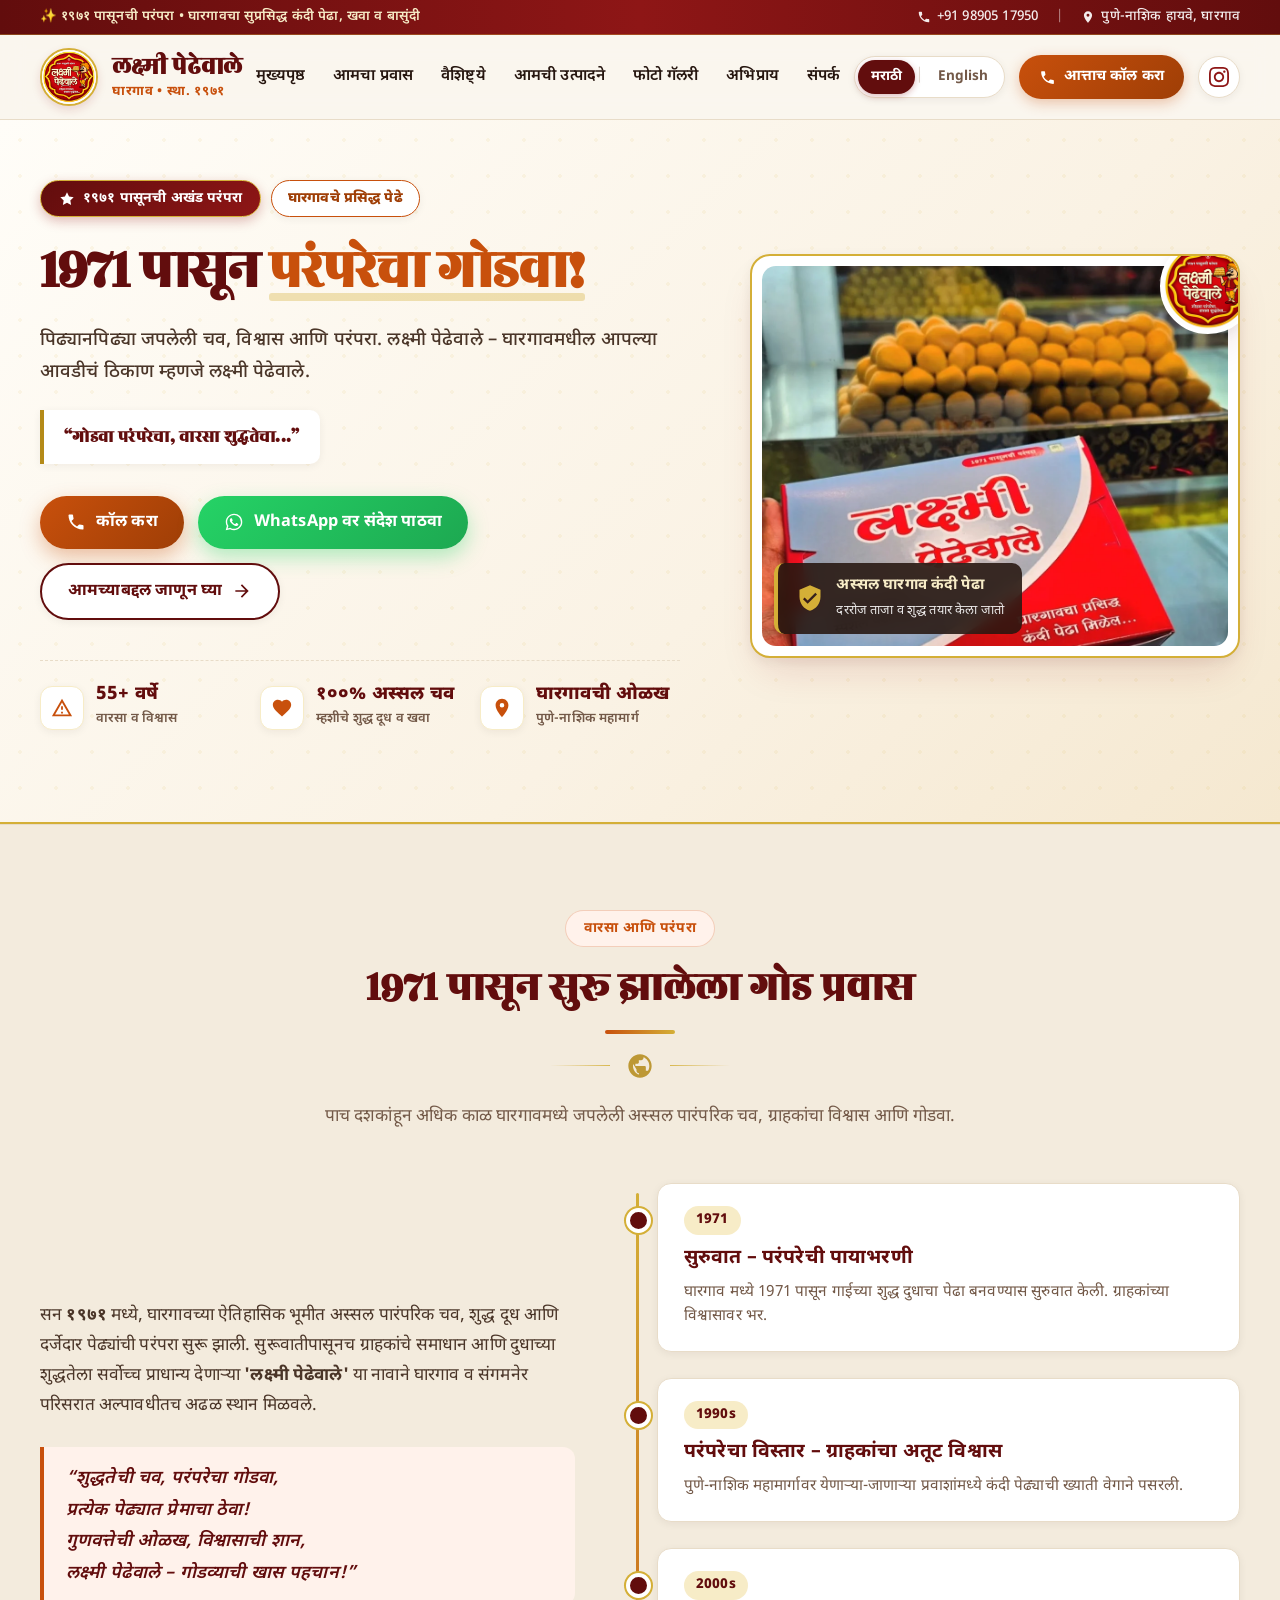
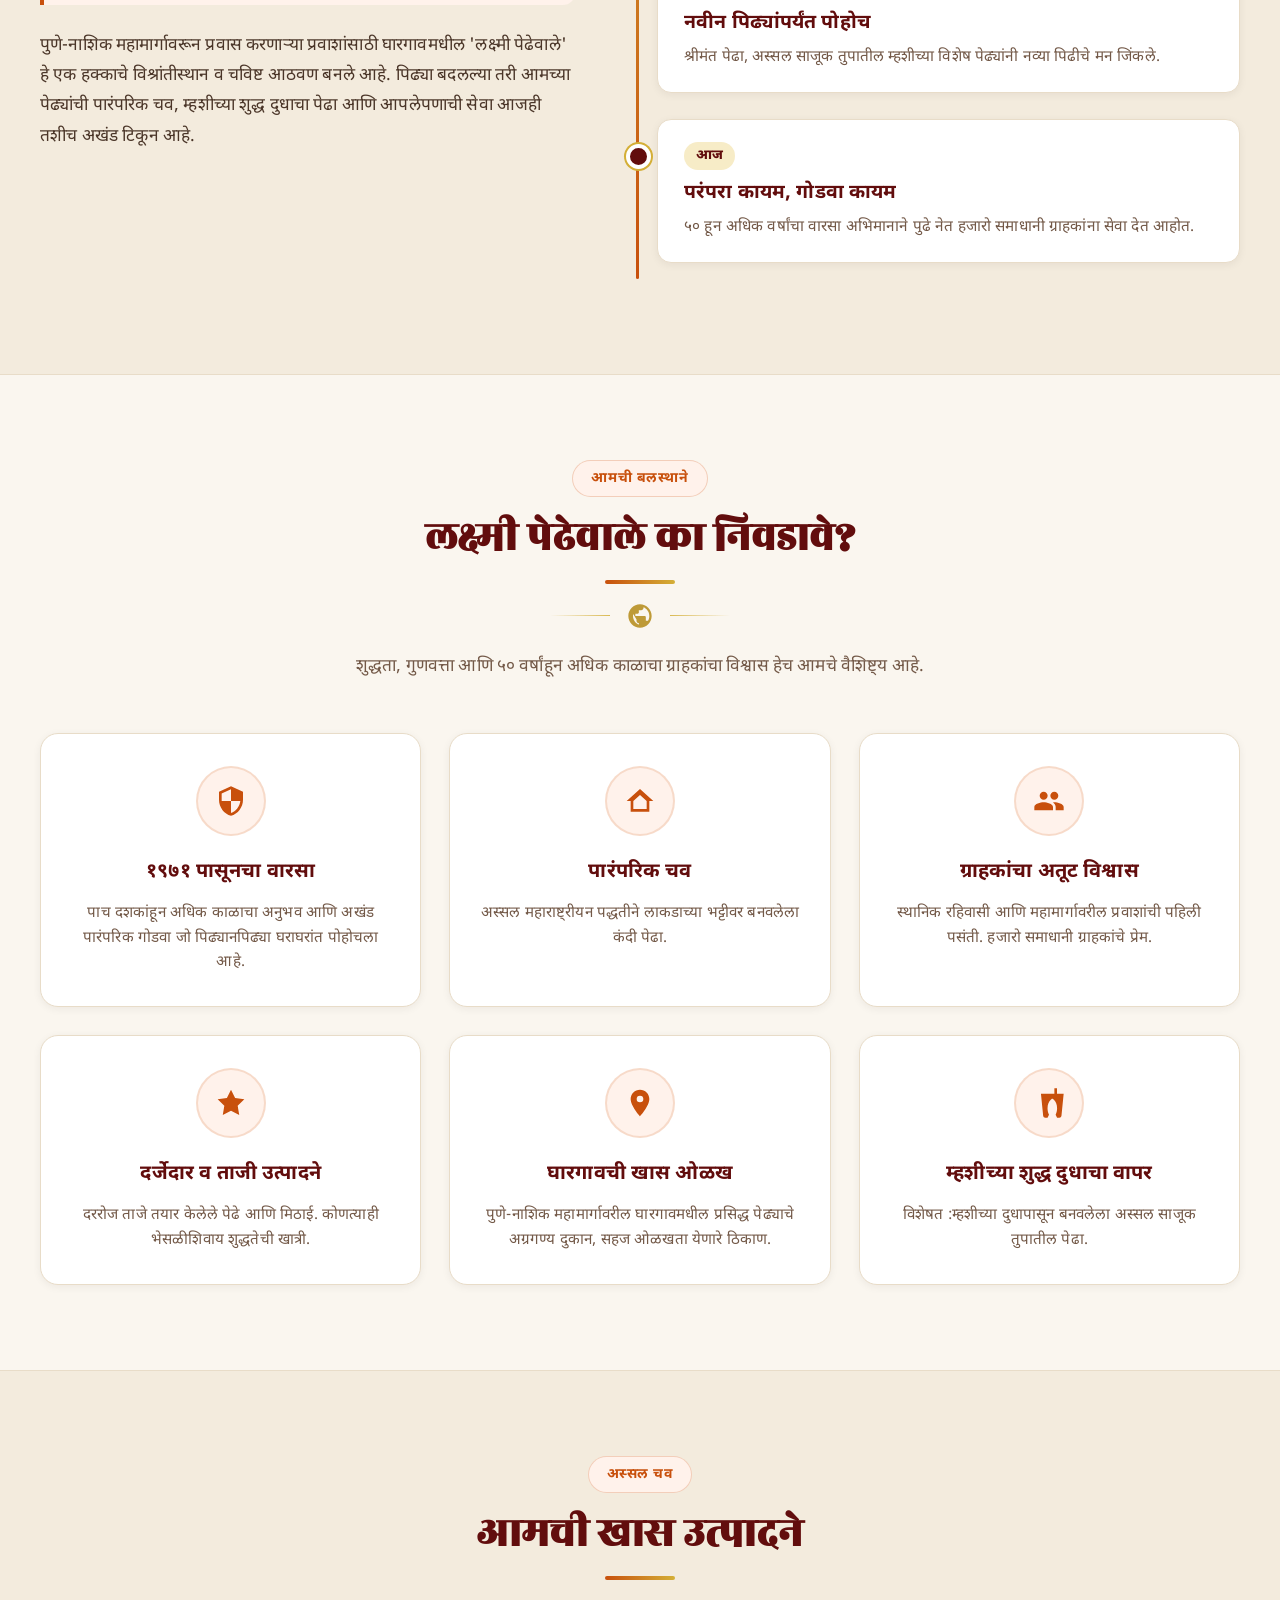
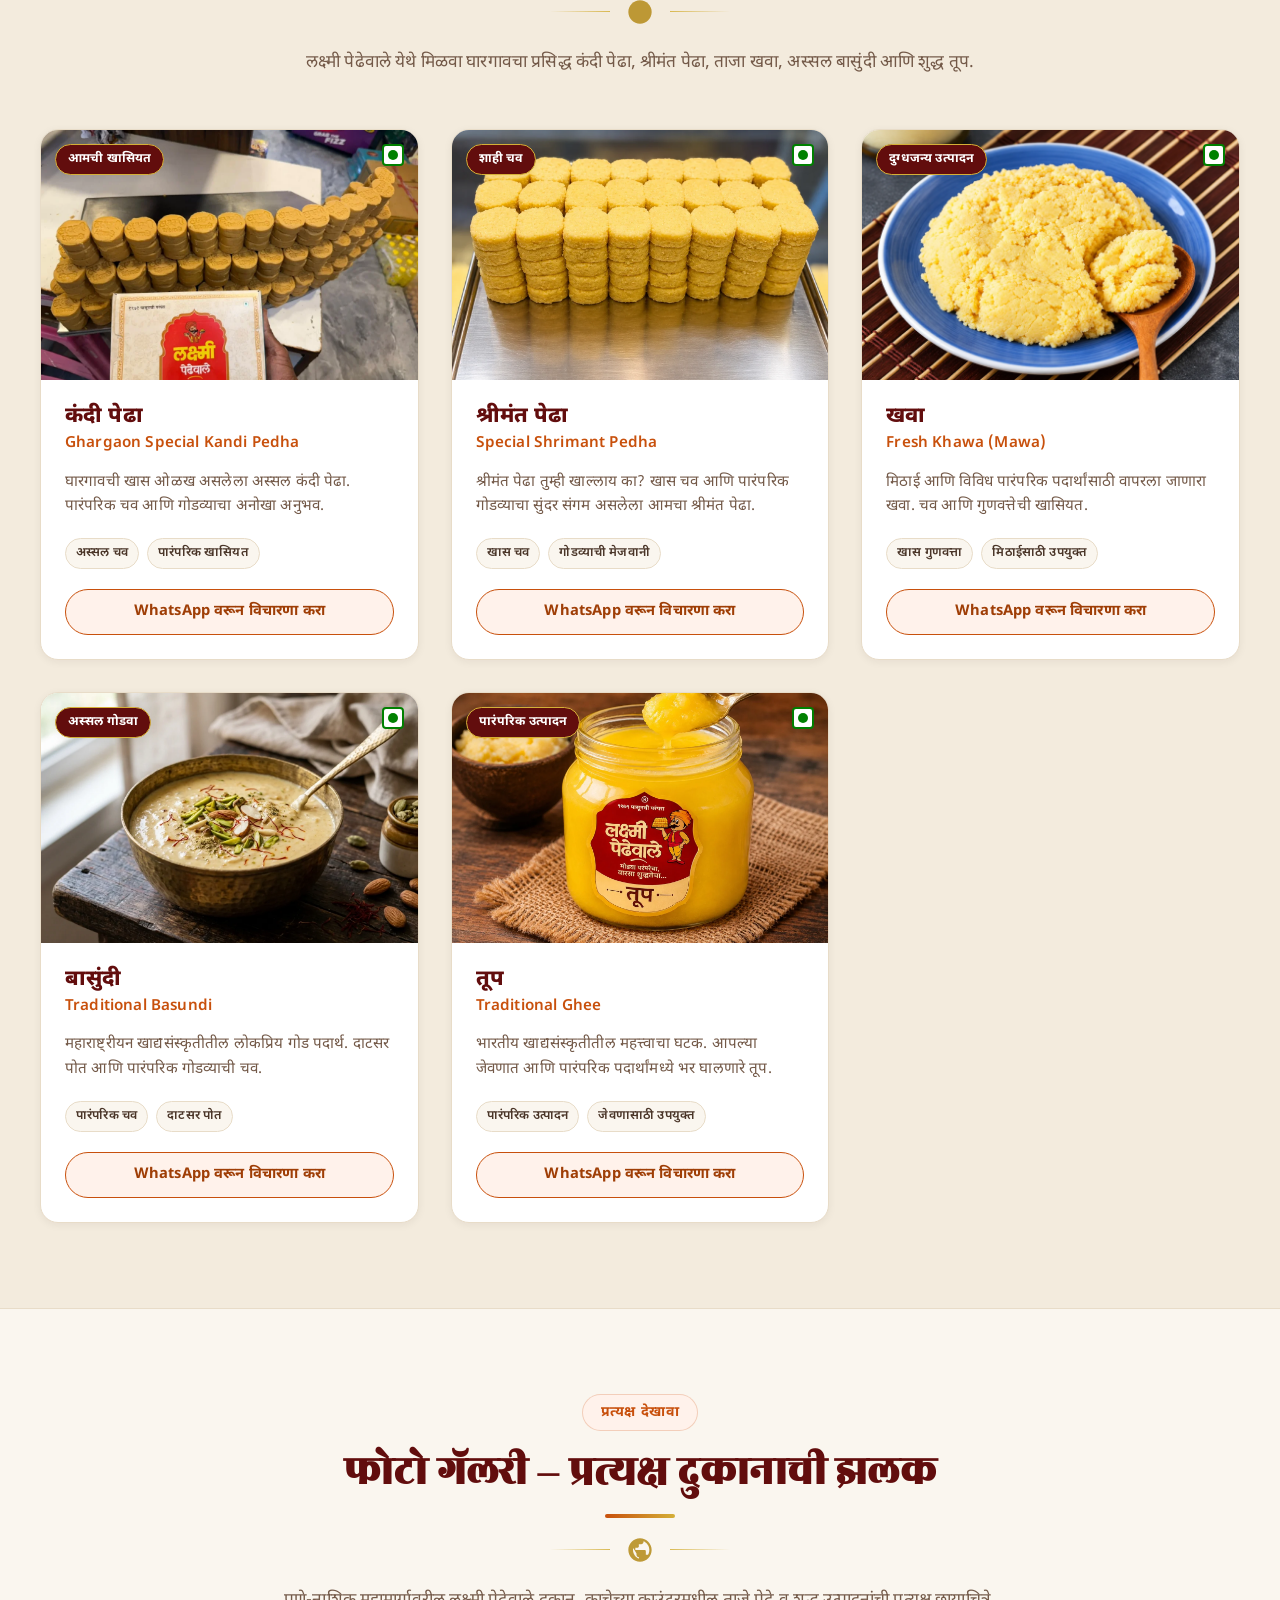
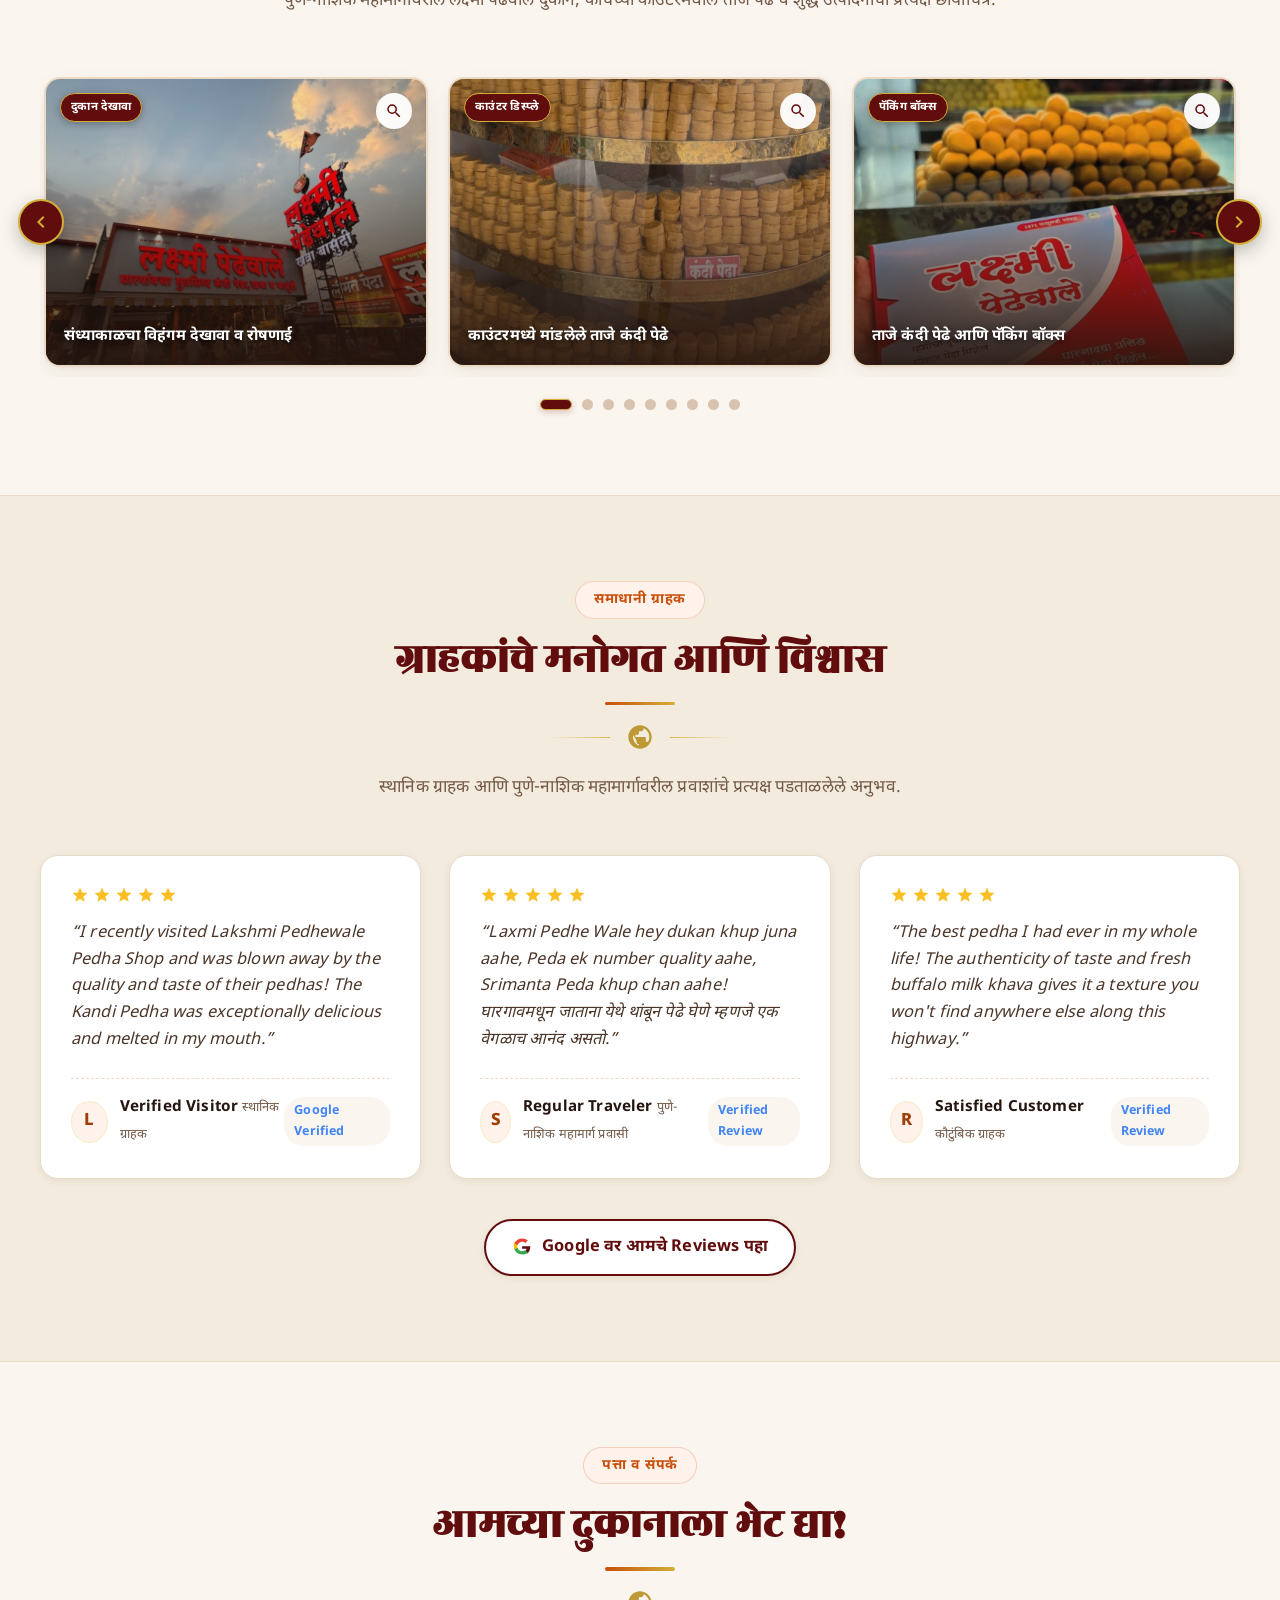
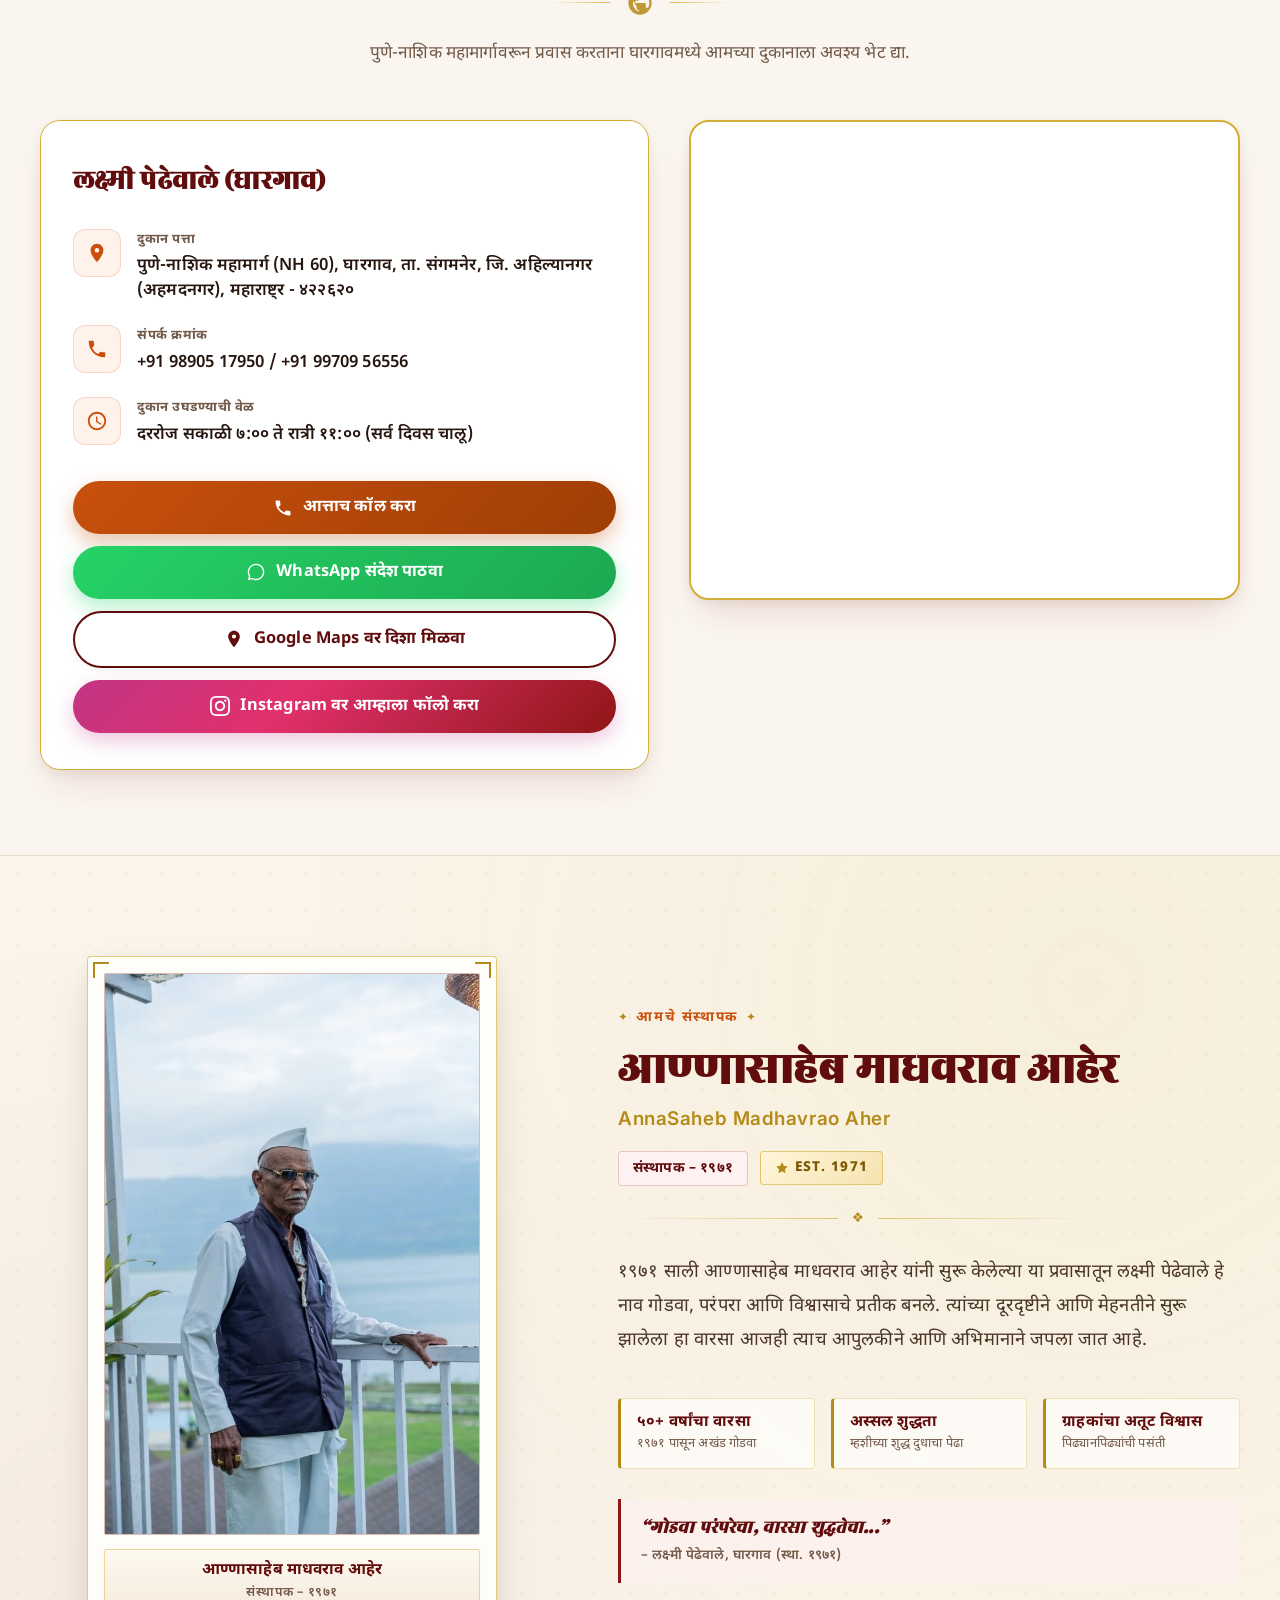
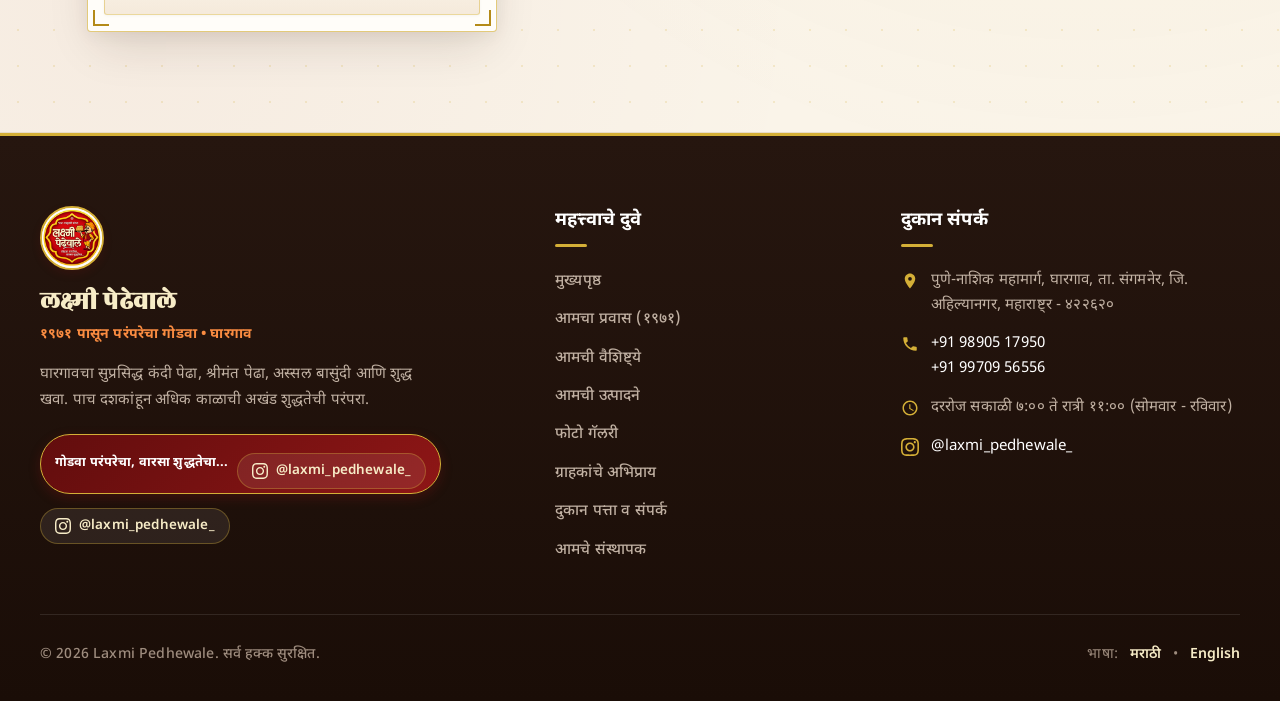
<file: index.html>
<!DOCTYPE html>
<html lang="mr" dir="ltr">

<head>
  <meta charset="UTF-8">
  <meta name="viewport" content="width=device-width, initial-scale=1.0">
  <title data-mr="लक्ष्मी पेढेवाले घारगाव | १९७१ पासूनचे प्रसिद्ध कंदी पेढे | संगमनेर, अहिल्यानगर"
    data-en="Laxmi Pedhewale Ghargaon | Famous Kandi Pedha Since 1971 | Sangamner, Ahilyanagar">लक्ष्मी पेढेवाले घारगाव
    | १९७१ पासूनचे प्रसिद्ध कंदी पेढे | संगमनेर, अहिल्यानगर</title>

  <!-- Primary SEO Meta Tags -->
  <meta name="description"
    content="लक्ष्मी पेढेवाले (Laxmi Pedhewale) – १९७१ पासून घारगाव, संगमनेर (पुणे-नाशिक हायवे) येथील सुप्रसिद्ध कंदी पेढे, म्हशीच्या दुधाचे स्पेशल पेढे, श्रीमंत पेढा, अस्सल बासुंदी आणि शुद्ध खवा. दर्जेदार पारंपरिक चव!">
  <meta name="author" content="Laxmi Pedhewale">
  <meta name="robots" content="index, follow">
  <link rel="canonical" href="https://www.laxmipedhewale.com/">

  <!-- Multilingual Hreflang SEO Tags -->
  <link rel="alternate" hreflang="mr-IN" href="https://www.laxmipedhewale.com/">
  <link rel="alternate" hreflang="mr" href="https://www.laxmipedhewale.com/">
  <link rel="alternate" hreflang="en-IN" href="https://www.laxmipedhewale.com/en/">
  <link rel="alternate" hreflang="en" href="https://www.laxmipedhewale.com/en/">
  <link rel="alternate" hreflang="x-default" href="https://www.laxmipedhewale.com/">

  <!-- Open Graph / Facebook / WhatsApp -->
  <meta property="og:type" content="business.business">
  <meta property="og:url" content="https://www.laxmipedhewale.com/">
  <meta property="og:title" content="लक्ष्मी पेढेवाले घारगाव | १९७१ पासूनचे प्रसिद्ध कंदी पेढे">
  <meta property="og:description"
    content="पिढ्यानपिढ्या जपलेली अस्सल पारंपरिक चव, विश्वास आणि गोडवा. घारगाव, संगमनेर (पुणे-नाशिक हायवे). आत्ताच कॉल करा किंवा WhatsApp करा.">
  <meta property="og:image" content="https://www.laxmipedhewale.com/assets/images/kandi-pedha-box.webp">
  <meta property="og:locale" content="mr_IN">
  <meta property="og:locale:alternate" content="en_IN">
  <meta property="og:site_name" content="लक्ष्मी पेढेवाले (Laxmi Pedhewale)">

  <!-- Twitter Card -->
  <meta name="twitter:card" content="summary_large_image">
  <meta name="twitter:title" content="लक्ष्मी पेढेवाले घारगाव – १९७१ पासून परंपरेचा गोडवा!">
  <meta name="twitter:description"
    content="घारगावचे सुप्रसिद्ध पारंपरिक पेढे. कंदी पेढा, म्हशीच्या दुधाचा स्पेशल पेढा, श्रीमंत पेढा, बासुंदी व खवा.">
  <meta name="twitter:image" content="https://www.laxmipedhewale.com/assets/images/kandi-pedha-box.webp">

  <!-- Mobile Theme & Favicon -->
  <meta name="theme-color" content="#8E1616">
  <link rel="icon" type="image/png" sizes="32x32" href="assets/images/favicon-32x32.png">
  <link rel="icon" type="image/png" sizes="192x192" href="assets/images/favicon.png">
  <link rel="apple-touch-icon" sizes="180x180" href="assets/images/apple-touch-icon.png">
  <link rel="manifest" href="site.webmanifest">

  <!-- Preconnect and Google Fonts -->
  <link rel="preconnect" href="https://fonts.googleapis.com">
  <link rel="preconnect" href="https://fonts.gstatic.com" crossorigin>
  <link rel="stylesheet"
    href="https://fonts.googleapis.com/css2?family=Inter:wght@400;500;600;700&family=Mukta:wght@400;500;600;700;800&family=Noto+Sans+Devanagari:wght@400;500;600;700;800&family=Rozha+One&family=Yatra+One&display=swap">

  <!-- Preload Critical Above-The-Fold Hero Image -->
  <link rel="preload" as="image" href="assets/images/kandi-pedha-box.webp" type="image/webp" fetchpriority="high">

  <!-- Stylesheet -->
  <link rel="stylesheet" href="assets/css/style.css">

  <!-- JSON-LD LocalBusiness Structured Data Schema -->
  <script type="application/ld+json">
  {
    "@context": "https://schema.org",
    "@type": "Bakery",
    "@id": "https://www.laxmipedhewale.com/#business",
    "name": "लक्ष्मी पेढेवाले (Laxmi Pedhewale)",
    "alternateName": ["Laxmi Pedha Center", "Laxmi Pedhe Wale Ghargaon", "Laxmi Petha Center"],
    "description": "Established in 1971, Laxmi Pedhewale is Ghargaon's most famous traditional sweet shop on Pune-Nashik Highway, renowned for authentic Kandi Pedha, Special Buffalo Milk Pedha, Shrimant Pedha, pure Khava and rich Basundi.",
    "foundingDate": "1971",
    "image": "https://www.laxmipedhewale.com/assets/images/brand-logo.webp",
    "logo": "https://www.laxmipedhewale.com/assets/images/brand-logo.webp",
    "url": "https://www.laxmipedhewale.com/",
    "telephone": "+919890517950",
    "priceRange": "₹₹",
    "servesCuisine": "Maharashtrian Sweets, Traditional Indian Confectionery",
    "address": {
      "@type": "PostalAddress",
      "streetAddress": "Pune - Nashik National Highway (NH 60)",
      "addressLocality": "Ghargaon, Sangamner",
      "addressRegion": "Maharashtra",
      "postalCode": "422620",
      "addressCountry": "IN"
    },
    "geo": {
      "@type": "GeoCoordinates",
      "latitude": 19.3875,
      "longitude": 74.0725
    },
    "openingHoursSpecification": [
      {
        "@type": "OpeningHoursSpecification",
        "dayOfWeek": ["Monday", "Tuesday", "Wednesday", "Thursday", "Friday", "Saturday", "Sunday"],
        "opens": "07:00",
        "closes": "23:00"
      }
    ],
    "sameAs": [
      "https://share.google/QgUC6UqEbVg8pcY6J",
      "https://www.instagram.com/laxmi_pedhewale_/"
    ],
    "hasOfferCatalog": {
      "@type": "OfferCatalog",
      "name": "लक्ष्मी पेढेवाले पारंपरिक मिठाई (Laxmi Pedhewale Traditional Sweets)",
      "itemListElement": [
        {
          "@type": "ListItem",
          "position": 1,
          "name": "घारगावचा सुप्रसिद्ध कंदी पेढा (Ghargaon Famous Kandi Pedha)",
          "description": "पारंपरिक मंद आचेवर आटवलेल्या खव्यापासून तयार केलेला अस्सल कंदी पेढा."
        },
        {
          "@type": "ListItem",
          "position": 2,
          "name": "म्हशीच्या दुधाचा स्पेशल पेढा (Special Buffalo Milk Pedha)",
          "description": "म्हशीच्या शुद्ध दुधापासून तयार केलेला दाणेदार व चविष्ट पेढा."
        },
        {
          "@type": "ListItem",
          "position": 3,
          "name": "श्रीमंत पेढा (Shrimant Pedha)",
          "description": "केशरयुक्त शाही पारंपरिक पद्धतीचा श्रीमंत पेढा."
        },
        {
          "@type": "ListItem",
          "position": 4,
          "name": "अस्सल बासुंदी (Authentic Basundi)",
          "description": "वेलची आणि सुकामेव्याने सजलेली पारंपरिक घट्ट बासुंदी."
        },
        {
          "@type": "ListItem",
          "position": 5,
          "name": "ताजा शुद्ध खवा (Pure Fresh Khava / Mawa)",
          "description": "१००% शुद्ध, ताजा व भेसळमुक्त खवा."
        },
        {
          "@type": "ListItem",
          "position": 6,
          "name": "अस्सल साजूक तूप (Traditional Pure Ghee)",
          "description": "पारंपरिक पद्धतीने तयार केलेले अस्सल व शुद्ध साजूक तूप."
        }
      ]
    }
  }
  </script>

  <!-- WebSite Schema -->
  <script type="application/ld+json">
  {
    "@context": "https://schema.org",
    "@type": "WebSite",
    "@id": "https://www.laxmipedhewale.com/#website",
    "url": "https://www.laxmipedhewale.com/",
    "name": "Laxmi Pedhewale",
    "alternateName": "लक्ष्मी पेढेवाले",
    "inLanguage": ["mr-IN", "en-IN"]
  }
  </script>
</head>

<body lang="mr" data-lang="mr">
  <!-- Accessibility: Skip to Main Content Link -->
  <a href="#home" class="skip-to-content" data-mr="मुख्य मजकुराकडे जा" data-en="Skip to main content">मुख्य मजकुराकडे जा</a>

  <!-- Top Announcement Bar -->
  <div class="top-bar">
    <div class="container top-bar-inner">
      <div class="top-bar-badge" data-mr="✨ १९७१ पासूनची परंपरा • घारगावचा सुप्रसिद्ध कंदी पेढा, खवा व बासुंदी"
        data-en="✨ Tradition Since 1971 • Ghargaon's Famous Kandi Pedha, Khava & Basundi">
        ✨ १९७१ पासूनची परंपरा • घारगावचा सुप्रसिद्ध कंदी पेढा, खवा व बासुंदी
      </div>
      <div class="top-bar-contact">
        <a href="tel:+919890517950" class="top-bar-link" title="Call Laxmi Pedhewale">
          <svg viewBox="0 0 24 24" width="14" height="14" fill="currentColor">
            <path
              d="M6.62 10.79a15.05 15.05 0 006.59 6.59l2.2-2.2a1 1 0 011.02-.24c1.12.37 2.33.57 3.57.57.55 0 1 .45 1 1V20a1 1 0 01-1 1c-9.39 0-17-7.61-17-17 0-.55.45-1 1-1h3.5a1 1 0 011 1c0 1.25.2 2.45.57 3.57.11.35.03.74-.25 1.02l-2.2 2.2z" />
          </svg>
          +91 98905 17950
        </a>
        <span style="opacity: 0.5;">|</span>
        <a href="https://maps.google.com/?q=Laxmi+Pedhewale+Ghargaon+Sangamner" target="_blank"
          rel="noopener noreferrer" class="top-bar-link" title="Shop Location">
          <svg viewBox="0 0 24 24" width="14" height="14" fill="currentColor">
            <path
              d="M12 2C8.13 2 5 5.13 5 9c0 5.25 7 13 7 13s7-7.75 7-13c0-3.87-3.13-7-7-7zm0 9.5a2.5 2.5 0 010-5 2.5 2.5 0 010 5z" />
          </svg>
          <span data-mr="पुणे-नाशिक हायवे, घारगाव" data-en="Pune-Nashik Highway, Ghargaon">पुणे-नाशिक हायवे,
            घारगाव</span>
        </a>
      </div>
    </div>
  </div>

  <!-- Main Sticky Header & Navigation -->
  <header class="site-header" id="siteHeader">
    <div class="container nav-container">
      <!-- Brand Identity -->
      <a href="#home" class="brand-identity" title="लक्ष्मी पेढेवाले – होम">
        <img src="assets/images/favicon.png" alt="लक्ष्मी पेढेवाले लोगो" class="brand-logo-img" width="58" height="58">
        <div class="brand-text">
          <span class="brand-name" data-mr="लक्ष्मी पेढेवाले" data-en="Laxmi Pedhewale">लक्ष्मी पेढेवाले</span>
          <span class="brand-subtitle" data-mr="घारगाव • स्था. १९७१" data-en="Ghargaon • Est. 1971">घारगाव • स्था.
            १९७१</span>
        </div>
      </a>

      <!-- Desktop & Mobile Nav Menu -->
      <nav class="nav-menu" id="navMenu" aria-label="मुख्य नेव्हिगेशन">
        <a href="#home" class="nav-link active" data-mr="मुख्यपृष्ठ" data-en="Home">मुख्यपृष्ठ</a>
        <a href="#heritage" class="nav-link" data-mr="आमचा प्रवास" data-en="Our Journey">आमचा प्रवास</a>
        <a href="#why-us" class="nav-link" data-mr="वैशिष्ट्ये" data-en="Why Us">वैशिष्ट्ये</a>
        <a href="#products" class="nav-link" data-mr="आमची उत्पादने" data-en="Products">आमची उत्पादने</a>
        <a href="#gallery" class="nav-link" data-mr="फोटो गॅलरी" data-en="Gallery">फोटो गॅलरी</a>
        <a href="#reviews" class="nav-link" data-mr="अभिप्राय" data-en="Reviews">अभिप्राय</a>
        <a href="#contact" class="nav-link" data-mr="संपर्क" data-en="Contact">संपर्क</a>
        <a href="https://www.instagram.com/laxmi_pedhewale_/" target="_blank" rel="noopener noreferrer"
          class="nav-link nav-link-instagram" title="Instagram वर आम्हाला फॉलो करा">
          <svg viewBox="0 0 24 24" width="18" height="18" fill="currentColor">
            <path
              d="M12 2.163c3.204 0 3.584.012 4.85.07 3.252.148 4.771 1.691 4.919 4.919.058 1.265.069 1.645.069 4.849 0 3.205-.012 3.584-.069 4.849-.149 3.225-1.664 4.771-4.919 4.919-1.266.058-1.644.07-4.85.07-3.204 0-3.584-.012-4.849-.07-3.26-.149-4.771-1.699-4.919-4.92-.058-1.265-.07-1.644-.07-4.849 0-3.204.013-3.583.07-4.849.149-3.227 1.664-4.771 4.919-4.919 1.266-.057 1.645-.069 4.849-.069zm0-2.163c-3.259 0-3.667.014-4.947.072-4.358.2-6.78 2.618-6.98 6.98-.059 1.281-.073 1.689-.073 4.948 0 3.259.014 3.668.072 4.948.2 4.358 2.618 6.78 6.98 6.98 1.281.058 1.689.072 4.948.072 3.259 0 3.668-.014 4.948-.072 4.354-.2 6.782-2.618 6.979-6.98.059-1.28.073-1.689.073-4.948 0-3.259-.014-3.667-.072-4.947-.196-4.354-2.617-6.78-6.979-6.98-1.281-.059-1.69-.073-4.949-.073zm0 5.838c-3.403 0-6.162 2.759-6.162 6.162s2.759 6.163 6.162 6.163 6.162-2.759 6.162-6.163c0-3.403-2.759-6.162-6.162-6.162zm0 10.162c-2.209 0-4-1.79-4-4 0-2.209 1.791-4 4-4s4 1.791 4 4c0 2.21-1.791 4-4 4zm6.406-11.845c-.796 0-1.441.645-1.441 1.44s.645 1.44 1.441 1.44c.795 0 1.439-.645 1.439-1.44s-.644-1.44-1.439-1.44z" />
          </svg>
          <span>Instagram (@laxmi_pedhewale_)</span>
        </a>
      </nav>

      <!-- Right Actions: Language Switcher & Call Button -->
      <div class="nav-actions">
        <!-- Language Switcher: मराठी | English -->
        <div class="lang-switcher" aria-label="भाषा निवडा / Language Switcher">
          <button type="button" class="lang-btn active" data-lang-btn="mr" aria-label="मराठी भाषा">मराठी</button>
          <span style="color: #D1C4B7; font-weight: 300;">|</span>
          <button type="button" class="lang-btn" data-lang-btn="en" aria-label="English Language">English</button>
        </div>

        <!-- Prominent Desktop CTA -->
        <a href="tel:+919890517950" class="btn-header-call" title="कॉल करा">
          <svg viewBox="0 0 24 24">
            <path
              d="M6.62 10.79a15.05 15.05 0 006.59 6.59l2.2-2.2a1 1 0 011.02-.24c1.12.37 2.33.57 3.57.57.55 0 1 .45 1 1V20a1 1 0 01-1 1c-9.39 0-17-7.61-17-17 0-.55.45-1 1-1h3.5a1 1 0 011 1c0 1.25.2 2.45.57 3.57.11.35.03.74-.25 1.02l-2.2 2.2z" />
          </svg>
          <span data-mr="आत्ताच कॉल करा" data-en="Call Now">आत्ताच कॉल करा</span>
        </a>

        <!-- Instagram Header Icon Link -->
        <a href="https://www.instagram.com/laxmi_pedhewale_/" target="_blank" rel="noopener noreferrer"
          class="btn-header-instagram" aria-label="Instagram वर आम्हाला फॉलो करा"
          title="Instagram वर आम्हाला फॉलो करा (@laxmi_pedhewale_)">
          <svg viewBox="0 0 24 24">
            <path
              d="M12 2.163c3.204 0 3.584.012 4.85.07 3.252.148 4.771 1.691 4.919 4.919.058 1.265.069 1.645.069 4.849 0 3.205-.012 3.584-.069 4.849-.149 3.225-1.664 4.771-4.919 4.919-1.266.058-1.644.07-4.85.07-3.204 0-3.584-.012-4.849-.07-3.26-.149-4.771-1.699-4.919-4.92-.058-1.265-.07-1.644-.07-4.849 0-3.204.013-3.583.07-4.849.149-3.227 1.664-4.771 4.919-4.919 1.266-.057 1.645-.069 4.849-.069zm0-2.163c-3.259 0-3.667.014-4.947.072-4.358.2-6.78 2.618-6.98 6.98-.059 1.281-.073 1.689-.073 4.948 0 3.259.014 3.668.072 4.948.2 4.358 2.618 6.78 6.98 6.98 1.281.058 1.689.072 4.948.072 3.259 0 3.668-.014 4.948-.072 4.354-.2 6.782-2.618 6.979-6.98.059-1.28.073-1.689.073-4.948 0-3.259-.014-3.667-.072-4.947-.196-4.354-2.617-6.78-6.979-6.98-1.281-.059-1.69-.073-4.949-.073zm0 5.838c-3.403 0-6.162 2.759-6.162 6.162s2.759 6.163 6.162 6.163 6.162-2.759 6.162-6.163c0-3.403-2.759-6.162-6.162-6.162zm0 10.162c-2.209 0-4-1.79-4-4 0-2.209 1.791-4 4-4s4 1.791 4 4c0 2.21-1.791 4-4 4zm6.406-11.845c-.796 0-1.441.645-1.441 1.44s.645 1.44 1.441 1.44c.795 0 1.439-.645 1.439-1.44s-.644-1.44-1.439-1.44z" />
          </svg>
        </a>

        <!-- Mobile Hamburger Toggle -->
        <button type="button" class="mobile-toggle" id="mobileToggle" aria-label="मेनू उघडा / बंद करा"
          aria-expanded="false">
          <span></span>
          <span></span>
          <span></span>
        </button>
      </div>
    </div>
  </header>

  <!-- ==========================================================================
       Hero Section
       ========================================================================== -->
  <section class="hero-section" id="home">
    <div class="hero-pattern-bg"></div>
    <div class="container">
      <div class="hero-grid">
        <!-- Left Content Column -->
        <div class="hero-content">
          <div class="hero-badge-wrap">
            <span class="hero-badge-heritage">
              <svg viewBox="0 0 24 24" width="16" height="16" fill="currentColor">
                <path
                  d="M12 2l3.09 6.26L22 9.27l-5 4.87 1.18 6.88L12 17.77l-6.18 3.25L7 14.14 2 9.27l6.91-1.01L12 2z" />
              </svg>
              <span data-mr="१९७१ पासूनची अखंड परंपरा" data-en="Unbroken Heritage Since 1971">१९७१ पासूनची अखंड
                परंपरा</span>
            </span>
            <span class="hero-badge-rank" data-mr="घारगावचे प्रसिद्ध पेढे" data-en="Ghargaon's Famous Pedha">
              घारगावचे प्रसिद्ध पेढे
            </span>
          </div>

          <h1 class="hero-heading" data-mr="१९७१ पासून <span class='highlight'>परंपरेचा गोडवा!</span>"
            data-en="Sweetness of <span class='highlight'>Tradition Since 1971!</span>">
            १९७१ पासून <span class="highlight">परंपरेचा गोडवा!</span>
          </h1>

          <p class="hero-subtext"
            data-mr="पिढ्यानपिढ्या जपलेली चव, विश्वास आणि परंपरा. लक्ष्मी पेढेवाले – घारगावमधील आपल्या आवडीचं ठिकाण म्हणजे लक्ष्मी पेढेवाले."
            data-en="Taste, trust and tradition preserved across generations. Laxmi Pedhewale – your favourite destination in Ghargaon.">
            पिढ्यानपिढ्या जपलेली चव, विश्वास आणि परंपरा. लक्ष्मी पेढेवाले – घारगावमधील आपल्या आवडीचं ठिकाण म्हणजे
            लक्ष्मी पेढेवाले.
          </p>

          <!-- Official Slogan Box -->
          <div class="hero-slogan-box">
            <span class="hero-slogan-quote" data-mr="&ldquo;गोडवा परंपरेचा, वारसा शुद्धतेचा...&rdquo;"
              data-en="&ldquo;Sweetness of tradition, legacy of purity...&rdquo;">
              &ldquo;गोडवा परंपरेचा, वारसा शुद्धतेचा...&rdquo;
            </span>
          </div>

          <!-- Hero Action Buttons -->
          <div class="hero-cta-group">
            <a href="tel:+919890517950" class="btn btn-primary" title="आत्ताच कॉल करा">
              <svg viewBox="0 0 24 24">
                <path
                  d="M6.62 10.79a15.05 15.05 0 006.59 6.59l2.2-2.2a1 1 0 011.02-.24c1.12.37 2.33.57 3.57.57.55 0 1 .45 1 1V20a1 1 0 01-1 1c-9.39 0-17-7.61-17-17 0-.55.45-1 1-1h3.5a1 1 0 011 1c0 1.25.2 2.45.57 3.57.11.35.03.74-.25 1.02l-2.2 2.2z" />
              </svg>
              <span data-mr="कॉल करा" data-en="Call Now">कॉल करा</span>
            </a>

            <a href="https://wa.me/919890517950?text=%E0%A4%A8%E0%A4%AE%E0%A4%B8%E0%A5%8D%E0%A4%95%E0%A4%BE%E0%A4%B0%2C%20%E0%A4%AE%E0%A4%B2%E0%A4%BE%20%E0%A4%B2%E0%A4%95%E0%A5%8D%E0%A4%97%E0%A5%8D%E0%A4%AE%E0%A5%80%20%E0%A4%AA%E0%A5%87%E0%A4%A2%E0%A5%87%E0%A4%B5%E0%A4%BE%E0%A4%B2%E0%A5%87%20%E0%A4%AF%E0%A5%87%E0%A4%A5%E0%A5%80%E0%A4%B2%20%E0%A4%AA%E0%A5%87%E0%A4%A2%E0%A5%8D%E0%A4%AF%E0%A4%BE%E0%A4%82%E0%A4%AC%E0%A4%A6%E0%A5%8D%E0%A4%A6%E0%A4%B2%20%E0%A4%AE%E0%A4%BE%E0%A4%B9%E0%A4%BF%E0%A4%A4%E0%A5%80%20%E0%A4%B9%E0%A4%B5%E0%A5%80%20%E0%A4%86%E0%A4%B9%E0%A5%87."
              target="_blank" rel="noopener noreferrer" class="btn btn-whatsapp btn-wa-dynamic"
              title="WhatsApp वर संदेश पाठवा">
              <svg viewBox="0 0 24 24">
                <path
                  d="M12.04 2c-5.46 0-9.91 4.45-9.91 9.91 0 1.75.46 3.45 1.32 4.95L2.05 22l5.25-1.38c1.45.79 3.08 1.21 4.74 1.21 5.46 0 9.91-4.45 9.91-9.91 0-2.65-1.03-5.14-2.9-7.01A9.816 9.816 0 0012.04 2zM12.05 20.2c-1.48 0-2.93-.4-4.2-1.15l-.3-.18-3.12.82.83-3.04-.2-.31a8.214 8.214 0 01-1.26-4.38c0-4.54 3.7-8.24 8.24-8.24 2.2 0 4.27.86 5.82 2.42a8.18 8.18 0 012.41 5.83c.02 4.54-3.68 8.23-8.22 8.23zm4.52-6.16c-.25-.12-1.47-.72-1.69-.81-.23-.08-.39-.12-.56.12-.17.25-.64.81-.79.97-.14.17-.29.19-.54.06-.25-.12-1.05-.39-1.99-1.23-.74-.66-1.23-1.47-1.38-1.72-.14-.25-.02-.38.11-.51.11-.11.25-.29.37-.43.12-.15.17-.25.25-.42.08-.17.04-.31-.02-.44-.06-.12-.56-1.34-.76-1.84-.2-.48-.41-.42-.56-.43h-.48c-.17 0-.44.06-.66.31-.23.25-.88.86-.88 2.1 0 1.24.9 2.44 1.03 2.61.12.17 1.77 2.7 4.28 3.79.6.26 1.07.41 1.43.53.6.19 1.15.16 1.58.1.48-.07 1.47-.6 1.68-1.18.21-.58.21-1.07.15-1.18-.07-.12-.23-.19-.48-.31z" />
              </svg>
              <span data-mr="WhatsApp वर संदेश पाठवा" data-en="WhatsApp Message">WhatsApp वर संदेश पाठवा</span>
            </a>

            <a href="#heritage" class="btn btn-outline" title="आमच्याबद्दल जाणून घ्या">
              <span data-mr="आमच्याबद्दल जाणून घ्या" data-en="Our Story">आमच्याबद्दल जाणून घ्या</span>
              <svg viewBox="0 0 24 24">
                <path d="M12 4l-1.41 1.41L16.17 11H4v2h12.17l-5.58 5.59L12 20l8-8z" />
              </svg>
            </a>
          </div>

          <!-- Trust Badges -->
          <div class="hero-trust-bar">
            <div class="trust-item">
              <div class="trust-icon-box">
                <svg viewBox="0 0 24 24">
                  <path d="M12 2L1 21h22L12 2zm0 3.99L19.53 19H4.47L12 5.99zM11 16h2v2h-2zm0-6h2v4h-2z" />
                </svg>
              </div>
              <div class="trust-text">
                <strong data-mr="55+ वर्षे" data-en="55+ Years">55+ वर्षे</strong>
                <span data-mr="वारसा व विश्वास" data-en="Legacy & Trust">वारसा व विश्वास</span>
              </div>
            </div>

            <div class="trust-item">
              <div class="trust-icon-box">
                <svg viewBox="0 0 24 24">
                  <path
                    d="M12 21.35l-1.45-1.32C5.4 15.36 2 12.28 2 8.5 2 5.42 4.42 3 7.5 3c1.74 0 3.41.81 4.5 2.09C13.09 3.81 14.76 3 16.5 3 19.58 3 22 5.42 22 8.5c0 3.78-3.4 6.86-8.55 11.54L12 21.35z" />
                </svg>
              </div>
              <div class="trust-text">
                <strong data-mr="१००% अस्सल चव" data-en="100% Authentic">१००% अस्सल चव</strong>
                <span data-mr="म्हशीचे शुद्ध दूध व खवा" data-en="Pure Milk & Khava">म्हशीचे शुद्ध दूध व खवा</span>
              </div>
            </div>

            <div class="trust-item">
              <div class="trust-icon-box">
                <svg viewBox="0 0 24 24">
                  <path
                    d="M12 2C8.13 2 5 5.13 5 9c0 5.25 7 13 7 13s7-7.75 7-13c0-3.87-3.13-7-7-7zm0 9.5a2.5 2.5 0 010-5 2.5 2.5 0 010 5z" />
                </svg>
              </div>
              <div class="trust-text">
                <strong data-mr="घारगावची ओळख" data-en="Highway Landmark">घारगावची ओळख</strong>
                <span data-mr="पुणे-नाशिक महामार्ग" data-en="Pune-Nashik Highway">पुणे-नाशिक महामार्ग</span>
              </div>
            </div>
          </div>
        </div>

        <!-- Right Visual Showcase Column -->
        <div class="hero-visual">
          <div class="hero-main-card">
            <img src="assets/images/kandi-pedha-box.webp"
              alt="लक्ष्मी पेढेवाले घारगावचे प्रसिद्ध कंदी पेढे आणि पॅकिंग बॉक्स" class="hero-image" width="600"
              height="380" fetchpriority="high">

            <div class="hero-floating-badge">
              <svg viewBox="0 0 24 24" width="28" height="28" fill="var(--color-gold)">
                <path
                  d="M12 1L3 5v6c0 5.55 3.84 10.74 9 12 5.16-1.26 9-6.45 9-12V5l-9-4zm-2 16l-4-4 1.41-1.41L10 14.17l6.59-6.59L18 9l-8 8z" />
              </svg>
              <div>
                <strong data-mr="अस्सल घारगाव कंदी पेढा" data-en="Original Ghargaon Kandi Pedha">अस्सल घारगाव कंदी
                  पेढा</strong>
                <span data-mr="दररोज ताजा व शुद्ध तयार केला जातो"
                  data-en="Freshly prepared daily with pure ingredients">दररोज ताजा व शुद्ध तयार केला जातो</span>
              </div>
            </div>

            <!-- Official Mascot Seal Stamp -->
            <div class="hero-logo-stamp" title="लक्ष्मी पेढेवाले ब्रँड एम्ब्लेम">
              <img src="assets/images/favicon.png" alt="लक्ष्मी पेढेवाले ब्रँड एम्ब्लेम" width="96" height="96">
            </div>
          </div>
        </div>
      </div>
    </div>
  </section>

  <!-- ==========================================================================
       Our Heritage Section – Since 1971 (आमचा प्रवास)
       ========================================================================== -->
  <section class="section section-alt" id="heritage">
    <div class="container">
      <div class="section-header">
        <span class="section-badge" data-mr="वारसा आणि परंपरा" data-en="Heritage & Legacy">वारसा आणि परंपरा</span>
        <h2 class="section-title" data-mr="१९७१ पासून सुरू झालेला गोड प्रवास" data-en="A Sweet Journey Since 1971">
          १९७१ पासून सुरू झालेला गोड प्रवास
        </h2>
        <div class="motif-divider">
          <svg class="motif-icon" viewBox="0 0 24 24">
            <path
              d="M12 2C6.48 2 2 6.48 2 12s4.48 10 10 10 10-4.48 10-10S17.52 2 12 2zm1 17.93c-3.95-.49-7-3.85-7-7.93 0-.62.08-1.21.21-1.79L9 15v1c0 1.1.9 2 2 2v1.93zm6.9-2.54c-.26-.81-1-1.39-1.9-1.39h-1v-3c0-.55-.45-1-1-1H8v-2h2c.55 0 1-.45 1-1V7h2c1.1 0 2-.9 2-2v-.41c2.93 1.19 5 4.06 5 7.41 0 2.08-.8 3.97-2.1 5.39z" />
          </svg>
        </div>
        <p class="section-desc"
          data-mr="पाच दशकांहून अधिक काळ घारगावमध्ये जपलेली अस्सल पारंपरिक चव, ग्राहकांचा विश्वास आणि गोडवा."
          data-en="More than five decades of preserving authentic traditional taste, customer trust, and sweetness in Ghargaon.">
          पाच दशकांहून अधिक काळ घारगावमध्ये जपलेली अस्सल पारंपरिक चव, ग्राहकांचा विश्वास आणि गोडवा.
        </p>
      </div>

      <div class="heritage-grid">
        <!-- Storytelling Narrative Column -->
        <div class="heritage-story-content">
          <p data-mr="सन <strong>१९७१</strong> मध्ये, घारगावच्या ऐतिहासिक भूमीत अस्सल पारंपरिक चव, शुद्ध दूध आणि दर्जेदार पेढ्यांची परंपरा सुरू झाली. सुरूवातीपासूनच ग्राहकांचे समाधान आणि दुधाच्या शुद्धतेला सर्वोच्च प्राधान्य देणाऱ्या <strong>'लक्ष्मी पेढेवाले'</strong> या नावाने घारगाव व संगमनेर परिसरात अल्पावधीतच अढळ स्थान मिळवले."
            data-en="In the year <strong>1971</strong>, in the historic soil of Ghargaon, began the journey of authentic traditional taste, pure milk, and high-quality pedhas. Prioritizing customer satisfaction and dairy purity above all, <strong>'Laxmi Pedhewale'</strong> quickly earned an enduring reputation across Ghargaon and Sangamner.">
            सन <strong>१९७१</strong> मध्ये, घारगावच्या ऐतिहासिक भूमीत अस्सल पारंपरिक चव, शुद्ध दूध आणि दर्जेदार
            पेढ्यांची परंपरा सुरू झाली. सुरूवातीपासूनच ग्राहकांचे समाधान आणि दुधाच्या शुद्धतेला सर्वोच्च प्राधान्य
            देणाऱ्या <strong>'लक्ष्मी पेढेवाले'</strong> या नावाने घारगाव व संगमनेर परिसरात अल्पावधीतच अढळ स्थान मिळवले.
          </p>

          <div class="heritage-highlight-quote"
            data-mr="&ldquo;शुद्धतेची चव, परंपरेचा गोडवा,<br>प्रत्येक पेढ्यात प्रेमाचा ठेवा!<br>गुणवत्तेची ओळख, विश्वासाची शान,<br>लक्ष्मी पेढेवाले – गोडव्याची खास पहचान!&rdquo;"
            data-en="&ldquo;The taste of purity, the sweetness of tradition,<br>A touch of love in every pedha!<br>The hallmark of quality, the pride of trust,<br>Laxmi Pedhewale – the true essence of sweetness!&rdquo;">

            &ldquo;शुद्धतेची चव, परंपरेचा गोडवा,<br>
            प्रत्येक पेढ्यात प्रेमाचा ठेवा!<br>
            गुणवत्तेची ओळख, विश्वासाची शान,<br>
            लक्ष्मी पेढेवाले – गोडव्याची खास पहचान!&rdquo;

          </div>

          <p data-mr="पुणे-नाशिक महामार्गावरून प्रवास करणाऱ्या प्रवाशांसाठी घारगावमधील 'लक्ष्मी पेढेवाले' हे एक हक्काचे विश्रांतीस्थान व चविष्ट आठवण बनले आहे. पिढ्या बदलल्या तरी आमच्या पेढ्यांची पारंपरिक चव, म्हशीच्या शुद्ध दुधाचा पेढा आणि आपलेपणाची सेवा आजही तशीच अखंड टिकून आहे."
            data-en="For travelers traversing the Pune-Nashik National Highway, 'Laxmi Pedhewale' in Ghargaon has become a beloved stop and sweet tradition. While generations have passed, our traditional recipes, pure buffalo milk pedhas, and warm hospitality remain unchanged.">
            पुणे-नाशिक महामार्गावरून प्रवास करणाऱ्या प्रवाशांसाठी घारगावमधील 'लक्ष्मी पेढेवाले' हे एक हक्काचे
            विश्रांतीस्थान व चविष्ट आठवण बनले आहे. पिढ्या बदलल्या तरी आमच्या पेढ्यांची पारंपरिक चव, म्हशीच्या शुद्ध
            दुधाचा पेढा आणि आपलेपणाची सेवा आजही तशीच अखंड टिकून आहे.
          </p>
        </div>

        <!-- Illustrative Timeline Column -->
        <div class="timeline-wrap">
          <div class="timeline-card">
            <span class="timeline-node"></span>
            <span class="timeline-year-tag">1971</span>
            <h3 data-mr="सुरुवात – परंपरेची पायाभरणी" data-en="The Beginning – Laying the Foundation">सुरुवात – परंपरेची
              पायाभरणी</h3>
            <p data-mr="घारगाव मध्ये 1971 पासून गाईच्या शुद्ध दुधाचा पेढा बनवण्यास सुरुवात केली. ग्राहकांच्या विश्वासावर भर."
              data-en="Started crafting traditional pedhas using pure cow's milk in Ghargaon in 1971, building on customer trust.">
              घारगाव मध्ये 1971 पासून गाईच्या शुद्ध दुधाचा पेढा बनवण्यास सुरुवात केली. ग्राहकांच्या विश्वासावर भर.</p>
          </div>

          <div class="timeline-card">
            <span class="timeline-node"></span>
            <span class="timeline-year-tag">1990s</span>
            <h3 data-mr="परंपरेचा विस्तार – ग्राहकांचा अतूट विश्वास" data-en="Growing Heritage – Deepening Trust">
              परंपरेचा विस्तार – ग्राहकांचा अतूट विश्वास</h3>
            <p data-mr="पुणे-नाशिक महामार्गावर येणाऱ्या-जाणाऱ्या प्रवाशांमध्ये कंदी पेढ्याची ख्याती वेगाने पसरली."
              data-en="Reputation of our Kandi Pedha spread widely among travelers along the Pune-Nashik highway route.">
              पुणे-नाशिक महामार्गावर येणाऱ्या-जाणाऱ्या प्रवाशांमध्ये कंदी पेढ्याची ख्याती वेगाने पसरली.</p>
          </div>

          <div class="timeline-card">
            <span class="timeline-node"></span>
            <span class="timeline-year-tag">2000s</span>
            <h3 data-mr="नवीन पिढ्यांपर्यंत पोहोच" data-en="Reaching New Generations">नवीन पिढ्यांपर्यंत पोहोच</h3>
            <p data-mr="श्रीमंत पेढा, अस्सल साजूक तुपातील म्हशीच्या विशेष पेढ्यांनी नव्या पिढीचे मन जिंकले."
              data-en="Shrimant Pedha and special buffalo milk pedhas crafted in pure desi ghee won over the hearts of the new generation.">
              श्रीमंत पेढा, अस्सल साजूक तुपातील म्हशीच्या विशेष पेढ्यांनी नव्या पिढीचे मन जिंकले.</p>
          </div>

          <div class="timeline-card">
            <span class="timeline-node"></span>
            <span class="timeline-year-tag" data-mr="आज" data-en="Today">आज</span>
            <h3 data-mr="परंपरा कायम, गोडवा कायम" data-en="Continuing the Legacy of Sweetness">परंपरा कायम, गोडवा कायम
            </h3>
            <p data-mr="५० हून अधिक वर्षांचा वारसा अभिमानाने पुढे नेत हजारो समाधानी ग्राहकांना सेवा देत आहोत."
              data-en="Proudly continuing a five-decade legacy, serving thousands of satisfied families and travelers.">
              ५० हून अधिक वर्षांचा वारसा अभिमानाने पुढे नेत हजारो समाधानी ग्राहकांना सेवा देत आहोत.</p>
          </div>
        </div>
      </div>
    </div>
  </section>

  <!-- ==========================================================================
       Why Choose Laxmi Pedhewale Section (आमची वैशिष्ट्ये)
       ========================================================================== -->
  <section class="section" id="why-us">
    <div class="container">
      <div class="section-header">
        <span class="section-badge" data-mr="आमची बलस्थाने" data-en="Our Strengths">आमची बलस्थाने</span>
        <h2 class="section-title" data-mr="लक्ष्मी पेढेवाले का निवडावे?" data-en="Why Choose Laxmi Pedhewale?">
          लक्ष्मी पेढेवाले का निवडावे?
        </h2>
        <div class="motif-divider">
          <svg class="motif-icon" viewBox="0 0 24 24">
            <path
              d="M12 2C6.48 2 2 6.48 2 12s4.48 10 10 10 10-4.48 10-10S17.52 2 12 2zm1 17.93c-3.95-.49-7-3.85-7-7.93 0-.62.08-1.21.21-1.79L9 15v1c0 1.1.9 2 2 2v1.93zm6.9-2.54c-.26-.81-1-1.39-1.9-1.39h-1v-3c0-.55-.45-1-1-1H8v-2h2c.55 0 1-.45 1-1V7h2c1.1 0 2-.9 2-2v-.41c2.93 1.19 5 4.06 5 7.41 0 2.08-.8 3.97-2.1 5.39z" />
          </svg>
        </div>
        <p class="section-desc"
          data-mr="शुद्धता, गुणवत्ता आणि ५० वर्षांहून अधिक काळाचा ग्राहकांचा विश्वास हेच आमचे वैशिष्ट्य आहे."
          data-en="Purity, uncompromising quality, and over 50 years of customer trust define our legacy.">
          शुद्धता, गुणवत्ता आणि ५० वर्षांहून अधिक काळाचा ग्राहकांचा विश्वास हेच आमचे वैशिष्ट्य आहे.
        </p>
      </div>

      <div class="features-grid">
        <!-- Feature 1 -->
        <div class="feature-card">
          <div class="feature-icon-wrapper">
            <svg viewBox="0 0 24 24">
              <path
                d="M12 1L3 5v6c0 5.55 3.84 10.74 9 12 5.16-1.26 9-6.45 9-12V5l-9-4zm0 10.99h7c-.53 4.12-3.28 7.79-7 8.94V12H5V6.3l7-3.11v8.8z" />
            </svg>
          </div>
          <h3 data-mr="१९७१ पासूनचा वारसा" data-en="A Legacy Since 1971">१९७१ पासूनचा वारसा</h3>
          <p data-mr="पाच दशकांहून अधिक काळाचा अनुभव आणि अखंड पारंपरिक गोडवा जो पिढ्यानपिढ्या घराघरांत पोहोचला आहे."
            data-en="Over five decades of confectionary mastery delivering unbroken sweetness to families across generations.">
            पाच दशकांहून अधिक काळाचा अनुभव आणि अखंड पारंपरिक गोडवा जो पिढ्यानपिढ्या घराघरांत पोहोचला आहे.
          </p>
        </div>

        <!-- Feature 2 -->
        <div class="feature-card">
          <div class="feature-icon-wrapper">
            <svg viewBox="0 0 24 24">
              <path d="M12 3L2 12h3v8h14v-8h3L12 3zm0 4.5l5 4.5v6H7v-6l5-4.5z" />
            </svg>
          </div>
          <h3 data-mr="पारंपरिक चव" data-en="Authentic Traditional Taste">पारंपरिक चव</h3>
          <p data-mr="अस्सल महाराष्ट्रीयन पद्धतीने लाकडाच्या भट्टीवर बनवलेला कंदी पेढा."
            data-en="Authentic Kandi Pedha crafted on traditional wood-fired stoves in true Maharashtrian style.">
            अस्सल महाराष्ट्रीयन पद्धतीने लाकडाच्या भट्टीवर बनवलेला कंदी पेढा.
          </p>
        </div>

        <!-- Feature 3 -->
        <div class="feature-card">
          <div class="feature-icon-wrapper">
            <svg viewBox="0 0 24 24">
              <path
                d="M16 11c1.66 0 2.99-1.34 2.99-3S17.66 5 16 5c-1.66 0-3 1.34-3 3s1.34 3 3 3zm-8 0c1.66 0 2.99-1.34 2.99-3S9.66 5 8 5C6.34 5 5 6.34 5 8s1.34 3 3 3zm0 2c-2.33 0-7 1.17-7 3.5V19h14v-2.5c0-2.33-4.67-3.5-7-3.5zm8 0c-.29 0-.62.02-.97.05 1.16.84 1.97 1.97 1.97 3.45V19h6v-2.5c0-2.33-4.67-3.5-7-3.5z" />
            </svg>
          </div>
          <h3 data-mr="ग्राहकांचा अतूट विश्वास" data-en="Decades of Customer Trust">ग्राहकांचा अतूट विश्वास</h3>
          <p data-mr="स्थानिक रहिवासी आणि महामार्गावरील प्रवाशांची पहिली पसंती. हजारो समाधानी ग्राहकांचे प्रेम."
            data-en="The trusted first choice of local residents and highway travelers with thousands of loyal patrons.">
            स्थानिक रहिवासी आणि महामार्गावरील प्रवाशांची पहिली पसंती. हजारो समाधानी ग्राहकांचे प्रेम.
          </p>
        </div>

        <!-- Feature 4 -->
        <div class="feature-card">
          <div class="feature-icon-wrapper">
            <svg viewBox="0 0 24 24">
              <path d="M12 2l3.09 6.26L22 9.27l-5 4.87 1.18 6.88L12 17.77l-6.18 3.25L7 14.14 2 9.27l6.91-1.01L12 2z" />
            </svg>
          </div>
          <h3 data-mr="दर्जेदार व ताजी उत्पादने" data-en="Pure & Fresh Quality">दर्जेदार व ताजी उत्पादने</h3>
          <p data-mr="दररोज ताजे तयार केलेले पेढे आणि मिठाई. कोणत्याही भेसळीशिवाय शुद्धतेची खात्री."
            data-en="Freshly crafted sweets prepared daily. Guarantee of genuine ingredients with zero adulteration.">
            दररोज ताजे तयार केलेले पेढे आणि मिठाई. कोणत्याही भेसळीशिवाय शुद्धतेची खात्री.
          </p>
        </div>

        <!-- Feature 5 -->
        <div class="feature-card">
          <div class="feature-icon-wrapper">
            <svg viewBox="0 0 24 24">
              <path
                d="M12 2C8.13 2 5 5.13 5 9c0 5.25 7 13 7 13s7-7.75 7-13c0-3.87-3.13-7-7-7zm0 9.5a2.5 2.5 0 010-5 2.5 2.5 0 010 5z" />
            </svg>
          </div>
          <h3 data-mr="घारगावची खास ओळख" data-en="Ghargaon Landmark">घारगावची खास ओळख</h3>
          <p data-mr="पुणे-नाशिक महामार्गावरील घारगावमधील प्रसिद्ध पेढ्याचे अग्रगण्य दुकान, सहज ओळखता येणारे ठिकाण."
            data-en="The most prominent and recognized traditional sweet destination on the Pune-Nashik highway route.">
            पुणे-नाशिक महामार्गावरील घारगावमधील प्रसिद्ध पेढ्याचे अग्रगण्य दुकान, सहज ओळखता येणारे ठिकाण.
          </p>
        </div>

        <!-- Feature 6 -->
        <div class="feature-card">
          <div class="feature-icon-wrapper">
            <svg viewBox="0 0 24 24">
              <path
                d="M18.06 22.99h1.66c.84 0 1.53-.64 1.63-1.48L23 5.05h-5V1h-1.97v4.05h-4.97l.3 2.34c1.71.47 3.31 1.32 4.27 2.26 1.44 1.42 2.43 3.63 2.43 6.34 0 1.76-.41 3.42-1.09 4.88l1.09 2.12zM5.96 5.05l1.66 16.46c.09.84.79 1.48 1.63 1.48h1.66l1.09-2.12c-.68-1.46-1.09-3.12-1.09-4.88 0-2.71.99-4.92 2.43-6.34.96-.94 2.56-1.79 4.27-2.26l.3-2.34H5.96z" />
            </svg>
          </div>
          <h3 data-mr="म्हशीच्या शुद्ध दुधाचा वापर" data-en="Pure Buffalo Milk & Mawa">म्हशीच्या शुद्ध दुधाचा वापर</h3>
          <p data-mr="विशेषत :म्हशीच्या दुधापासून बनवलेला अस्सल साजूक तुपातील पेढा."
            data-en="Special pedha crafted from pure buffalo milk and authentic desi ghee.">
            विशेषत :म्हशीच्या दुधापासून बनवलेला अस्सल साजूक तुपातील पेढा.
          </p>
        </div>
      </div>
    </div>
  </section>


  <!-- ==========================================================================
     Our Products Section (आमची उत्पादने)
     ========================================================================== -->
  <section class="section section-alt" id="products">
    <div class="container">

      <div class="section-header">
        <span class="section-badge" data-mr="अस्सल चव" data-en="Authentic Taste">अस्सल चव</span>

        <h2 class="section-title" data-mr="आमची खास उत्पादने" data-en="Our Special Products">
          आमची खास उत्पादने
        </h2>

        <div class="motif-divider">
          <svg class="motif-icon" viewBox="0 0 24 24">
            <path d="M12 2C6.48 2 2 6.48 2 12s4.48 10 10 10 10-4.48 10-10S17.52 2 12 2z" />
          </svg>
        </div>

        <p class="section-desc"
          data-mr="लक्ष्मी पेढेवाले येथे मिळवा घारगावचा प्रसिद्ध कंदी पेढा, श्रीमंत पेढा, ताजा खवा, अस्सल बासुंदी आणि शुद्ध तूप."
          data-en="Discover Ghargaon's famous Kandi Pedha, Shrimant Pedha, fresh Khawa, authentic Basundi, and pure Ghee at Laxmi Pedhewale.">
          लक्ष्मी पेढेवाले येथे मिळवा घारगावचा प्रसिद्ध कंदी पेढा,
          श्रीमंत पेढा, ताजा खवा, अस्सल बासुंदी आणि शुद्ध तूप.
        </p>
      </div>

      <div class="product-grid">

        <!-- Product 1: Kandi Pedha -->
        <div class="product-card">
          <div class="product-image-box">
            <img src="assets/images/kandi.webp" alt="घारगावचा प्रसिद्ध अस्सल कंदी पेढा - लक्ष्मी पेढेवाले" loading="lazy"
              width="400" height="250">
            <span class="product-tag" data-mr="आमची खासियत" data-en="Our Specialty">आमची खासियत</span>
            <div class="product-veg-mark" title="100% शाकाहारी"></div>
          </div>

          <div class="product-content">
            <div class="product-titles">
              <h3 class="product-title-mr" data-mr="कंदी पेढा" data-en="Kandi Pedha">कंदी पेढा</h3>
              <span class="product-title-en">Ghargaon Special Kandi Pedha</span>
            </div>

            <p class="product-desc"
              data-mr="घारगावची खास ओळख असलेला अस्सल कंदी पेढा. पारंपरिक चव आणि गोडव्याचा अनोखा अनुभव."
              data-en="The authentic Kandi Pedha, a beloved specialty of Ghargaon. Experience its traditional taste and delightful sweetness.">
              घारगावची खास ओळख असलेला अस्सल कंदी पेढा.
              पारंपरिक चव आणि गोडव्याचा अनोखा अनुभव.
            </p>

            <div class="product-features-list">
              <span class="product-pill" data-mr="अस्सल चव" data-en="Authentic Taste">अस्सल चव</span>
              <span class="product-pill" data-mr="पारंपरिक खासियत" data-en="Traditional Specialty">पारंपरिक
                खासियत</span>
            </div>

            <a href="https://wa.me/919890517950" target="_blank" rel="noopener noreferrer"
              class="product-btn-order btn-wa-dynamic" data-product-mr="कंदी पेढा" data-product-en="Kandi Pedha">
              <span data-mr="WhatsApp वरून विचारणा करा" data-en="Inquire on WhatsApp">WhatsApp वरून विचारणा करा</span>
            </a>
          </div>
        </div>

        <!-- Product 2: Shrimant Pedha -->
        <div class="product-card">
          <div class="product-image-box">
            <img src="assets/images/shreemant.webp" alt="शाही चवीचा खास श्रीमंत पेढा - लक्ष्मी पेढेवाले" loading="lazy"
              width="400" height="250">
            <span class="product-tag" data-mr="शाही चव" data-en="Royal Taste">शाही चव</span>
            <div class="product-veg-mark" title="100% शाकाहारी"></div>
          </div>

          <div class="product-content">
            <div class="product-titles">
              <h3 class="product-title-mr" data-mr="श्रीमंत पेढा" data-en="Shrimant Pedha">श्रीमंत पेढा</h3>
              <span class="product-title-en">Special Shrimant Pedha</span>
            </div>

            <p class="product-desc"
              data-mr="श्रीमंत पेढा तुम्ही खाल्लाय का? खास चव आणि पारंपरिक गोडव्याचा सुंदर संगम असलेला आमचा श्रीमंत पेढा."
              data-en="Have you tasted our Shrimant Pedha? A delightful harmony of rich flavor and traditional sweetness in every bite.">
              श्रीमंत पेढा तुम्ही खाल्लाय का? खास चव आणि
              पारंपरिक गोडव्याचा सुंदर संगम असलेला आमचा श्रीमंत पेढा.
            </p>

            <div class="product-features-list">
              <span class="product-pill" data-mr="खास चव" data-en="Special Taste">खास चव</span>
              <span class="product-pill" data-mr="गोडव्याची मेजवानी" data-en="Sweet Delight">गोडव्याची मेजवानी</span>
            </div>

            <a href="https://wa.me/919890517950" target="_blank" rel="noopener noreferrer"
              class="product-btn-order btn-wa-dynamic" data-product-mr="श्रीमंत पेढा" data-product-en="Shrimant Pedha">
              <span data-mr="WhatsApp वरून विचारणा करा" data-en="Inquire on WhatsApp">WhatsApp वरून विचारणा करा</span>
            </a>
          </div>
        </div>

        <!-- Product 3: Khawa -->
        <div class="product-card">
          <div class="product-image-box">
            <img src="assets/images/khava.webp" alt="मिठाईसाठी १००% शुद्ध व ताजा खवा - लक्ष्मी पेढेवाले" loading="lazy"
              width="400" height="250">
            <span class="product-tag" data-mr="दुग्धजन्य उत्पादन" data-en="Dairy Product">दुग्धजन्य उत्पादन</span>
            <div class="product-veg-mark" title="100% शाकाहारी"></div>
          </div>

          <div class="product-content">
            <div class="product-titles">
              <h3 class="product-title-mr" data-mr="खवा" data-en="Khawa">खवा</h3>
              <span class="product-title-en">Fresh Khawa (Mawa)</span>
            </div>

            <p class="product-desc"
              data-mr="मिठाई आणि विविध पारंपरिक पदार्थांसाठी वापरला जाणारा खवा. चव आणि गुणवत्तेची खासियत."
              data-en="Pure Khawa, an essential ingredient in traditional sweets and delicacies. Known for its rich taste and authentic quality.">
              मिठाई आणि विविध पारंपरिक पदार्थांसाठी वापरला जाणारा खवा.
              चव आणि गुणवत्तेची खासियत.
            </p>

            <div class="product-features-list">
              <span class="product-pill" data-mr="खास गुणवत्ता" data-en="Quality Product">खास गुणवत्ता</span>
              <span class="product-pill" data-mr="मिठाईसाठी उपयुक्त" data-en="For Sweets">मिठाईसाठी उपयुक्त</span>
            </div>

            <a href="https://wa.me/919890517950" target="_blank" rel="noopener noreferrer"
              class="product-btn-order btn-wa-dynamic" data-product-mr="खवा" data-product-en="Khawa">
              <span data-mr="WhatsApp वरून विचारणा करा" data-en="Inquire on WhatsApp">WhatsApp वरून विचारणा करा</span>
            </a>
          </div>
        </div>

        <!-- Product 4: Basundi -->
        <div class="product-card">
          <div class="product-image-box">
            <img src="assets/images/product-basundi.webp"
              alt="सुकामेवा व केशराने सजलेली पारंपरिक बासुंदी - लक्ष्मी पेढेवाले" loading="lazy" width="400"
              height="250">
            <span class="product-tag" data-mr="अस्सल गोडवा" data-en="Authentic Sweetness">अस्सल गोडवा</span>
            <div class="product-veg-mark" title="100% शाकाहारी"></div>
          </div>

          <div class="product-content">
            <div class="product-titles">
              <h3 class="product-title-mr" data-mr="बासुंदी" data-en="Basundi">बासुंदी</h3>
              <span class="product-title-en">Traditional Basundi</span>
            </div>

            <p class="product-desc"
              data-mr="महाराष्ट्रीयन खाद्यसंस्कृतीतील लोकप्रिय गोड पदार्थ. दाटसर पोत आणि पारंपरिक गोडव्याची चव."
              data-en="A beloved Maharashtrian sweet delicacy, known for its rich, creamy texture and traditional sweetness.">
              महाराष्ट्रीयन खाद्यसंस्कृतीतील लोकप्रिय गोड पदार्थ.
              दाटसर पोत आणि पारंपरिक गोडव्याची चव.
            </p>

            <div class="product-features-list">
              <span class="product-pill" data-mr="पारंपरिक चव" data-en="Traditional Taste">पारंपरिक चव</span>
              <span class="product-pill" data-mr="दाटसर पोत" data-en="Rich Texture">दाटसर पोत</span>
            </div>

            <a href="https://wa.me/919890517950" target="_blank" rel="noopener noreferrer"
              class="product-btn-order btn-wa-dynamic" data-product-mr="बासुंदी" data-product-en="Basundi">
              <span data-mr="WhatsApp वरून विचारणा करा" data-en="Inquire on WhatsApp">WhatsApp वरून विचारणा करा</span>
            </a>
          </div>
        </div>

        <!-- Product 5: Ghee -->
        <div class="product-card">
          <div class="product-image-box">
            <img src="assets/images/ghee.webp" alt="अस्सल व शुद्ध पारंपरिक साजूक तूप - लक्ष्मी पेढेवाले" loading="lazy"
              width="400" height="250">
            <span class="product-tag" data-mr="पारंपरिक उत्पादन" data-en="Traditional Product">पारंपरिक उत्पादन</span>
            <div class="product-veg-mark" title="100% शाकाहारी"></div>
          </div>

          <div class="product-content">
            <div class="product-titles">
              <h3 class="product-title-mr" data-mr="तूप" data-en="Ghee">तूप</h3>
              <span class="product-title-en">Traditional Ghee</span>
            </div>

            <p class="product-desc"
              data-mr="भारतीय खाद्यसंस्कृतीतील महत्त्वाचा घटक. आपल्या जेवणात आणि पारंपरिक पदार्थांमध्ये भर घालणारे तूप."
              data-en="An essential part of Indian food culture, adding rich flavour and a traditional touch to everyday meals and delicacies.">
              भारतीय खाद्यसंस्कृतीतील महत्त्वाचा घटक.
              आपल्या जेवणात आणि पारंपरिक पदार्थांमध्ये भर घालणारे तूप.
            </p>

            <div class="product-features-list">
              <span class="product-pill" data-mr="पारंपरिक उत्पादन" data-en="Traditional Product">पारंपरिक
                उत्पादन</span>
              <span class="product-pill" data-mr="जेवणासाठी उपयुक्त" data-en="Everyday Essential">जेवणासाठी
                उपयुक्त</span>
            </div>

            <a href="https://wa.me/919890517950" target="_blank" rel="noopener noreferrer"
              class="product-btn-order btn-wa-dynamic" data-product-mr="तूप" data-product-en="Ghee">
              <span data-mr="WhatsApp वरून विचारणा करा" data-en="Inquire on WhatsApp">WhatsApp वरून विचारणा करा</span>
            </a>
          </div>
        </div>

      </div>
    </div>
  </section>


  <!-- ==========================================================================
       Photo Gallery Section (फोटो गॅलरी) - Dynamic Carousel
       ========================================================================== -->
  <section class="section" id="gallery">
    <div class="container">
      <div class="section-header">
        <span class="section-badge" data-mr="प्रत्यक्ष देखावा" data-en="Visual Experience">प्रत्यक्ष देखावा</span>
        <h2 class="section-title" data-mr="फोटो गॅलरी – प्रत्यक्ष दुकानाची झलक" data-en="Photo Gallery – Shop & Sweets">
          फोटो गॅलरी – प्रत्यक्ष दुकानाची झलक
        </h2>
        <div class="motif-divider">
          <svg class="motif-icon" viewBox="0 0 24 24">
            <path
              d="M12 2C6.48 2 2 6.48 2 12s4.48 10 10 10 10-4.48 10-10S17.52 2 12 2zm1 17.93c-3.95-.49-7-3.85-7-7.93 0-.62.08-1.21.21-1.79L9 15v1c0 1.1.9 2 2 2v1.93zm6.9-2.54c-.26-.81-1-1.39-1.9-1.39h-1v-3c0-.55-.45-1-1-1H8v-2h2c.55 0 1-.45 1-1V7h2c1.1 0 2-.9 2-2v-.41c2.93 1.19 5 4.06 5 7.41 0 2.08-.8 3.97-2.1 5.39z" />
          </svg>
        </div>
        <p class="section-desc"
          data-mr="पुणे-नाशिक महामार्गावरील लक्ष्मी पेढेवाले दुकान, काचेच्या काउंटरमधील ताजे पेढे व शुद्ध उत्पादनांची प्रत्यक्ष छायाचित्रे."
          data-en="Genuine photographs of our sweet shop on the Pune-Nashik highway, fresh pedha showcases, and authentic products.">
          पुणे-नाशिक महामार्गावरील लक्ष्मी पेढेवाले दुकान, काचेच्या काउंटरमधील ताजे पेढे व शुद्ध उत्पादनांची प्रत्यक्ष
          छायाचित्रे.
        </p>
      </div>

      <!-- Horizontal Image Slider / Carousel -->
      <div class="gallery-carousel-wrapper" aria-roledescription="carousel" aria-label="फोटो गॅलरी कॅरोसेल">
        <!-- Previous Arrow -->
        <button type="button" class="carousel-arrow carousel-prev" id="galleryPrevBtn" aria-label="मागील छायाचित्र">
          <svg viewBox="0 0 24 24" width="24" height="24" fill="currentColor">
            <path d="M15.41 7.41L14 6l-6 6 6 6 1.41-1.41L10.83 12z" />
          </svg>
        </button>

        <!-- Viewport Track -->
        <div class="gallery-track-viewport" id="galleryTrackViewport">
          <div class="gallery-slider-track" id="galleryTrack">

            <!-- Slide 1: Evening Storefront (New Upload) -->
            <div class="gallery-slide" data-index="0" data-full-img="assets/images/shop-evening.jpg"
              data-caption="लक्ष्मी पेढेवाले – संध्याकाळचा विहंगम देखावा व आकर्षक रोषणाई (पुणे-नाशिक महामार्ग)">
              <div class="gallery-card">
                <span class="gallery-badge-pill" data-mr="दुकान देखावा" data-en="Storefront View">दुकान देखावा</span>
                <img src="assets/images/shop-evening.jpg" alt="लक्ष्मी पेढेवाले संध्याकाळचा देखावा व आकर्षक रोषणाई"
                  loading="lazy" width="450" height="300">
                <div class="gallery-overlay">
                  <span class="gallery-caption" data-mr="संध्याकाळचा विहंगम देखावा व रोषणाई"
                    data-en="Evening Storefront & Radiant Illumination">संध्याकाळचा विहंगम देखावा व रोषणाई</span>
                </div>
                <div class="gallery-zoom-icon" title="मोठे करा / Zoom">
                  <svg viewBox="0 0 24 24">
                    <path
                      d="M15.5 14h-.79l-.28-.27A6.471 6.471 0 0016 9.5 6.5 6.5 0 109.5 16c1.61 0 3.09-.59 4.23-1.57l.27.28v.79l5 4.99L20.49 19l-4.99-5zm-6 0C7.01 14 5 11.99 5 9.5S7.01 5 9.5 5 14 7.01 14 9.5 11.99 14 9.5 14z" />
                  </svg>
                </div>
              </div>
            </div>

            <!-- Slide 2: Sweet Glass Showcase Counter (New Upload) -->
            <div class="gallery-slide" data-index="1" data-full-img="assets/images/showcase-pedha.jpg"
              data-caption="काचेच्या भव्य डिस्प्ले काउंटरमध्ये मांडलेले ताजे अस्सल कंदी पेढे">
              <div class="gallery-card">
                <span class="gallery-badge-pill" data-mr="काउंटर डिस्प्ले" data-en="Fresh Display">काउंटर
                  डिस्प्ले</span>
                <img src="assets/images/showcase-pedha.jpg" alt="काचेच्या काउंटरमध्ये मांडलेले ताजे कंदी पेढे"
                  loading="lazy" width="450" height="300">
                <div class="gallery-overlay">
                  <span class="gallery-caption" data-mr="काउंटरमध्ये मांडलेले ताजे कंदी पेढे"
                    data-en="Fresh Kandi Pedhas in Display Counter">काउंटरमध्ये मांडलेले ताजे कंदी पेढे</span>
                </div>
                <div class="gallery-zoom-icon" title="मोठे करा / Zoom">
                  <svg viewBox="0 0 24 24">
                    <path
                      d="M15.5 14h-.79l-.28-.27A6.471 6.471 0 0016 9.5 6.5 6.5 0 109.5 16c1.61 0 3.09-.59 4.23-1.57l.27.28v.79l5 4.99L20.49 19l-4.99-5zm-6 0C7.01 14 5 11.99 5 9.5S7.01 5 9.5 5 14 7.01 14 9.5 11.99 14 9.5 14z" />
                  </svg>
                </div>
              </div>
            </div>

            <!-- Slide 3: Pedha Box in Hand -->
            <div class="gallery-slide" data-index="2" data-full-img="assets/images/kandi-pedha-box.webp"
              data-caption="लक्ष्मी पेढेवाले – अस्सल कंदी पेढे व प्रसिद्ध पॅकिंग बॉक्स">
              <div class="gallery-card">
                <span class="gallery-badge-pill" data-mr="पॅकिंग बॉक्स" data-en="Packaging Box">पॅकिंग बॉक्स</span>
                <img src="assets/images/kandi-pedha-box.webp" alt="अस्सल कंदी पेढा आणि बॉक्स" loading="lazy" width="450"
                  height="300">
                <div class="gallery-overlay">
                  <span class="gallery-caption" data-mr="ताजे कंदी पेढे आणि पॅकिंग बॉक्स"
                    data-en="Fresh Kandi Pedhas & Packaging Box">ताजे कंदी पेढे आणि पॅकिंग बॉक्स</span>
                </div>
                <div class="gallery-zoom-icon" title="मोठे करा / Zoom">
                  <svg viewBox="0 0 24 24">
                    <path
                      d="M15.5 14h-.79l-.28-.27A6.471 6.471 0 0016 9.5 6.5 6.5 0 109.5 16c1.61 0 3.09-.59 4.23-1.57l.27.28v.79l5 4.99L20.49 19l-4.99-5zm-6 0C7.01 14 5 11.99 5 9.5S7.01 5 9.5 5 14 7.01 14 9.5 11.99 14 9.5 14z" />
                  </svg>
                </div>
              </div>
            </div>

            <!-- Slide 4: Day Storefront & Billboards -->
            <div class="gallery-slide" data-index="3" data-full-img="assets/images/shop-exterior.webp"
              data-caption="लक्ष्मी पेढेवाले दुकान – पुणे-नाशिक महामार्ग, घारगाव (स्थापना १९७१)">
              <div class="gallery-card">
                <span class="gallery-badge-pill" data-mr="हायवे दृश्य" data-en="Highway View">हायवे दृश्य</span>
                <img src="assets/images/shop-exterior.webp" alt="लक्ष्मी पेढेवाले दुकान घारगाव" loading="lazy"
                  width="450" height="300">
                <div class="gallery-overlay">
                  <span class="gallery-caption" data-mr="पुणे-नाशिक महामार्गावरील मुख्य दुकान"
                    data-en="Laxmi Pedhewale Main Highway Shop">पुणे-नाशिक महामार्गावरील मुख्य दुकान</span>
                </div>
                <div class="gallery-zoom-icon" title="मोठे करा / Zoom">
                  <svg viewBox="0 0 24 24">
                    <path
                      d="M15.5 14h-.79l-.28-.27A6.471 6.471 0 0016 9.5 6.5 6.5 0 109.5 16c1.61 0 3.09-.59 4.23-1.57l.27.28v.79l5 4.99L20.49 19l-4.99-5zm-6 0C7.01 14 5 11.99 5 9.5S7.01 5 9.5 5 14 7.01 14 9.5 11.99 14 9.5 14z" />
                  </svg>
                </div>
              </div>
            </div>

            <!-- Slide 5: Authentic Kandi Pedha -->
            <div class="gallery-slide" data-index="4" data-full-img="assets/images/kandi.webp"
              data-caption="घारगावचा प्रसिद्ध अस्सल कंदी पेढा – मंद आचेवर भाजलेली सोनेरी चव">
              <div class="gallery-card">
                <span class="gallery-badge-pill" data-mr="खासियत" data-en="Our Specialty">खासियत</span>
                <img src="assets/images/kandi.webp" alt="घारगावचा प्रसिद्ध कंदी पेढा" loading="lazy" width="450"
                  height="300">
                <div class="gallery-overlay">
                  <span class="gallery-caption" data-mr="दाणेदार अस्सल कंदी पेढा"
                    data-en="Rich Golden Kandi Pedha">दाणेदार अस्सल कंदी पेढा</span>
                </div>
                <div class="gallery-zoom-icon" title="मोठे करा / Zoom">
                  <svg viewBox="0 0 24 24">
                    <path
                      d="M15.5 14h-.79l-.28-.27A6.471 6.471 0 0016 9.5 6.5 6.5 0 109.5 16c1.61 0 3.09-.59 4.23-1.57l.27.28v.79l5 4.99L20.49 19l-4.99-5zm-6 0C7.01 14 5 11.99 5 9.5S7.01 5 9.5 5 14 7.01 14 9.5 11.99 14 9.5 14z" />
                  </svg>
                </div>
              </div>
            </div>

            <!-- Slide 6: Shrimant Pedha -->
            <div class="gallery-slide" data-index="5" data-full-img="assets/images/shreemant.webp"
              data-caption="श्रीमंत पेढा – पुरंदरची पारंपरिक शाही चव व अनोखा गोडवा">
              <div class="gallery-card">
                <span class="gallery-badge-pill" data-mr="शाही चव" data-en="Royal Taste">शाही चव</span>
                <img src="assets/images/shreemant.webp" alt="श्रीमंत पेढा" loading="lazy" width="450" height="300">
                <div class="gallery-overlay">
                  <span class="gallery-caption" data-mr="श्रीमंत पेढा – शाही चव"
                    data-en="Shrimant Pedha – Royal Tradition">श्रीमंत पेढा – शाही चव</span>
                </div>
                <div class="gallery-zoom-icon" title="मोठे करा / Zoom">
                  <svg viewBox="0 0 24 24">
                    <path
                      d="M15.5 14h-.79l-.28-.27A6.471 6.471 0 0016 9.5 6.5 6.5 0 109.5 16c1.61 0 3.09-.59 4.23-1.57l.27.28v.79l5 4.99L20.49 19l-4.99-5zm-6 0C7.01 14 5 11.99 5 9.5S7.01 5 9.5 5 14 7.01 14 9.5 11.99 14 9.5 14z" />
                  </svg>
                </div>
              </div>
            </div>

            <!-- Slide 7: Basundi -->
            <div class="gallery-slide" data-index="6" data-full-img="assets/images/product-basundi.webp"
              data-caption="सुकामेवा व केशराने सजलेली पारंपरिक अस्सल बासुंदी">
              <div class="gallery-card">
                <span class="gallery-badge-pill" data-mr="पारंपरिक गोडवा" data-en="Traditional Sweet">पारंपरिक
                  गोडवा</span>
                <img src="assets/images/product-basundi.webp" alt="अस्सल बासुंदी" loading="lazy" width="450"
                  height="300">
                <div class="gallery-overlay">
                  <span class="gallery-caption" data-mr="अस्सल केशर-सुकामेवा बासुंदी"
                    data-en="Rich Saffron Basundi">अस्सल केशर-सुकामेवा बासुंदी</span>
                </div>
                <div class="gallery-zoom-icon" title="मोठे करा / Zoom">
                  <svg viewBox="0 0 24 24">
                    <path
                      d="M15.5 14h-.79l-.28-.27A6.471 6.471 0 0016 9.5 6.5 6.5 0 109.5 16c1.61 0 3.09-.59 4.23-1.57l.27.28v.79l5 4.99L20.49 19l-4.99-5zm-6 0C7.01 14 5 11.99 5 9.5S7.01 5 9.5 5 14 7.01 14 9.5 11.99 14 9.5 14z" />
                  </svg>
                </div>
              </div>
            </div>

            <!-- Slide 8: Official Trademark Mascot Emblem -->
            <div class="gallery-slide" data-index="7" data-full-img="assets/images/brand-logo.webp"
              data-caption="लक्ष्मी पेढेवाले – अधिकृत ट्रेडमार्क व ब्रँड एम्ब्लेम (१९७१ पासूनचा वारसा)">
              <div class="gallery-card">
                <span class="gallery-badge-pill" data-mr="ब्रँड एम्ब्लेम" data-en="Brand Mascot">ब्रँड एम्ब्लेम</span>
                <img src="assets/images/brand-logo.webp" alt="लक्ष्मी पेढेवाले ब्रँड एम्ब्लेम" loading="lazy"
                  width="450" height="300">
                <div class="gallery-overlay">
                  <span class="gallery-caption" data-mr="अधिकृत ब्रँड एम्ब्लेम – स्था. १९७१"
                    data-en="Official Brand Emblem – Est. 1971">अधिकृत ब्रँड एम्ब्लेम – स्था. १९७१</span>
                </div>
                <div class="gallery-zoom-icon" title="मोठे करा / Zoom">
                  <svg viewBox="0 0 24 24">
                    <path
                      d="M15.5 14h-.79l-.28-.27A6.471 6.471 0 0016 9.5 6.5 6.5 0 109.5 16c1.61 0 3.09-.59 4.23-1.57l.27.28v.79l5 4.99L20.49 19l-4.99-5zm-6 0C7.01 14 5 11.99 5 9.5S7.01 5 9.5 5 14 7.01 14 9.5 11.99 14 9.5 14z" />
                  </svg>
                </div>
              </div>
            </div>

            <!-- Slide 9: Radiant Night Facade -->
            <div class="gallery-slide" data-index="8" data-full-img="assets/images/shop-night-facade.webp"
              data-caption="लक्ष्मी पेढेवाले – रात्रीचा मनमोहक देखावा व तेजस्वी नामफलक (पुणे-नाशिक महामार्ग)">
              <div class="gallery-card">
                <span class="gallery-badge-pill" data-mr="रात्रीचा देखावा" data-en="Night Facade">रात्रीचा देखावा</span>
                <img src="assets/images/shop-night-facade.webp" alt="लक्ष्मी पेढेवाले रात्रीचा मनमोहक देखावा" loading="lazy"
                  width="450" height="300">
                <div class="gallery-overlay">
                  <span class="gallery-caption" data-mr="रात्रीचा तेजस्वी देखावा"
                    data-en="Radiant Night View">रात्रीचा तेजस्वी देखावा</span>
                </div>
                <div class="gallery-zoom-icon" title="मोठे करा / Zoom">
                  <svg viewBox="0 0 24 24">
                    <path
                      d="M15.5 14h-.79l-.28-.27A6.471 6.471 0 0016 9.5 6.5 6.5 0 109.5 16c1.61 0 3.09-.59 4.23-1.57l.27.28v.79l5 4.99L20.49 19l-4.99-5zm-6 0C7.01 14 5 11.99 5 9.5S7.01 5 9.5 5 14 7.01 14 9.5 11.99 14 9.5 14z" />
                  </svg>
                </div>
              </div>
            </div>

            <!-- Slide 10: Pure Khava Preparation -->
            <div class="gallery-slide" data-index="9" data-full-img="assets/images/khava-preparation.webp"
              data-caption="म्हशीच्या शुद्ध दुधापासून पारंपरिक पद्धतीने तयार होणारा अस्सल दाणेदार ताजा खवा">
              <div class="gallery-card">
                <span class="gallery-badge-pill" data-mr="शुद्ध खवा" data-en="Pure Khava">शुद्ध खवा</span>
                <img src="assets/images/khava-preparation.webp" alt="ताजा दाणेदार खवा तयार करताना" loading="lazy"
                  width="450" height="300">
                <div class="gallery-overlay">
                  <span class="gallery-caption" data-mr="ताजा शुद्ध दाणेदार खवा"
                    data-en="Fresh Granular Khava">ताजा शुद्ध दाणेदार खवा</span>
                </div>
                <div class="gallery-zoom-icon" title="मोठे करा / Zoom">
                  <svg viewBox="0 0 24 24">
                    <path
                      d="M15.5 14h-.79l-.28-.27A6.471 6.471 0 0016 9.5 6.5 6.5 0 109.5 16c1.61 0 3.09-.59 4.23-1.57l.27.28v.79l5 4.99L20.49 19l-4.99-5zm-6 0C7.01 14 5 11.99 5 9.5S7.01 5 9.5 5 14 7.01 14 9.5 11.99 14 9.5 14z" />
                  </svg>
                </div>
              </div>
            </div>

            <!-- Slide 11: Highway Landmark Branch -->
            <div class="gallery-slide" data-index="10" data-full-img="assets/images/shop-day-highway.webp"
              data-caption="पुणे-नाशिक महामार्ग (NH 60), घारगाव येथील ऐतिहासिक मुख्य शाखा">
              <div class="gallery-card">
                <span class="gallery-badge-pill" data-mr="महामार्ग शाखा" data-en="Highway Landmark">महामार्ग शाखा</span>
                <img src="assets/images/shop-day-highway.webp" alt="पुणे-नाशिक महामार्गावरील मुख्य शाखा" loading="lazy"
                  width="450" height="300">
                <div class="gallery-overlay">
                  <span class="gallery-caption" data-mr="पुणे-नाशिक महामार्ग मुख्य शाखा"
                    data-en="Highway Landmark Shop">पुणे-नाशिक महामार्ग मुख्य शाखा</span>
                </div>
                <div class="gallery-zoom-icon" title="मोठे करा / Zoom">
                  <svg viewBox="0 0 24 24">
                    <path
                      d="M15.5 14h-.79l-.28-.27A6.471 6.471 0 0016 9.5 6.5 6.5 0 109.5 16c1.61 0 3.09-.59 4.23-1.57l.27.28v.79l5 4.99L20.49 19l-4.99-5zm-6 0C7.01 14 5 11.99 5 9.5S7.01 5 9.5 5 14 7.01 14 9.5 14z" />
                  </svg>
                </div>
              </div>
            </div>

          </div>
        </div>

        <!-- Next Arrow -->
        <button type="button" class="carousel-arrow carousel-next" id="galleryNextBtn" aria-label="पुढील छायाचित्र">
          <svg viewBox="0 0 24 24" width="24" height="24" fill="currentColor">
            <path d="M10 6L8.59 7.41 13.17 12l-4.58 4.59L10 18l6-6z" />
          </svg>
        </button>
      </div>

      <!-- Navigation Dots -->
      <div class="carousel-dots-container" id="galleryDots" aria-label="कॅरोसेल नेव्हिगेशन डॉट्स"></div>

    </div>
  </section>

  <!-- ==========================================================================
       Customer Trust & Testimonials (ग्राहकांचे अभिप्राय)
       ========================================================================== -->
  <section class="section section-alt" id="reviews">
    <div class="container">
      <div class="section-header">
        <span class="section-badge" data-mr="समाधानी ग्राहक" data-en="Customer Reviews">समाधानी ग्राहक</span>
        <h2 class="section-title" data-mr="ग्राहकांचे मनोगत आणि विश्वास" data-en="What Our Customers Say">
          ग्राहकांचे मनोगत आणि विश्वास
        </h2>
        <div class="motif-divider">
          <svg class="motif-icon" viewBox="0 0 24 24">
            <path
              d="M12 2C6.48 2 2 6.48 2 12s4.48 10 10 10 10-4.48 10-10S17.52 2 12 2zm1 17.93c-3.95-.49-7-3.85-7-7.93 0-.62.08-1.21.21-1.79L9 15v1c0 1.1.9 2 2 2v1.93zm6.9-2.54c-.26-.81-1-1.39-1.9-1.39h-1v-3c0-.55-.45-1-1-1H8v-2h2c.55 0 1-.45 1-1V7h2c1.1 0 2-.9 2-2v-.41c2.93 1.19 5 4.06 5 7.41 0 2.08-.8 3.97-2.1 5.39z" />
          </svg>
        </div>
        <p class="section-desc"
          data-mr="स्थानिक ग्राहक आणि पुणे-नाशिक महामार्गावरील प्रवाशांचे प्रत्यक्ष पडताळलेले अनुभव."
          data-en="Verified real customer experiences from local patrons and Pune-Nashik highway travelers.">
          स्थानिक ग्राहक आणि पुणे-नाशिक महामार्गावरील प्रवाशांचे प्रत्यक्ष पडताळलेले अनुभव.
        </p>
      </div>

      <div class="reviews-grid">
        <!-- Review 1 -->
        <div class="review-card">
          <div class="review-rating-stars" aria-label="५ स्टार रेटिंग">
            <svg viewBox="0 0 24 24">
              <path d="M12 17.27L18.18 21l-1.64-7.03L22 9.24l-7.19-.61L12 2 9.19 8.63 2 9.24l5.46 4.73L5.82 21z" />
            </svg>
            <svg viewBox="0 0 24 24">
              <path d="M12 17.27L18.18 21l-1.64-7.03L22 9.24l-7.19-.61L12 2 9.19 8.63 2 9.24l5.46 4.73L5.82 21z" />
            </svg>
            <svg viewBox="0 0 24 24">
              <path d="M12 17.27L18.18 21l-1.64-7.03L22 9.24l-7.19-.61L12 2 9.19 8.63 2 9.24l5.46 4.73L5.82 21z" />
            </svg>
            <svg viewBox="0 0 24 24">
              <path d="M12 17.27L18.18 21l-1.64-7.03L22 9.24l-7.19-.61L12 2 9.19 8.63 2 9.24l5.46 4.73L5.82 21z" />
            </svg>
            <svg viewBox="0 0 24 24">
              <path d="M12 17.27L18.18 21l-1.64-7.03L22 9.24l-7.19-.61L12 2 9.19 8.63 2 9.24l5.46 4.73L5.82 21z" />
            </svg>
          </div>
          <p class="review-quote">
            &ldquo;I recently visited Lakshmi Pedhewale Pedha Shop and was blown away by the quality and taste of their
            pedhas! The Kandi Pedha was exceptionally delicious and melted in my mouth.&rdquo;
          </p>
          <div class="review-footer">
            <div class="reviewer-info">
              <div class="reviewer-avatar">L</div>
              <div>
                <span class="reviewer-name">Verified Visitor</span>
                <span class="reviewer-source" data-mr="स्थानिक ग्राहक" data-en="Local Customer">स्थानिक ग्राहक</span>
              </div>
            </div>
            <span class="review-platform-badge">Google Verified</span>
          </div>
        </div>

        <!-- Review 2 -->
        <div class="review-card">
          <div class="review-rating-stars" aria-label="५ स्टार रेटिंग">
            <svg viewBox="0 0 24 24">
              <path d="M12 17.27L18.18 21l-1.64-7.03L22 9.24l-7.19-.61L12 2 9.19 8.63 2 9.24l5.46 4.73L5.82 21z" />
            </svg>
            <svg viewBox="0 0 24 24">
              <path d="M12 17.27L18.18 21l-1.64-7.03L22 9.24l-7.19-.61L12 2 9.19 8.63 2 9.24l5.46 4.73L5.82 21z" />
            </svg>
            <svg viewBox="0 0 24 24">
              <path d="M12 17.27L18.18 21l-1.64-7.03L22 9.24l-7.19-.61L12 2 9.19 8.63 2 9.24l5.46 4.73L5.82 21z" />
            </svg>
            <svg viewBox="0 0 24 24">
              <path d="M12 17.27L18.18 21l-1.64-7.03L22 9.24l-7.19-.61L12 2 9.19 8.63 2 9.24l5.46 4.73L5.82 21z" />
            </svg>
            <svg viewBox="0 0 24 24">
              <path d="M12 17.27L18.18 21l-1.64-7.03L22 9.24l-7.19-.61L12 2 9.19 8.63 2 9.24l5.46 4.73L5.82 21z" />
            </svg>
          </div>
          <p class="review-quote">
            &ldquo;Laxmi Pedhe Wale hey dukan khup juna aahe, Peda ek number quality aahe, Srimanta Peda khup chan aahe!
            घारगावमधून जाताना येथे थांबून पेढे घेणे म्हणजे एक वेगळाच आनंद असतो.&rdquo;
          </p>
          <div class="review-footer">
            <div class="reviewer-info">
              <div class="reviewer-avatar">S</div>
              <div>
                <span class="reviewer-name">Regular Traveler</span>
                <span class="reviewer-source" data-mr="पुणे-नाशिक महामार्ग प्रवासी"
                  data-en="Pune-Nashik Traveler">पुणे-नाशिक महामार्ग प्रवासी</span>
              </div>
            </div>
            <span class="review-platform-badge">Verified Review</span>
          </div>
        </div>

        <!-- Review 3 -->
        <div class="review-card">
          <div class="review-rating-stars" aria-label="५ स्टार रेटिंग">
            <svg viewBox="0 0 24 24">
              <path d="M12 17.27L18.18 21l-1.64-7.03L22 9.24l-7.19-.61L12 2 9.19 8.63 2 9.24l5.46 4.73L5.82 21z" />
            </svg>
            <svg viewBox="0 0 24 24">
              <path d="M12 17.27L18.18 21l-1.64-7.03L22 9.24l-7.19-.61L12 2 9.19 8.63 2 9.24l5.46 4.73L5.82 21z" />
            </svg>
            <svg viewBox="0 0 24 24">
              <path d="M12 17.27L18.18 21l-1.64-7.03L22 9.24l-7.19-.61L12 2 9.19 8.63 2 9.24l5.46 4.73L5.82 21z" />
            </svg>
            <svg viewBox="0 0 24 24">
              <path d="M12 17.27L18.18 21l-1.64-7.03L22 9.24l-7.19-.61L12 2 9.19 8.63 2 9.24l5.46 4.73L5.82 21z" />
            </svg>
            <svg viewBox="0 0 24 24">
              <path d="M12 17.27L18.18 21l-1.64-7.03L22 9.24l-7.19-.61L12 2 9.19 8.63 2 9.24l5.46 4.73L5.82 21z" />
            </svg>
          </div>
          <p class="review-quote">
            &ldquo;The best pedha I had ever in my whole life! The authenticity of taste and fresh buffalo milk khava
            gives it a texture you won't find anywhere else along this highway.&rdquo;
          </p>
          <div class="review-footer">
            <div class="reviewer-info">
              <div class="reviewer-avatar">R</div>
              <div>
                <span class="reviewer-name">Satisfied Customer</span>
                <span class="reviewer-source" data-mr="कौटुंबिक ग्राहक" data-en="Family Patron">कौटुंबिक ग्राहक</span>
              </div>
            </div>
            <span class="review-platform-badge">Verified Review</span>
          </div>
        </div>
      </div>

      <!-- Google Reviews Button Link -->
      <div class="reviews-cta-wrap">
        <a href="https://share.google/QgUC6UqEbVg8pcY6J" target="_blank" rel="noopener noreferrer"
          class="btn btn-outline" title="Google वर आमचे Reviews पहा">
          <svg viewBox="0 0 24 24" width="20" height="20" fill="#4285F4">
            <path
              d="M21.35 11.1h-9.17v2.98h5.37c-.24 1.25-.97 2.31-2.07 3.03v2.49h3.33c1.95-1.8 3.08-4.45 3.08-7.5 0-.67-.06-1.33-.17-1.99z" />
            <path
              d="M12.18 21c2.75 0 5.06-.91 6.74-2.48l-3.33-2.49c-.91.61-2.08.97-3.41.97-2.62 0-4.84-1.77-5.63-4.16H3.07v2.57C4.78 18.8 8.24 21 12.18 21z"
              fill="#34A853" />
            <path
              d="M6.55 12.84c-.2-.61-.32-1.26-.32-1.92s.12-1.31.32-1.92V6.43H3.07C2.42 7.72 2.05 9.17 2.05 10.7c0 1.53.37 2.98 1.02 4.27l3.48-2.13z"
              fill="#FBBC05" />
            <path
              d="M12.18 5.66c1.49 0 2.84.51 3.89 1.52l2.92-2.92C17.23 2.59 14.92 1.7 12.18 1.7 8.24 1.7 4.78 3.9 3.07 7.29l3.48 2.57c.79-2.39 3.01-4.2 5.63-4.2z"
              fill="#EA4335" />
          </svg>
          <span data-mr="Google वर आमचे Reviews पहा" data-en="View Our Reviews on Google">Google वर आमचे Reviews
            पहा</span>
        </a>
      </div>
    </div>
  </section>

  <!-- ==========================================================================
       Location & Contact Section (आमच्या दुकानाला भेट द्या!)
       ========================================================================== -->
  <section class="section" id="contact">
    <div class="container">
      <div class="section-header">
        <span class="section-badge" data-mr="पत्ता व संपर्क" data-en="Location & Contact">पत्ता व संपर्क</span>
        <h2 class="section-title" data-mr="आमच्या दुकानाला भेट द्या!" data-en="Visit Our Sweet Shop!">
          आमच्या दुकानाला भेट द्या!
        </h2>
        <div class="motif-divider">
          <svg class="motif-icon" viewBox="0 0 24 24">
            <path
              d="M12 2C6.48 2 2 6.48 2 12s4.48 10 10 10 10-4.48 10-10S17.52 2 12 2zm1 17.93c-3.95-.49-7-3.85-7-7.93 0-.62.08-1.21.21-1.79L9 15v1c0 1.1.9 2 2 2v1.93zm6.9-2.54c-.26-.81-1-1.39-1.9-1.39h-1v-3c0-.55-.45-1-1-1H8v-2h2c.55 0 1-.45 1-1V7h2c1.1 0 2-.9 2-2v-.41c2.93 1.19 5 4.06 5 7.41 0 2.08-.8 3.97-2.1 5.39z" />
          </svg>
        </div>
        <p class="section-desc"
          data-mr="पुणे-नाशिक महामार्गावरून प्रवास करताना घारगावमध्ये आमच्या दुकानाला अवश्य भेट द्या."
          data-en="When traveling on the Pune-Nashik Highway, be sure to stop by our shop in Ghargaon.">
          पुणे-नाशिक महामार्गावरून प्रवास करताना घारगावमध्ये आमच्या दुकानाला अवश्य भेट द्या.
        </p>
      </div>

      <div class="contact-grid">
        <!-- Contact Information Card -->
        <div class="contact-info-card">
          <h3 data-mr="लक्ष्मी पेढेवाले (घारगाव)" data-en="Laxmi Pedhewale (Ghargaon)">लक्ष्मी पेढेवाले (घारगाव)</h3>

          <div class="contact-details-list">
            <!-- Address -->
            <div class="contact-detail-item">
              <div class="contact-icon-bubble">
                <svg viewBox="0 0 24 24">
                  <path
                    d="M12 2C8.13 2 5 5.13 5 9c0 5.25 7 13 7 13s7-7.75 7-13c0-3.87-3.13-7-7-7zm0 9.5a2.5 2.5 0 010-5 2.5 2.5 0 010 5z" />
                </svg>
              </div>
              <div class="contact-text-wrap">
                <label data-mr="दुकान पत्ता" data-en="Shop Address">दुकान पत्ता</label>
                <p data-mr="पुणे-नाशिक महामार्ग (NH 60), घारगाव, ता. संगमनेर, जि. अहिल्यानगर (अहमदनगर), महाराष्ट्र - ४२२६२०"
                  data-en="Pune - Nashik National Highway (NH 60), Ghargaon, Taluka: Sangamner, District: Ahilyanagar, Maharashtra - 422620">
                  पुणे-नाशिक महामार्ग (NH 60), घारगाव, ता. संगमनेर, जि. अहिल्यानगर (अहमदनगर), महाराष्ट्र - ४२२६२०
                </p>
              </div>
            </div>

            <!-- Phone -->
            <div class="contact-detail-item">
              <div class="contact-icon-bubble">
                <svg viewBox="0 0 24 24">
                  <path
                    d="M6.62 10.79a15.05 15.05 0 006.59 6.59l2.2-2.2a1 1 0 011.02-.24c1.12.37 2.33.57 3.57.57.55 0 1 .45 1 1V20a1 1 0 01-1 1c-9.39 0-17-7.61-17-17 0-.55.45-1 1-1h3.5a1 1 0 011 1c0 1.25.2 2.45.57 3.57.11.35.03.74-.25 1.02l-2.2 2.2z" />
                </svg>
              </div>
              <div class="contact-text-wrap">
                <label data-mr="संपर्क क्रमांक" data-en="Phone Numbers">संपर्क क्रमांक</label>
                <p>
                  <a href="tel:+919890517950">+91 98905 17950</a> / <a href="tel:+919970956556">+91 99709 56556</a>
                </p>
              </div>
            </div>

            <!-- Timings -->
            <div class="contact-detail-item">
              <div class="contact-icon-bubble">
                <svg viewBox="0 0 24 24">
                  <path
                    d="M11.99 2C6.47 2 2 6.48 2 12s4.47 10 9.99 10C17.52 22 22 17.52 22 12S17.52 2 11.99 2zM12 20c-4.42 0-8-3.58-8-8s3.58-8 8-8 8 3.58 8 8-3.58 8-8 8zm.5-13H11v6l5.25 3.15.75-1.23-4.5-2.67z" />
                </svg>
              </div>
              <div class="contact-text-wrap">
                <label data-mr="दुकान उघडण्याची वेळ" data-en="Opening Hours">दुकान उघडण्याची वेळ</label>
                <p data-mr="दररोज सकाळी ७:०० ते रात्री ११:०० (सर्व दिवस चालू)"
                  data-en="Daily 7:00 AM to 11:00 PM (Open All 7 Days)">
                  दररोज सकाळी ७:०० ते रात्री ११:०० (सर्व दिवस चालू)
                </p>
              </div>
            </div>
          </div>

          <!-- Contact Action Buttons -->
          <div class="contact-actions-wrap">
            <a href="tel:+919890517950" class="btn btn-primary" title="आत्ताच कॉल करा">
              <svg viewBox="0 0 24 24">
                <path
                  d="M6.62 10.79a15.05 15.05 0 006.59 6.59l2.2-2.2a1 1 0 011.02-.24c1.12.37 2.33.57 3.57.57.55 0 1 .45 1 1V20a1 1 0 01-1 1c-9.39 0-17-7.61-17-17 0-.55.45-1 1-1h3.5a1 1 0 011 1c0 1.25.2 2.45.57 3.57.11.35.03.74-.25 1.02l-2.2 2.2z" />
              </svg>
              <span data-mr="आत्ताच कॉल करा" data-en="Call Now (+91 98905 17950)">आत्ताच कॉल करा</span>
            </a>

            <a href="https://wa.me/919890517950?text=%E0%A4%A8%E0%A4%AE%E0%A4%B8%E0%A5%8D%E0%A4%95%E0%A4%BE%E0%A4%B0%2C%20%E0%A4%AE%E0%A4%B2%E0%A4%BE%20%E0%A4%B2%E0%A4%95%E0%A5%8D%E0%A4%97%E0%A5%8D%E0%A4%AE%E0%A5%80%20%E0%A4%AA%E0%A5%87%E0%A4%A2%E0%A5%87%E0%A4%B5%E0%A4%BE%E0%A4%B2%E0%A5%87%20%E0%A4%AF%E0%A5%87%E0%A4%A5%E0%A5%80%E0%A4%B2%20%E0%A4%AA%E0%A5%87%E0%A4%A2%E0%A5%8D%E0%A4%AF%E0%A4%BE%E0%A4%82%E0%A4%AC%E0%A4%A6%E0%A5%8D%E0%A4%A6%E0%A4%B2%20%E0%A4%AE%E0%A4%BE%E0%A4%B9%E0%A4%BF%E0%A4%A4%E0%A5%80%20%E0%A4%B9%E0%A4%B5%E0%A5%80%20%E0%A4%86%E0%A4%B9%E0%A5%87."
              target="_blank" rel="noopener noreferrer" class="btn btn-whatsapp btn-wa-dynamic"
              title="WhatsApp वर संपर्क साधा">
              <svg viewBox="0 0 24 24">
                <path
                  d="M12.04 2c-5.46 0-9.91 4.45-9.91 9.91 0 1.75.46 3.45 1.32 4.95L2.05 22l5.25-1.38c1.45.79 3.08 1.21 4.74 1.21 5.46 0 9.91-4.45 9.91-9.91 0-2.65-1.03-5.14-2.9-7.01A9.816 9.816 0 0012.04 2zM12.05 20.2c-1.48 0-2.93-.4-4.2-1.15l-.3-.18-3.12.82.83-3.04-.2-.31a8.214 8.214 0 01-1.26-4.38c0-4.54 3.7-8.24 8.24-8.24 2.2 0 4.27.86 5.82 2.42a8.18 8.18 0 012.41 5.83c.02 4.54-3.68 8.23-8.22 8.23z" />
              </svg>
              <span data-mr="WhatsApp संदेश पाठवा" data-en="Send WhatsApp Message">WhatsApp संदेश पाठवा</span>
            </a>

            <a href="https://maps.google.com/?q=Laxmi+Pedhewale+Ghargaon+Sangamner" target="_blank"
              rel="noopener noreferrer" class="btn btn-outline" title="Google Maps वर दिशा मिळवा">
              <svg viewBox="0 0 24 24" fill="currentColor">
                <path
                  d="M12 2C8.13 2 5 5.13 5 9c0 5.25 7 13 7 13s7-7.75 7-13c0-3.87-3.13-7-7-7zm0 9.5a2.5 2.5 0 010-5 2.5 2.5 0 010 5z" />
              </svg>
              <span data-mr="Google Maps वर दिशा मिळवा" data-en="Get Directions on Google Maps">Google Maps वर दिशा
                मिळवा</span>
            </a>
            <a href="https://www.instagram.com/laxmi_pedhewale_/" target="_blank" rel="noopener noreferrer"
              class="btn btn-instagram" title="Instagram वर आम्हाला फॉलो करा">
              <svg viewBox="0 0 24 24" fill="currentColor">
                <path
                  d="M12 2.163c3.204 0 3.584.012 4.85.07 3.252.148 4.771 1.691 4.919 4.919.058 1.265.069 1.645.069 4.849 0 3.205-.012 3.584-.069 4.849-.149 3.225-1.664 4.771-4.919 4.919-1.266.058-1.644.07-4.85.07-3.204 0-3.584-.012-4.849-.07-3.26-.149-4.771-1.699-4.919-4.92-.058-1.265-.07-1.644-.07-4.849 0-3.204.013-3.583.07-4.849.149-3.227 1.664-4.771 4.919-4.919 1.266-.057 1.645-.069 4.849-.069zm0-2.163c-3.259 0-3.667.014-4.947.072-4.358.2-6.78 2.618-6.98 6.98-.059 1.281-.073 1.689-.073 4.948 0 3.259.014 3.668.072 4.948.2 4.358 2.618 6.78 6.98 6.98 1.281.058 1.689.072 4.948.072 3.259 0 3.668-.014 4.948-.072 4.354-.2 6.782-2.618 6.979-6.98.059-1.28.073-1.689.073-4.948 0-3.259-.014-3.667-.072-4.947-.196-4.354-2.617-6.78-6.979-6.98-1.281-.059-1.69-.073-4.949-.073zm0 5.838c-3.403 0-6.162 2.759-6.162 6.162s2.759 6.163 6.162 6.163 6.162-2.759 6.162-6.163c0-3.403-2.759-6.162-6.162-6.162zm0 10.162c-2.209 0-4-1.79-4-4 0-2.209 1.791-4 4-4s4 1.791 4 4c0 2.21-1.791 4-4 4zm6.406-11.845c-.796 0-1.441.645-1.441 1.44s.645 1.44 1.441 1.44c.795 0 1.439-.645 1.439-1.44s-.644-1.44-1.439-1.44z" />
              </svg>
              <span data-mr="Instagram वर आम्हाला फॉलो करा" data-en="Follow Us on Instagram">Instagram वर आम्हाला फॉलो
                करा</span>
            </a>
          </div>
        </div>

        <!-- Embedded Google Map -->
        <div class="map-frame-wrapper">
          <iframe
            src="https://maps.google.com/maps?q=Laxmi+pedhewale+Ghargaon+Sangamner+Pune+Nashik+Highway&t=&z=15&ie=UTF8&iwloc=&output=embed"
            title="लक्ष्मी पेढेवाले घारगाव Google Map Location" loading="lazy"
            referrerpolicy="no-referrer-when-downgrade" allowfullscreen>
          </iframe>
        </div>
      </div>
    </div>
  </section>

  <!-- ==========================================================================
       Founder Section (आमचे संस्थापक – अण्णासाहेब माधवराव आहेर)
       ========================================================================== -->
  <section class="section founder-section" id="founder">
    <div class="founder-bg-overlay" aria-hidden="true"></div>
    <div class="container">
      <div class="founder-editorial-wrapper">

        <!-- Left Column: Founder Authentic Portrait (40–45% area) -->
        <div class="founder-image-col">
          <div class="founder-frame">
            <div class="founder-frame-corner top-left" aria-hidden="true"></div>
            <div class="founder-frame-corner top-right" aria-hidden="true"></div>
            <div class="founder-frame-corner bottom-left" aria-hidden="true"></div>
            <div class="founder-frame-corner bottom-right" aria-hidden="true"></div>

            <div class="founder-frame-inner">
              <img src="assets/images/founder-annasaheb.webp" alt="आण्णासाहेब माधवराव आहेर – संस्थापक, लक्ष्मी पेढेवाले"
                class="founder-portrait-img" loading="lazy" width="683" height="1024">
            </div>

            <div class="founder-plaque">
              <span class="founder-plaque-title" data-mr="आण्णासाहेब माधवराव आहेर"
                data-en="AnnaSaheb Madhavrao Aher">आण्णासाहेब माधवराव आहेर</span>
              <span class="founder-plaque-sub" data-mr="संस्थापक – १९७१" data-en="Founder – 1971">संस्थापक – १९७१</span>
            </div>
          </div>
        </div>

        <!-- Right Column: Editorial Information & Legacy Story -->
        <div class="founder-content-col">
          <div class="founder-header-block">
            <div class="founder-label-wrap">
              <span class="founder-ornament" aria-hidden="true">✦</span>
              <span class="founder-label" data-mr="आमचे संस्थापक" data-en="OUR FOUNDER">आमचे संस्थापक</span>
              <span class="founder-ornament" aria-hidden="true">✦</span>
            </div>

            <h2 class="founder-name-mr" data-mr="आण्णासाहेब माधवराव आहेर" data-en="AnnaSaheb Madhavrao Aher">
              आण्णासाहेब माधवराव आहेर
            </h2>

            <p class="founder-name-en" data-mr="AnnaSaheb Madhavrao Aher" data-en="अण्णासाहेब माधवराव आहेर">
              AnnaSaheb Madhavrao Aher
            </p>

            <div class="founder-badge-row">
              <span class="founder-designation-pill" data-mr="संस्थापक – १९७१" data-en="Founder – 1971">
                संस्थापक – १९७१
              </span>
              <span class="founder-est-badge">
                <svg viewBox="0 0 24 24" class="founder-badge-icon" aria-hidden="true">
                  <path
                    d="M12 2L15.09 8.26L22 9.27L17 14.14L18.18 21.02L12 17.77L5.82 21.02L7 14.14L2 9.27L8.91 8.26L12 2Z" />
                </svg>
                EST. 1971
              </span>
            </div>
          </div>

          <div class="founder-editorial-divider" aria-hidden="true">
            <span class="divider-line"></span>
            <span class="divider-gem">❖</span>
            <span class="divider-line"></span>
          </div>

          <div class="founder-narrative">
            <p class="founder-story-p"
              data-mr="१९७१ साली आण्णासाहेब माधवराव आहेर यांनी सुरू केलेल्या या प्रवासातून लक्ष्मी पेढेवाले हे नाव गोडवा, परंपरा आणि विश्वासाचे प्रतीक बनले. त्यांच्या दूरदृष्टीने आणि मेहनतीने सुरू झालेला हा वारसा आजही त्याच आपुलकीने आणि अभिमानाने जपला जात आहे."
              data-en="Founded in 1971 by AnnaSaheb Madhavrao Aher, Laxmi Pedhewale represents a legacy of sweetness, tradition, and trust. What began with his vision and dedication continues to carry the same pride and commitment to tradition.">
              १९७१ साली आण्णासाहेब माधवराव आहेर यांनी सुरू केलेल्या या प्रवासातून लक्ष्मी पेढेवाले हे नाव गोडवा, परंपरा
              आणि विश्वासाचे प्रतीक बनले. त्यांच्या दूरदृष्टीने आणि मेहनतीने सुरू झालेला हा वारसा आजही त्याच आपुलकीने
              आणि अभिमानाने जपला जात आहे.
            </p>
          </div>

          <div class="founder-values-grid">
            <div class="founder-value-item">
              <span class="value-title" data-mr="५०+ वर्षांचा वारसा" data-en="50+ Years Legacy">५०+ वर्षांचा
                वारसा</span>
              <span class="value-sub" data-mr="१९७१ पासून अखंड गोडवा" data-en="Sweetness Since 1971">१९७१ पासून अखंड
                गोडवा</span>
            </div>
            <div class="founder-value-item">
              <span class="value-title" data-mr="अस्सल शुद्धता" data-en="Authentic Purity">अस्सल शुद्धता</span>
              <span class="value-sub" data-mr="म्हशीच्या शुद्ध दुधाचा पेढा" data-en="Pure Buffalo Milk Pedha">म्हशीच्या
                शुद्ध दुधाचा पेढा</span>
            </div>
            <div class="founder-value-item">
              <span class="value-title" data-mr="ग्राहकांचा अतूट विश्वास" data-en="Generations of Trust">ग्राहकांचा अतूट
                विश्वास</span>
              <span class="value-sub" data-mr="पिढ्यानपिढ्यांची पसंती" data-en="Customer Loyalty">पिढ्यानपिढ्यांची
                पसंती</span>
            </div>
          </div>

          <div class="founder-quote-signature">
            <p class="founder-quote-text" data-mr="&ldquo;गोडवा परंपरेचा, वारसा शुद्धतेचा...&rdquo;"
              data-en="&ldquo;Sweetness of tradition, legacy of purity...&rdquo;">
              &ldquo;गोडवा परंपरेचा, वारसा शुद्धतेचा...&rdquo;
            </p>
            <span class="founder-signature-caption" data-mr="– लक्ष्मी पेढेवाले, घारगाव (स्था. १९७१)"
              data-en="– Laxmi Pedhewale, Ghargaon (Est. 1971)">
              – लक्ष्मी पेढेवाले, घारगाव (स्था. १९७१)
            </span>
          </div>

        </div>

      </div>
    </div>
  </section>

  <!-- ==========================================================================
       Footer (तळटीप)
       ========================================================================== -->
  <footer class="site-footer">
    <div class="container">
      <div class="footer-grid">
        <!-- Brand Summary -->
        <div class="footer-col footer-brand-col">
          <img src="assets/images/favicon.png" alt="लक्ष्मी पेढेवाले लोगो" class="brand-logo-img" width="64"
            height="64">
          <h3 class="footer-brand-name" data-mr="लक्ष्मी पेढेवाले" data-en="Laxmi Pedhewale">लक्ष्मी पेढेवाले</h3>
          <div class="footer-brand-tagline" data-mr="१९७१ पासून परंपरेचा गोडवा • घारगाव"
            data-en="Sweetness of Tradition Since 1971 • Ghargaon">१९७१ पासून परंपरेचा गोडवा • घारगाव</div>
          <p class="footer-brand-desc"
            data-mr="घारगावचा सुप्रसिद्ध कंदी पेढा, श्रीमंत पेढा, अस्सल बासुंदी आणि शुद्ध खवा. पाच दशकांहून अधिक काळाची अखंड शुद्धतेची परंपरा."
            data-en="Ghargaon's iconic Kandi Pedha, Shrimant Pedha, authentic Basundi, and pure Khava. Over five decades of heritage and trusted quality.">
            घारगावचा सुप्रसिद्ध कंदी पेढा, श्रीमंत पेढा, अस्सल बासुंदी आणि शुद्ध खवा. पाच दशकांहून अधिक काळाची अखंड
            शुद्धतेची परंपरा.
          </p>
          <div class="hero-badge-heritage" style="display: inline-flex; font-size: 0.8rem; padding: 4px 14px;">
            <span data-mr="गोडवा परंपरेचा, वारसा शुद्धतेचा..."
              data-en="Sweetness of tradition, legacy of purity...">गोडवा परंपरेचा, वारसा शुद्धतेचा...</span>
            <div class="footer-social-row">
              <a href="https://www.instagram.com/laxmi_pedhewale_/" target="_blank" rel="noopener noreferrer"
                class="footer-social-pill" title="Instagram - @laxmi_pedhewale_">
                <svg viewBox="0 0 24 24" width="16" height="16" fill="currentColor">
                  <path
                    d="M12 2.163c3.204 0 3.584.012 4.85.07 3.252.148 4.771 1.691 4.919 4.919.058 1.265.069 1.645.069 4.849 0 3.205-.012 3.584-.069 4.849-.149 3.225-1.664 4.771-4.919 4.919-1.266.058-1.644.07-4.85.07-3.204 0-3.584-.012-4.849-.07-3.26-.149-4.771-1.699-4.919-4.92-.058-1.265-.07-1.644-.07-4.849 0-3.204.013-3.583.07-4.849.149-3.227 1.664-4.771 4.919-4.919 1.266-.057 1.645-.069 4.849-.069zm0-2.163c-3.259 0-3.667.014-4.947.072-4.358.2-6.78 2.618-6.98 6.98-.059 1.281-.073 1.689-.073 4.948 0 3.259.014 3.668.072 4.948.2 4.358 2.618 6.78 6.98 6.98 1.281.058 1.689.072 4.948.072 3.259 0 3.668-.014 4.948-.072 4.354-.2 6.782-2.618 6.979-6.98.059-1.28.073-1.689.073-4.948 0-3.259-.014-3.667-.072-4.947-.196-4.354-2.617-6.78-6.979-6.98-1.281-.059-1.69-.073-4.949-.073zm0 5.838c-3.403 0-6.162 2.759-6.162 6.162s2.759 6.163 6.162 6.163 6.162-2.759 6.162-6.163c0-3.403-2.759-6.162-6.162-6.162zm0 10.162c-2.209 0-4-1.79-4-4 0-2.209 1.791-4 4-4s4 1.791 4 4c0 2.21-1.791 4-4 4zm6.406-11.845c-.796 0-1.441.645-1.441 1.44s.645 1.44 1.441 1.44c.795 0 1.439-.645 1.439-1.44s-.644-1.44-1.439-1.44z" />
                </svg>
                <span>@laxmi_pedhewale_</span>
              </a>
            </div>
          </div>
          <div class="footer-social-row">
            <a href="https://www.instagram.com/laxmi_pedhewale_/" target="_blank" rel="noopener noreferrer"
              class="footer-social-pill" title="Instagram - @laxmi_pedhewale_">
              <svg viewBox="0 0 24 24" width="16" height="16" fill="currentColor">
                <path
                  d="M12 2.163c3.204 0 3.584.012 4.85.07 3.252.148 4.771 1.691 4.919 4.919.058 1.265.069 1.645.069 4.849 0 3.205-.012 3.584-.069 4.849-.149 3.225-1.664 4.771-4.919 4.919-1.266.058-1.644.07-4.85.07-3.204 0-3.584-.012-4.849-.07-3.26-.149-4.771-1.699-4.919-4.92-.058-1.265-.07-1.644-.07-4.849 0-3.204.013-3.583.07-4.849.149-3.227 1.664-4.771 4.919-4.919 1.266-.057 1.645-.069 4.849-.069zm0-2.163c-3.259 0-3.667.014-4.947.072-4.358.2-6.78 2.618-6.98 6.98-.059 1.281-.073 1.689-.073 4.948 0 3.259.014 3.668.072 4.948.2 4.358 2.618 6.78 6.98 6.98 1.281.058 1.689.072 4.948.072 3.259 0 3.668-.014 4.948-.072 4.354-.2 6.782-2.618 6.979-6.98.059-1.28.073-1.689.073-4.948 0-3.259-.014-3.667-.072-4.947-.196-4.354-2.617-6.78-6.979-6.98-1.281-.059-1.69-.073-4.949-.073zm0 5.838c-3.403 0-6.162 2.759-6.162 6.162s2.759 6.163 6.162 6.163 6.162-2.759 6.162-6.163c0-3.403-2.759-6.162-6.162-6.162zm0 10.162c-2.209 0-4-1.79-4-4 0-2.209 1.791-4 4-4s4 1.791 4 4c0 2.21-1.791 4-4 4zm6.406-11.845c-.796 0-1.441.645-1.441 1.44s.645 1.44 1.441 1.44c.795 0 1.439-.645 1.439-1.44s-.644-1.44-1.439-1.44z" />
              </svg>
              <span>@laxmi_pedhewale_</span>
            </a>
          </div>
        </div>

        <!-- Quick Navigation -->
        <div class="footer-col">
          <h4 data-mr="महत्त्वाचे दुवे" data-en="Quick Links">महत्त्वाचे दुवे</h4>
          <ul class="footer-links-list">
            <li><a href="#home" data-mr="मुख्यपृष्ठ" data-en="Home">मुख्यपृष्ठ</a></li>
            <li><a href="#heritage" data-mr="आमचा प्रवास (१९७१)" data-en="Our Journey (Since 1971)">आमचा प्रवास
                (१९७१)</a></li>
            <li><a href="#why-us" data-mr="आमची वैशिष्ट्ये" data-en="Why Choose Us">आमची वैशिष्ट्ये</a></li>
            <li><a href="#products" data-mr="आमची उत्पादने" data-en="Our Products">आमची उत्पादने</a></li>
            <li><a href="#gallery" data-mr="फोटो गॅलरी" data-en="Photo Gallery">फोटो गॅलरी</a></li>
            <li><a href="#reviews" data-mr="ग्राहकांचे अभिप्राय" data-en="Customer Reviews">ग्राहकांचे अभिप्राय</a></li>
            <li><a href="#contact" data-mr="दुकान पत्ता व संपर्क" data-en="Contact & Location">दुकान पत्ता व संपर्क</a>
            </li>
            <li><a href="#founder" data-mr="आमचे संस्थापक" data-en="Our Founder">आमचे संस्थापक</a></li>
          </ul>
        </div>

        <!-- Shop Contact & Hours -->
        <div class="footer-col">
          <h4 data-mr="दुकान संपर्क" data-en="Store Details">दुकान संपर्क</h4>
          <div class="footer-contact-list">
            <div class="footer-contact-item">
              <svg viewBox="0 0 24 24">
                <path
                  d="M12 2C8.13 2 5 5.13 5 9c0 5.25 7 13 7 13s7-7.75 7-13c0-3.87-3.13-7-7-7zm0 9.5a2.5 2.5 0 010-5 2.5 2.5 0 010 5z" />
              </svg>
              <span data-mr="पुणे-नाशिक महामार्ग, घारगाव, ता. संगमनेर, जि. अहिल्यानगर, महाराष्ट्र - ४२२६२०"
                data-en="Pune - Nashik Highway, Ghargaon, Sangamner, Ahilyanagar, Maharashtra - 422620">
                पुणे-नाशिक महामार्ग, घारगाव, ता. संगमनेर, जि. अहिल्यानगर, महाराष्ट्र - ४२२६२०
              </span>
            </div>

            <div class="footer-contact-item">
              <svg viewBox="0 0 24 24">
                <path
                  d="M6.62 10.79a15.05 15.05 0 006.59 6.59l2.2-2.2a1 1 0 011.02-.24c1.12.37 2.33.57 3.57.57.55 0 1 .45 1 1V20a1 1 0 01-1 1c-9.39 0-17-7.61-17-17 0-.55.45-1 1-1h3.5a1 1 0 011 1c0 1.25.2 2.45.57 3.57.11.35.03.74-.25 1.02l-2.2 2.2z" />
              </svg>
              <div>
                <a href="tel:+919890517950">+91 98905 17950</a><br>
                <a href="tel:+919970956556">+91 99709 56556</a>
              </div>
            </div>

            <div class="footer-contact-item">
              <svg viewBox="0 0 24 24">
                <path
                  d="M11.99 2C6.47 2 2 6.48 2 12s4.47 10 9.99 10C17.52 22 22 17.52 22 12S17.52 2 11.99 2zM12 20c-4.42 0-8-3.58-8-8s3.58-8 8-8 8 3.58 8 8-3.58 8-8 8zm.5-13H11v6l5.25 3.15.75-1.23-4.5-2.67z" />
              </svg>
              <span data-mr="दररोज सकाळी ७:०० ते रात्री ११:०० (सोमवार - रविवार)"
                data-en="Daily 7:00 AM to 11:00 PM (Monday - Sunday)">
                दररोज सकाळी ७:०० ते रात्री ११:०० (सोमवार - रविवार)
              </span>
            </div>
            <div class="footer-contact-item">
              <svg viewBox="0 0 24 24">
                <path
                  d="M12 2.163c3.204 0 3.584.012 4.85.07 3.252.148 4.771 1.691 4.919 4.919.058 1.265.069 1.645.069 4.849 0 3.205-.012 3.584-.069 4.849-.149 3.225-1.664 4.771-4.919 4.919-1.266.058-1.644.07-4.85.07-3.204 0-3.584-.012-4.849-.07-3.26-.149-4.771-1.699-4.919-4.92-.058-1.265-.07-1.644-.07-4.849 0-3.204.013-3.583.07-4.849.149-3.227 1.664-4.771 4.919-4.919 1.266-.057 1.645-.069 4.849-.069zm0-2.163c-3.259 0-3.667.014-4.947.072-4.358.2-6.78 2.618-6.98 6.98-.059 1.281-.073 1.689-.073 4.948 0 3.259.014 3.668.072 4.948.2 4.358 2.618 6.78 6.98 6.98 1.281.058 1.689.072 4.948.072 3.259 0 3.668-.014 4.948-.072 4.354-.2 6.782-2.618 6.979-6.98.059-1.28.073-1.689.073-4.948 0-3.259-.014-3.667-.072-4.947-.196-4.354-2.617-6.78-6.979-6.98-1.281-.059-1.69-.073-4.949-.073zm0 5.838c-3.403 0-6.162 2.759-6.162 6.162s2.759 6.163 6.162 6.163 6.162-2.759 6.162-6.163c0-3.403-2.759-6.162-6.162-6.162zm0 10.162c-2.209 0-4-1.79-4-4 0-2.209 1.791-4 4-4s4 1.791 4 4c0 2.21-1.791 4-4 4zm6.406-11.845c-.796 0-1.441.645-1.441 1.44s.645 1.44 1.441 1.44c.795 0 1.439-.645 1.439-1.44s-.644-1.44-1.439-1.44z" />
              </svg>
              <div>
                <a href="https://www.instagram.com/laxmi_pedhewale_/" target="_blank" rel="noopener noreferrer"
                  title="Instagram: @laxmi_pedhewale_">
                  @laxmi_pedhewale_
                </a>
              </div>
            </div>
          </div>
        </div>
      </div>

      <!-- Copyright Bottom Bar -->
      <div class="footer-bottom">
        <div class="footer-copyright">
          &copy; 2026 Laxmi Pedhewale. <span data-mr="सर्व हक्क सुरक्षित." data-en="All Rights Reserved.">सर्व हक्क
            सुरक्षित.</span>
        </div>
        <div class="footer-lang-choice">
          <span data-mr="भाषा:" data-en="Language:">भाषा:</span>
          <button type="button" class="footer-lang-link" data-lang-btn="mr">मराठी</button>
          <span>•</span>
          <button type="button" class="footer-lang-link" data-lang-btn="en">English</button>
        </div>
      </div>
    </div>
  </footer>

  <!-- ==========================================================================
       Fixed Bottom Action Bar (Mobile Only – High Priority Requirement)
       ========================================================================== -->
  <aside class="mobile-bottom-bar" aria-label="कॉल व व्हॉट्सॲप संपर्क">
    <div class="mobile-bottom-inner">
      <a href="tel:+919890517950" class="bottom-action-btn bottom-btn-call" title="कॉल करा">
        <svg viewBox="0 0 24 24">
          <path
            d="M6.62 10.79a15.05 15.05 0 006.59 6.59l2.2-2.2a1 1 0 011.02-.24c1.12.37 2.33.57 3.57.57.55 0 1 .45 1 1V20a1 1 0 01-1 1c-9.39 0-17-7.61-17-17 0-.55.45-1 1-1h3.5a1 1 0 011 1c0 1.25.2 2.45.57 3.57.11.35.03.74-.25 1.02l-2.2 2.2z" />
        </svg>
        <span data-mr="आत्ताच कॉल करा" data-en="CALL NOW">आत्ताच कॉल करा</span>
      </a>

      <a href="https://wa.me/919890517950?text=%E0%A4%A8%E0%A4%AE%E0%A4%B8%E0%A5%8D%E0%A4%95%E0%A4%BE%E0%A4%B0%2C%20%E0%A4%AE%E0%A4%B2%E0%A4%BE%20%E0%A4%B2%E0%A4%95%E0%A5%8D%E0%A4%97%E0%A5%8D%E0%A4%AE%E0%A5%80%20%E0%A4%AA%E0%A5%87%E0%A4%A2%E0%A5%87%E0%A4%B5%E0%A4%BE%E0%A4%B2%E0%A5%87%20%E0%A4%AF%E0%A5%87%E0%A4%A5%E0%A5%80%E0%A4%B2%20%E0%A4%AA%E0%A5%87%E0%A4%A2%E0%A5%8D%E0%A4%AF%E0%A4%BE%E0%A4%82%E0%A4%AC%E0%A4%A6%E0%A5%8D%E0%A4%A6%E0%A4%B2%20%E0%A4%AE%E0%A4%BE%E0%A4%B9%E0%A4%BF%E0%A4%A4%E0%A5%80%20%E0%A4%B9%E0%A4%B5%E0%A5%80%20%E0%A4%86%E0%A4%B9%E0%A5%87."
        target="_blank" rel="noopener noreferrer" class="bottom-action-btn bottom-btn-whatsapp btn-wa-dynamic"
        title="WhatsApp वर संदेश पाठवा">
        <svg viewBox="0 0 24 24">
          <path
            d="M12.04 2c-5.46 0-9.91 4.45-9.91 9.91 0 1.75.46 3.45 1.32 4.95L2.05 22l5.25-1.38c1.45.79 3.08 1.21 4.74 1.21 5.46 0 9.91-4.45 9.91-9.91 0-2.65-1.03-5.14-2.9-7.01A9.816 9.816 0 0012.04 2zM12.05 20.2c-1.48 0-2.93-.4-4.2-1.15l-.3-.18-3.12.82.83-3.04-.2-.31a8.214 8.214 0 01-1.26-4.38c0-4.54 3.7-8.24 8.24-8.24 2.2 0 4.27.86 5.82 2.42a8.18 8.18 0 012.41 5.83c.02 4.54-3.68 8.23-8.22 8.23z" />
        </svg>
        <span data-mr="WHATSAPP" data-en="WHATSAPP">WHATSAPP</span>
      </a>
    </div>
  </aside>

  <!-- ==========================================================================
       Lightbox Modal for Photo Gallery (With Prev/Next & Counter)
       ========================================================================== -->
  <div class="lightbox-modal" id="lightboxModal" role="dialog" aria-modal="true" aria-label="फोटो गॅलरी मोठी करा">
    <div class="lightbox-content-box">
      <button type="button" class="lightbox-close" id="lightboxClose" aria-label="बंद करा">&times;</button>
      <button type="button" class="lightbox-nav lightbox-prev" id="lightboxPrev"
        aria-label="मागील छायाचित्र">&#10094;</button>
      <div class="lightbox-img-wrapper">
        <img src="data:image/svg+xml,%3Csvg xmlns='http://www.w3.org/2000/svg' viewBox='0 0 1 1'%3E%3C/svg%3E" alt="लक्ष्मी पेढेवाले फोटो गॅलरी" class="lightbox-img" id="lightboxImg" loading="lazy">
      </div>
      <button type="button" class="lightbox-nav lightbox-next" id="lightboxNext"
        aria-label="पुढील छायाचित्र">&#10095;</button>
      <div class="lightbox-caption" id="lightboxCaption"></div>
      <div class="lightbox-counter" id="lightboxCounter"></div>
    </div>
  </div>

  <!-- JavaScript -->
  <script src="assets/js/main.js"></script>
</body>

</html>
</file>
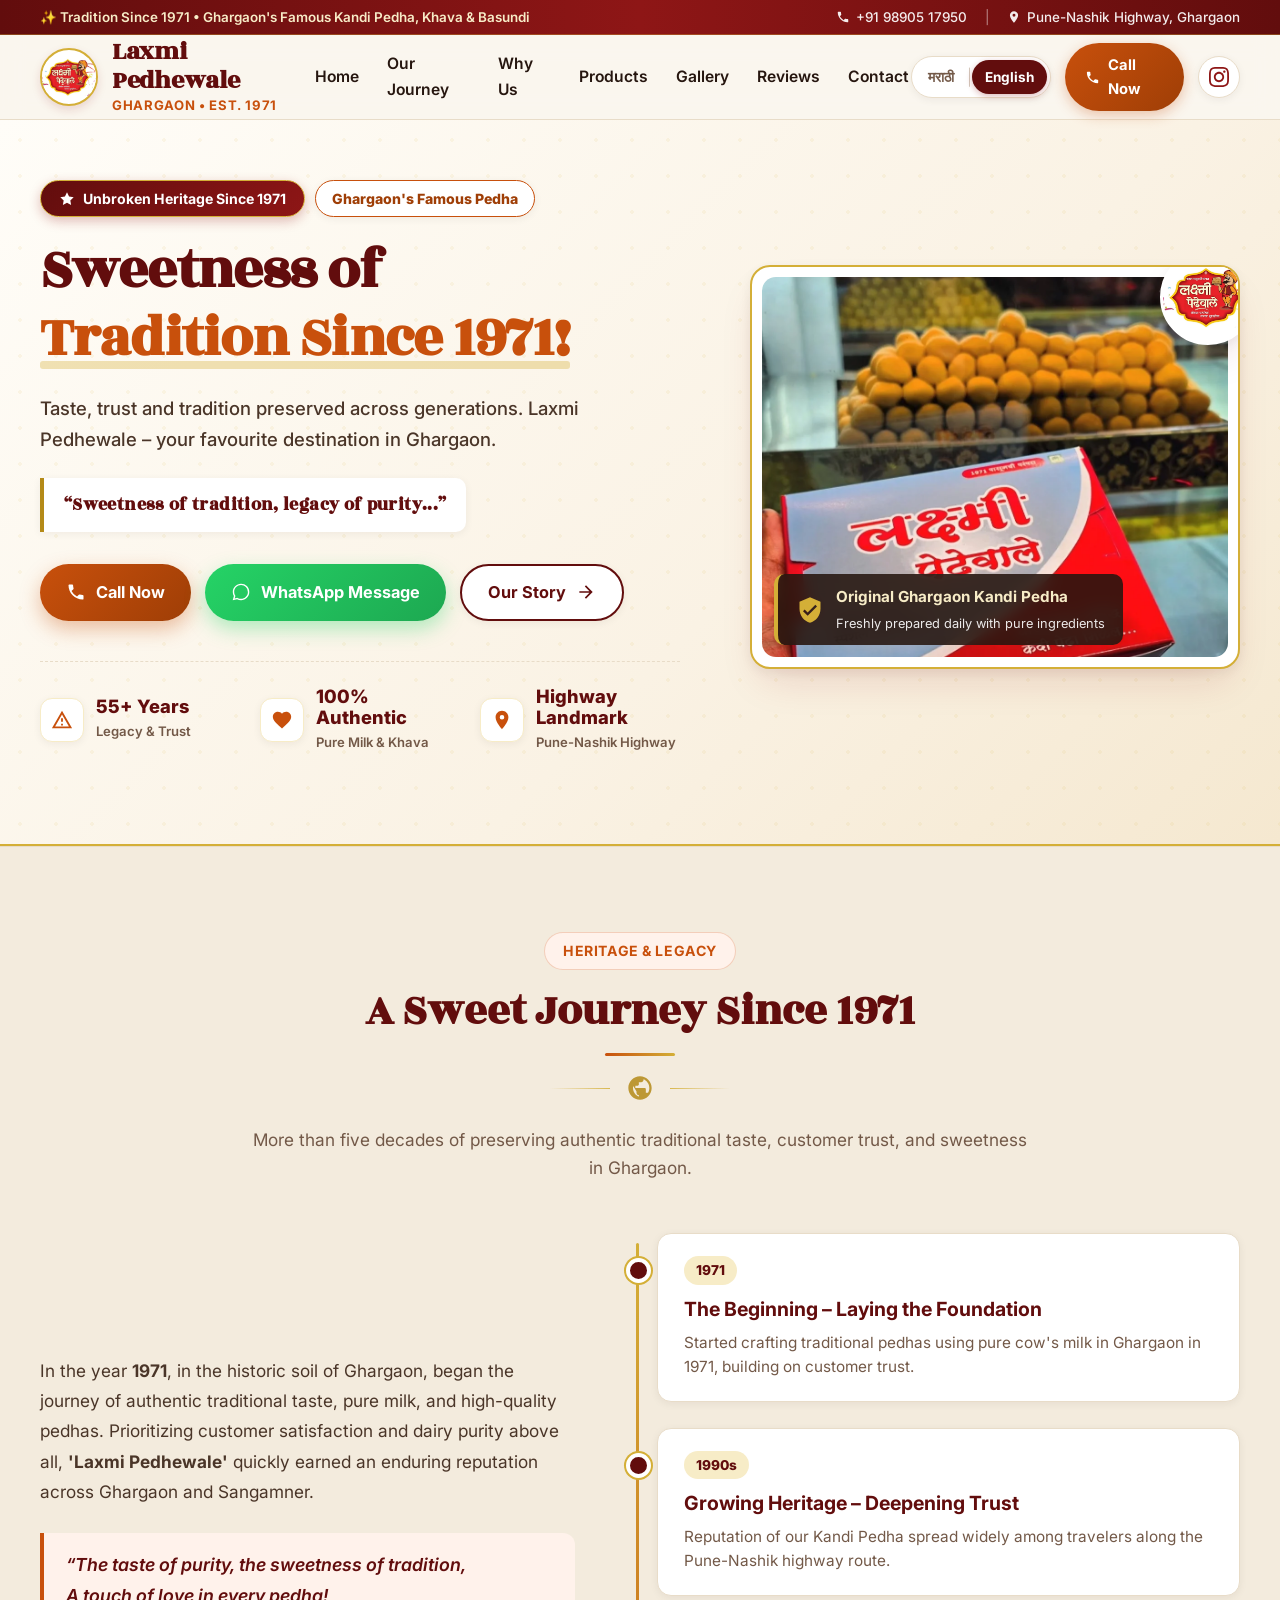
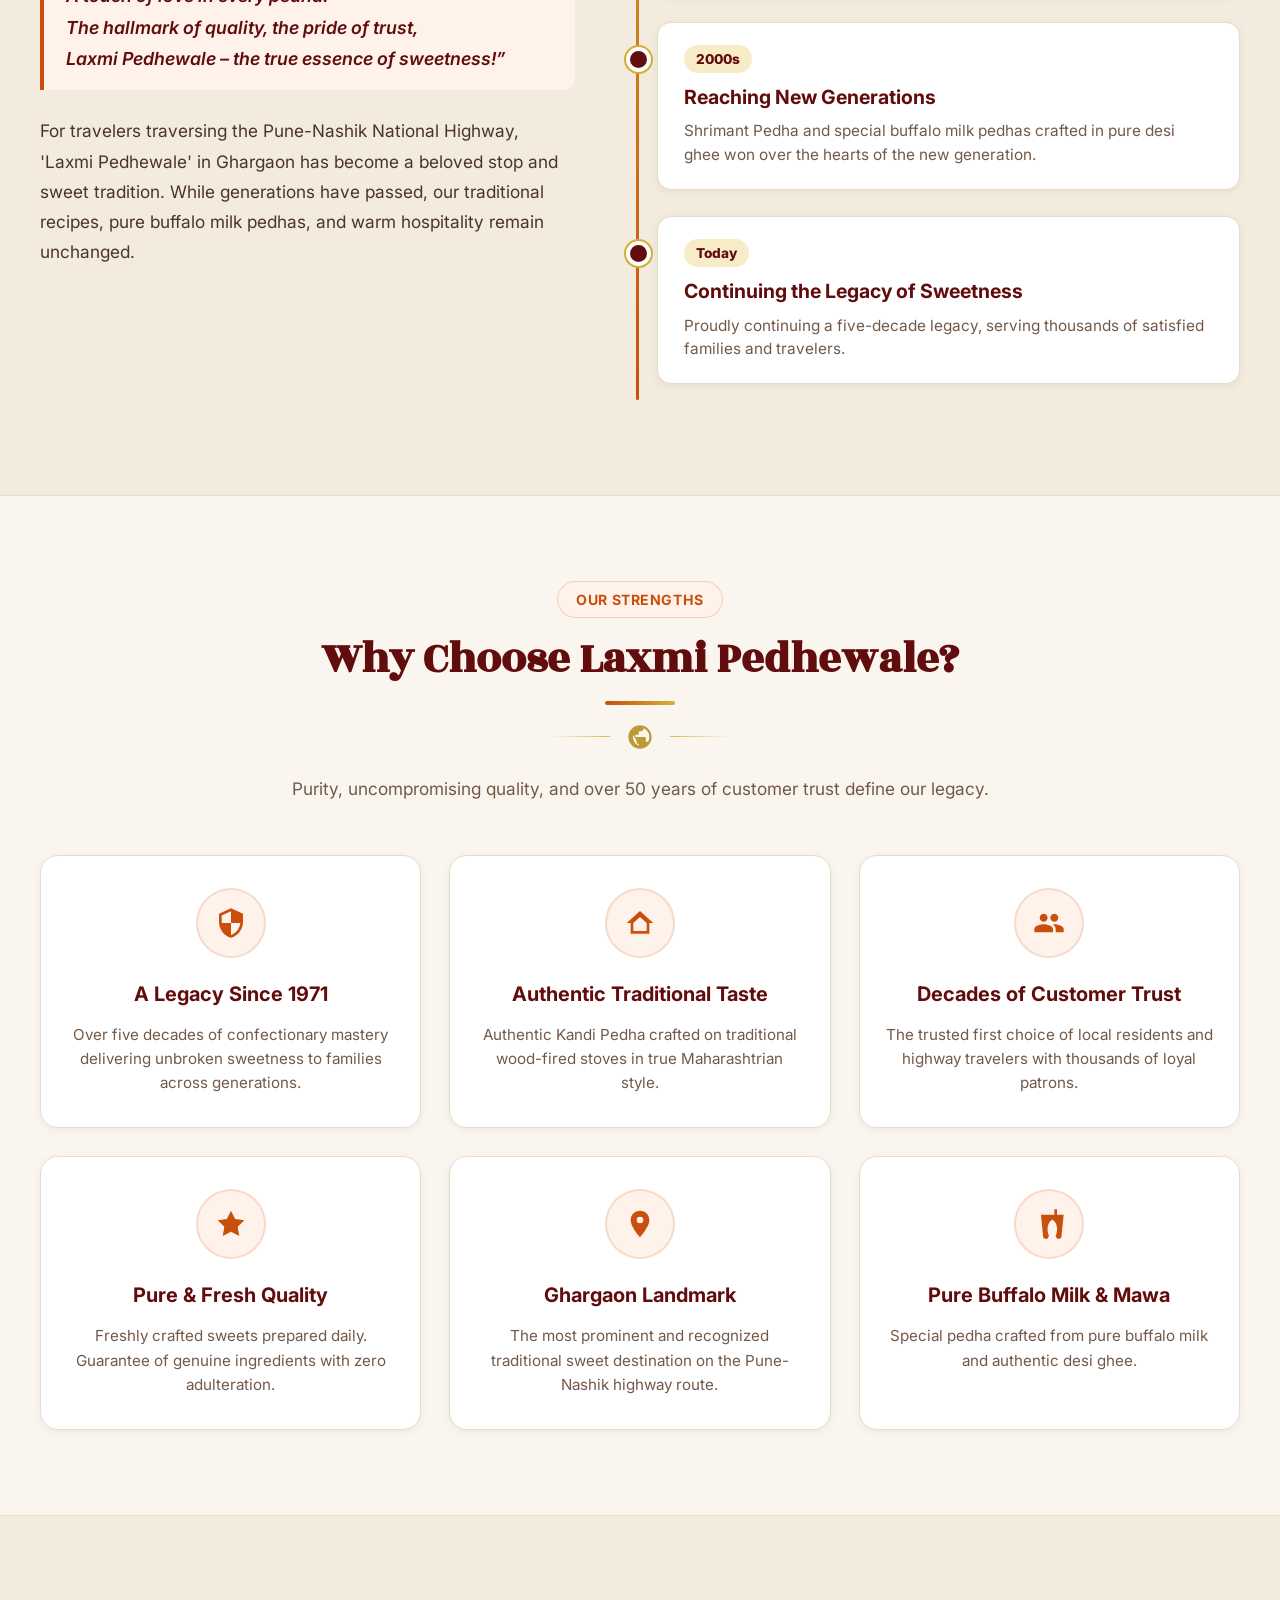
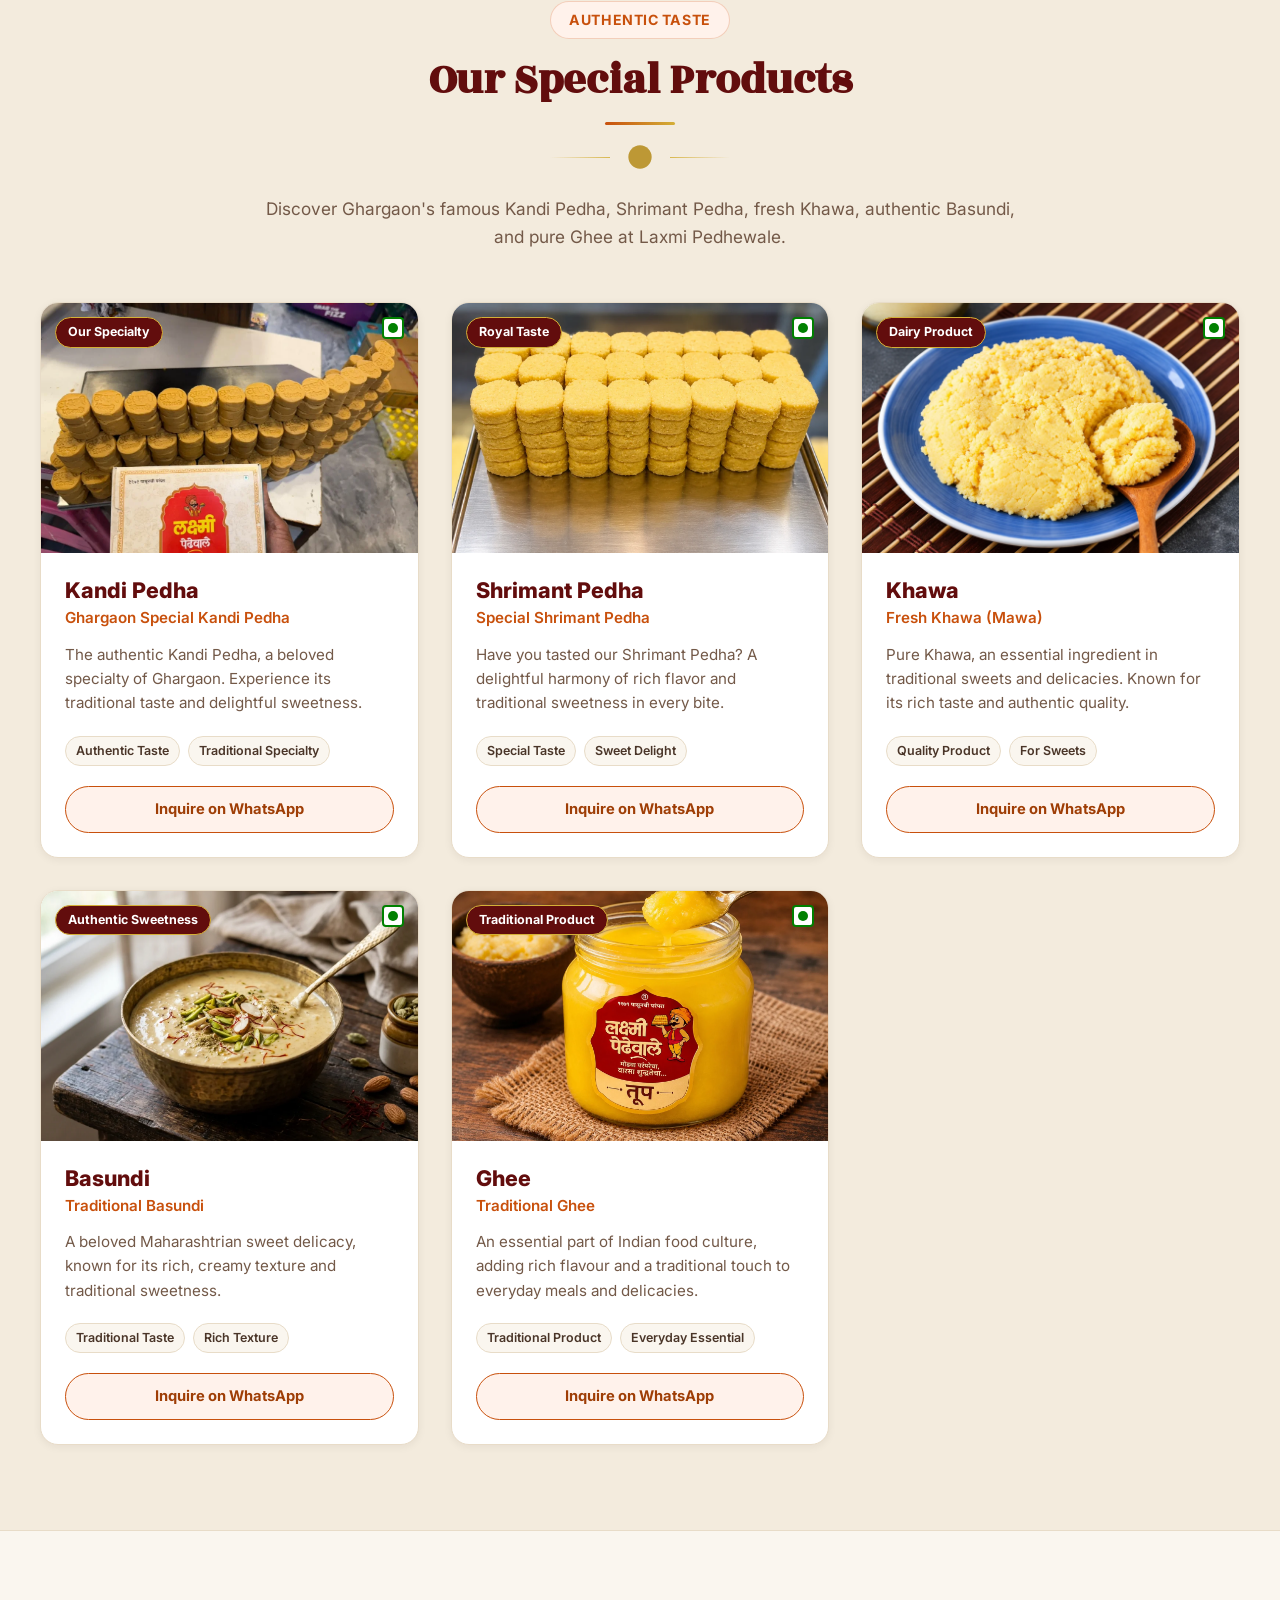
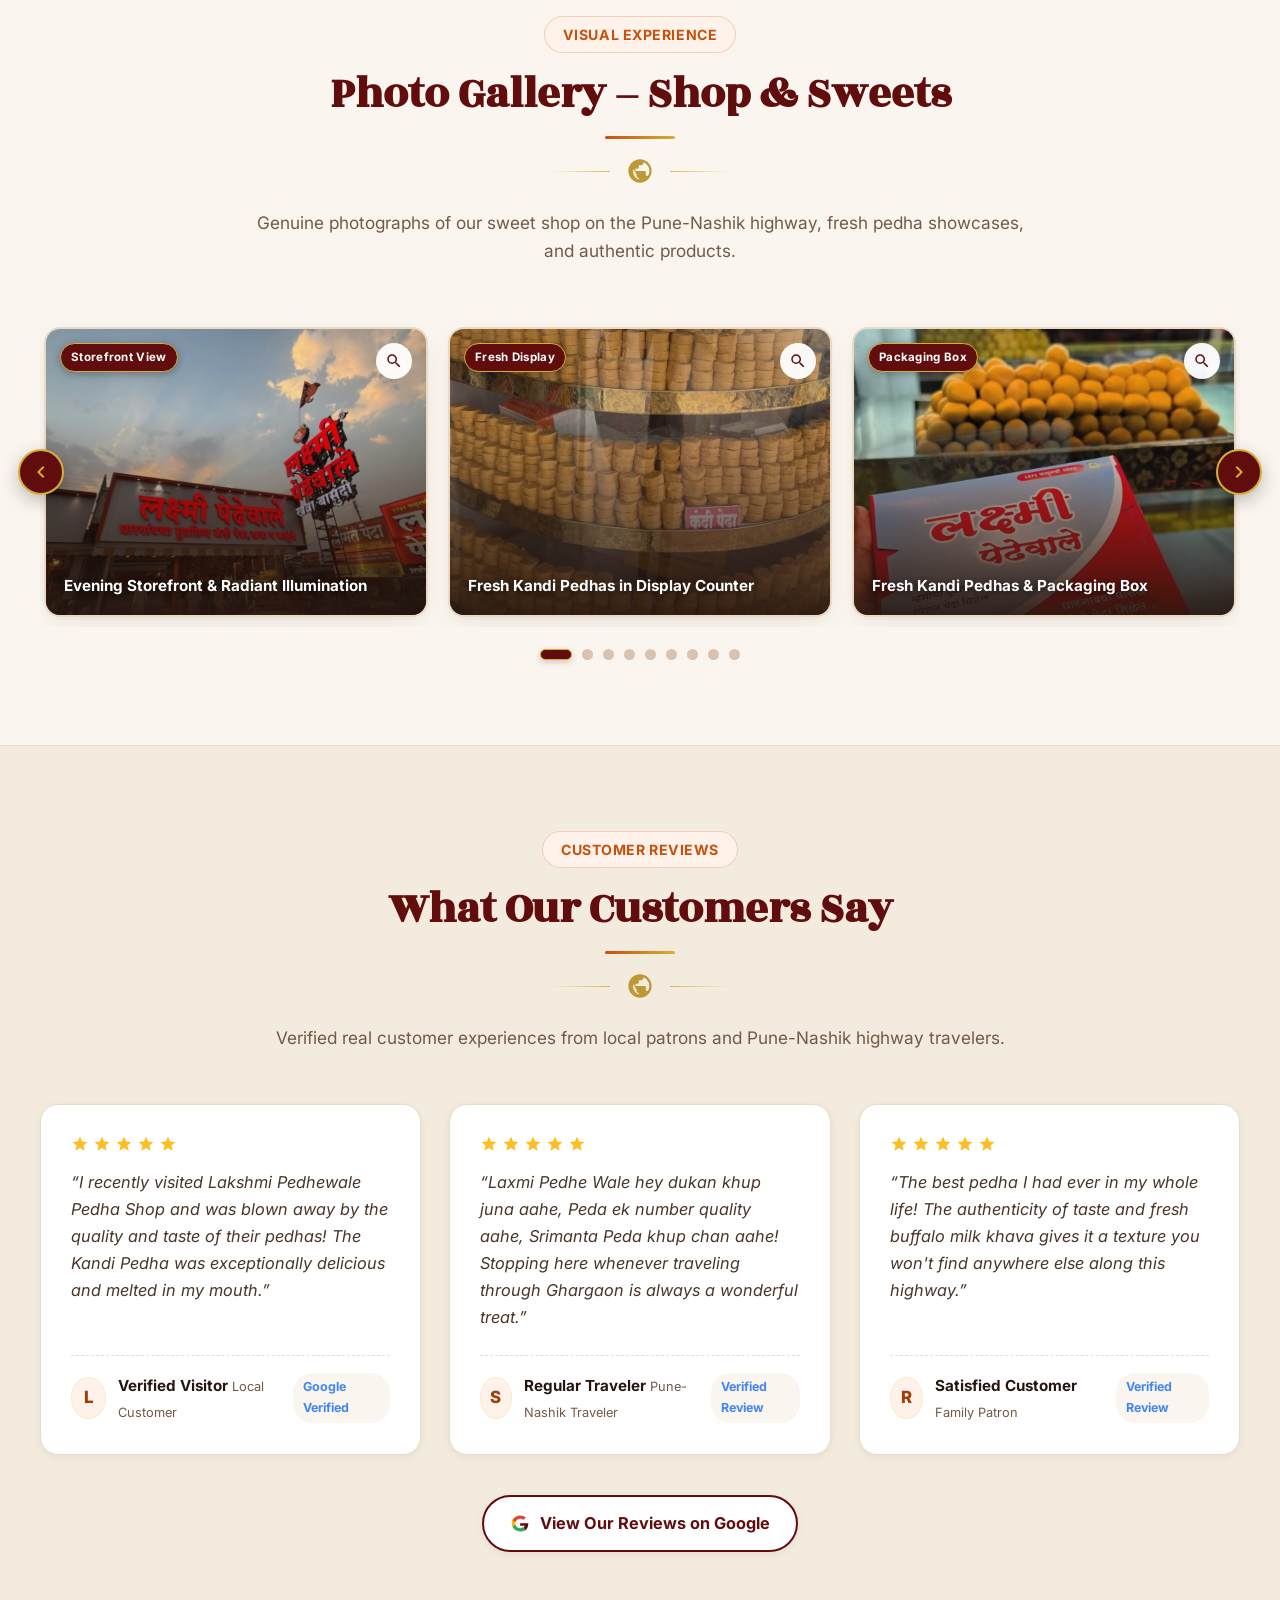
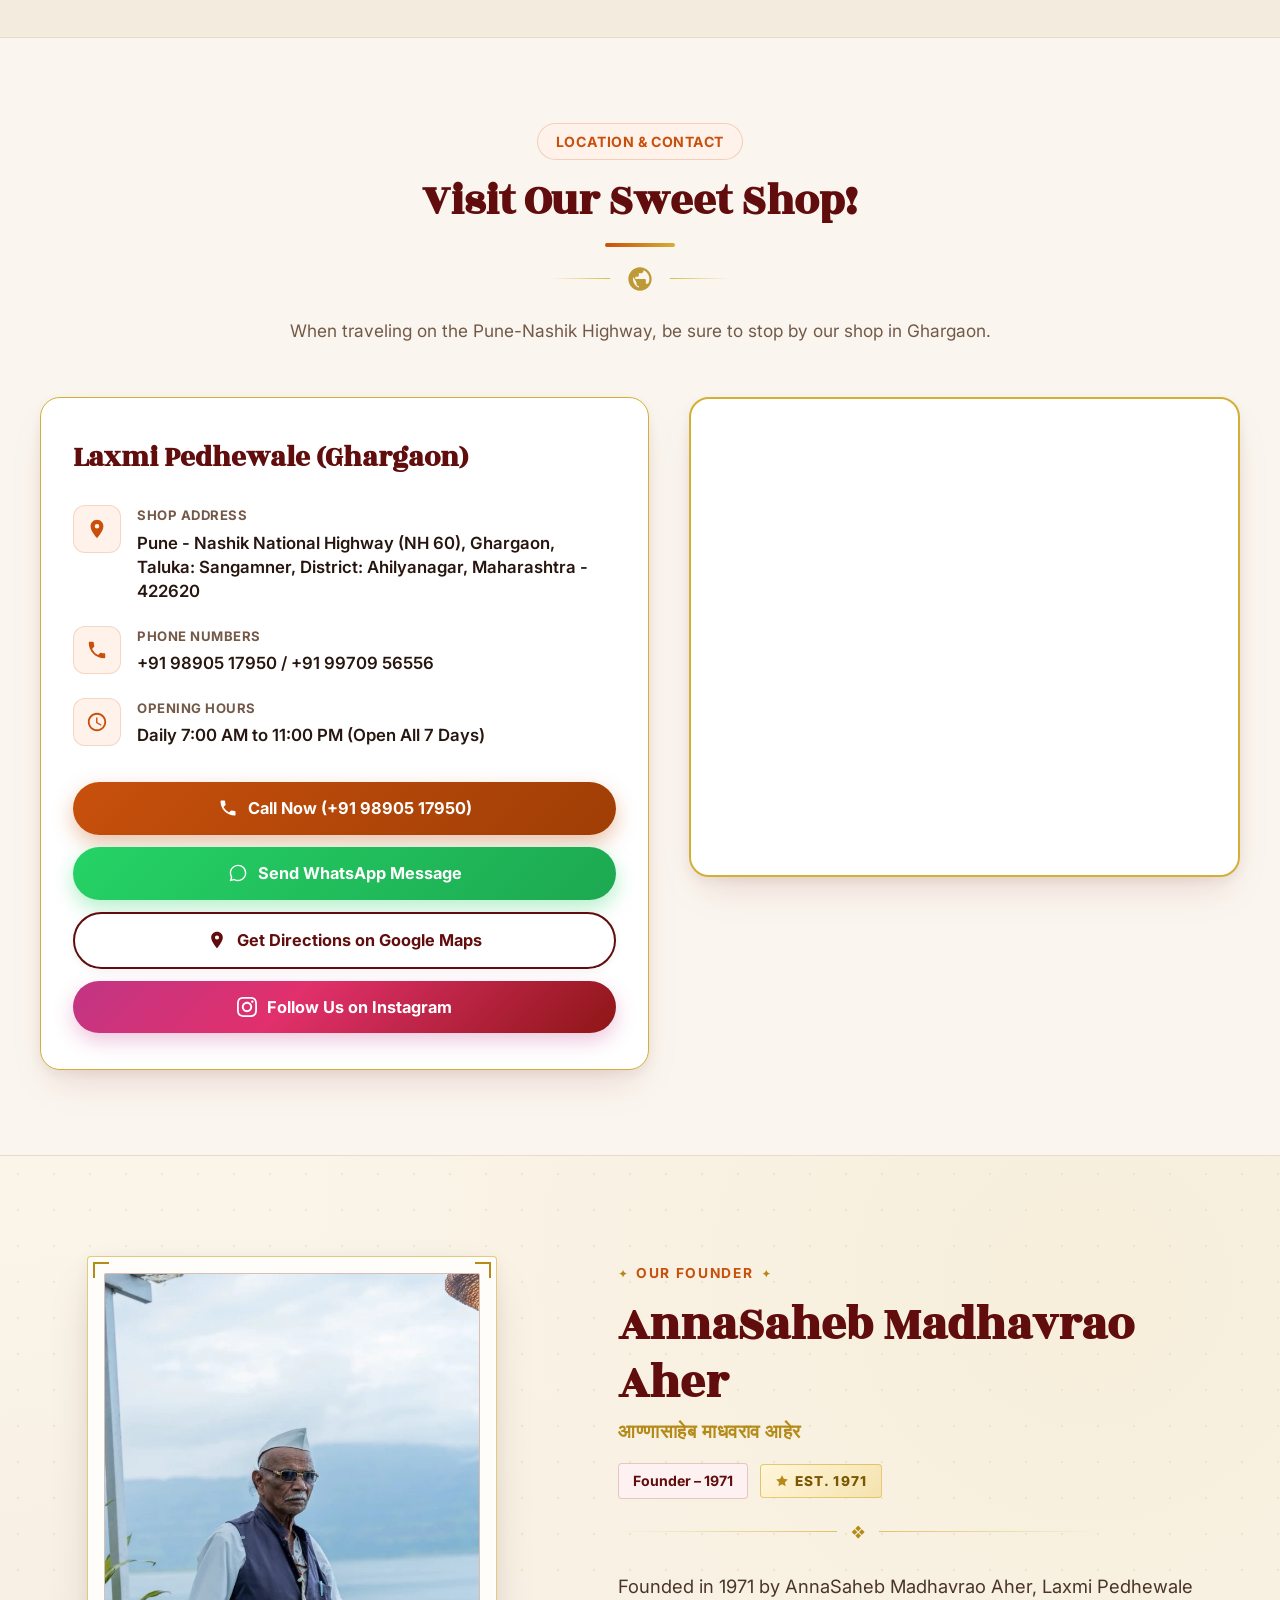
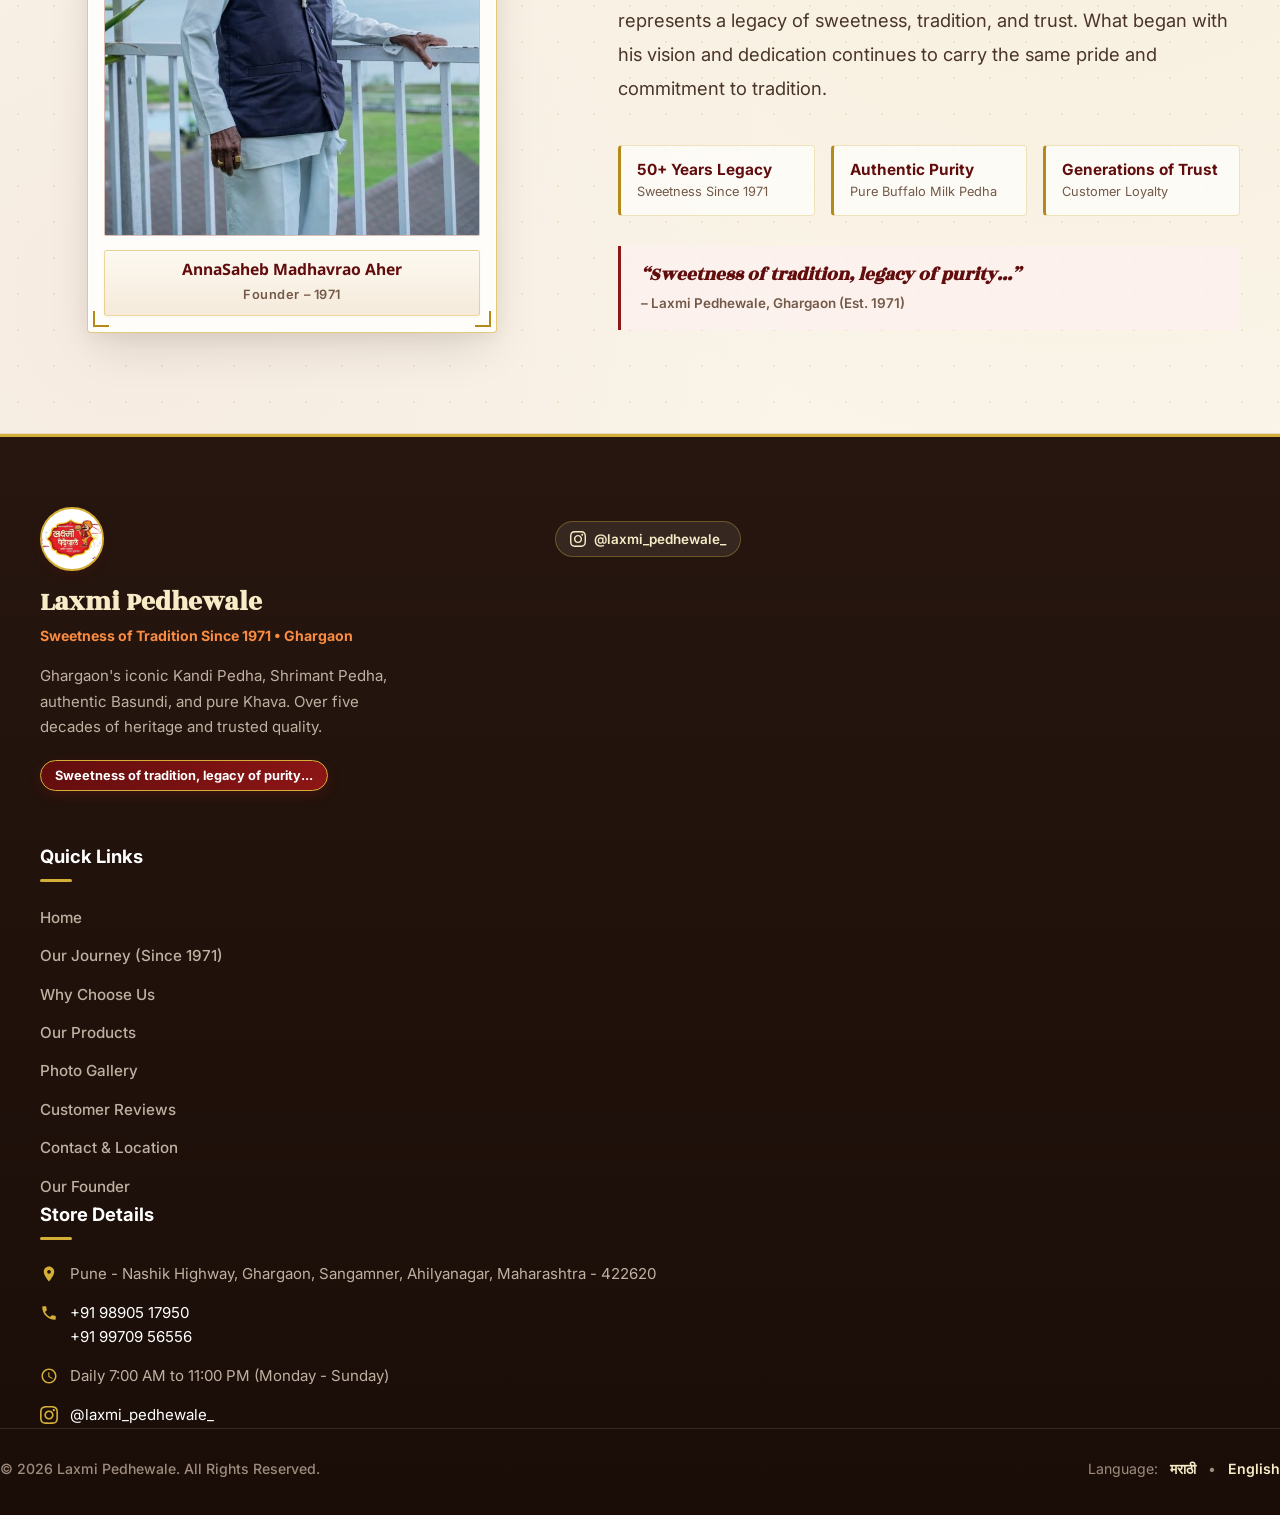
<file: en/index.html>
<!DOCTYPE html>
<html lang="en" dir="ltr">

<head>
  <meta charset="UTF-8">
  <meta name="viewport" content="width=device-width, initial-scale=1.0">
  <title data-mr="लक्ष्मी पेढेवाले घारगाव | १९७१ पासूनचे प्रसिद्ध कंदी पेढे | संगमनेर, अहिल्यानगर"
    data-en="Laxmi Pedhewale Ghargaon | Famous Kandi Pedha Since 1971 | Sangamner, Ahilyanagar">Laxmi Pedhewale Ghargaon
    | Famous Kandi Pedha Since 1971 | Sangamner, Ahilyanagar</title>

  <!-- Primary SEO Meta Tags -->
  <meta name="description"
    content="Laxmi Pedhewale – Established in 1971 in Ghargaon, Sangamner (Pune-Nashik Highway). Renowned for authentic Kandi Pedha, Special Buffalo Milk Pedha, Shrimant Pedha, rich Basundi, and pure Khava. Unmatched traditional taste!">
  <meta name="author" content="Laxmi Pedhewale">
  <meta name="robots" content="index, follow">
  <link rel="canonical" href="https://www.laxmipedhewale.com/en/">

  <!-- Multilingual Hreflang SEO Tags -->
  <link rel="alternate" hreflang="mr-IN" href="https://www.laxmipedhewale.com/">
  <link rel="alternate" hreflang="mr" href="https://www.laxmipedhewale.com/">
  <link rel="alternate" hreflang="en-IN" href="https://www.laxmipedhewale.com/en/">
  <link rel="alternate" hreflang="en" href="https://www.laxmipedhewale.com/en/">
  <link rel="alternate" hreflang="x-default" href="https://www.laxmipedhewale.com/">

  <!-- Open Graph / Facebook / WhatsApp -->
  <meta property="og:type" content="business.business">
  <meta property="og:url" content="https://www.laxmipedhewale.com/en/">
  <meta property="og:title" content="Laxmi Pedhewale Ghargaon | Famous Kandi Pedha Since 1971">
  <meta property="og:description"
    content="Taste, trust and tradition preserved across generations. Pune-Nashik National Highway, Ghargaon, Sangamner. Call or message on WhatsApp.">
  <meta property="og:image" content="https://www.laxmipedhewale.com/assets/images/kandi-pedha-box.webp">
  <meta property="og:locale" content="en_IN">
  <meta property="og:locale:alternate" content="mr_IN">
  <meta property="og:site_name" content="Laxmi Pedhewale (लक्ष्मी पेढेवाले)">

  <!-- Twitter Card -->
  <meta name="twitter:card" content="summary_large_image">
  <meta name="twitter:title" content="Laxmi Pedhewale Ghargaon – Sweetness of Tradition Since 1971!">
  <meta name="twitter:description"
    content="Ghargaon's renowned traditional Pedha destination. Authentic Kandi Pedha, Special Buffalo Milk Pedha, Shrimant Pedha, Basundi and Khava.">
  <meta name="twitter:image" content="https://www.laxmipedhewale.com/assets/images/kandi-pedha-box.webp">

  <!-- Mobile Theme & Favicon -->
  <meta name="theme-color" content="#8E1616">
  <link rel="icon" type="image/png" sizes="32x32" href="../assets/images/favicon-32x32.png">
  <link rel="icon" type="image/png" sizes="192x192" href="../assets/images/favicon.png">
  <link rel="apple-touch-icon" sizes="180x180" href="../assets/images/apple-touch-icon.png">
  <link rel="manifest" href="../site.webmanifest">

  <!-- Performance: Preconnect & Preload Fonts & LCP Hero Image -->
  <link rel="preconnect" href="https://fonts.googleapis.com">
  <link rel="preconnect" href="https://fonts.gstatic.com" crossorigin>
  <link rel="stylesheet"
    href="https://fonts.googleapis.com/css2?family=Inter:wght@400;500;600;700&family=Mukta:wght@400;500;600;700;800&family=Noto+Sans+Devanagari:wght@400;500;600;700;800&family=Rozha+One&family=Yatra+One&display=swap">
  <link rel="preload" as="image" href="../assets/images/kandi-pedha-box.webp" fetchpriority="high">

  <!-- Stylesheet -->
  <link rel="stylesheet" href="../assets/css/style.css">

  <!-- JSON-LD LocalBusiness Structured Data Schema -->
  <script type="application/ld+json">
  {
    "@context": "https://schema.org",
    "@type": "Bakery",
    "@id": "https://www.laxmipedhewale.com/#business",
    "name": "Laxmi Pedhewale (लक्ष्मी पेढेवाले)",
    "alternateName": ["Laxmi Pedha Center", "Laxmi Pedhe Wale Ghargaon", "Laxmi Petha Center"],
    "description": "Established in 1971, Laxmi Pedhewale is Ghargaon's most famous traditional sweet shop on Pune-Nashik Highway, renowned for authentic Kandi Pedha, Special Buffalo Milk Pedha, Shrimant Pedha, pure Khava and rich Basundi.",
    "foundingDate": "1971",
    "image": "https://www.laxmipedhewale.com/assets/images/brand-logo.webp",
    "logo": "https://www.laxmipedhewale.com/assets/images/brand-logo.webp",
    "url": "https://www.laxmipedhewale.com/en/",
    "telephone": "+919890517950",
    "priceRange": "₹₹",
    "servesCuisine": "Maharashtrian Sweets, Traditional Indian Confectionery",
    "address": {
      "@type": "PostalAddress",
      "streetAddress": "Pune - Nashik National Highway (NH 60)",
      "addressLocality": "Ghargaon, Sangamner",
      "addressRegion": "Maharashtra",
      "postalCode": "422620",
      "addressCountry": "IN"
    },
    "geo": {
      "@type": "GeoCoordinates",
      "latitude": 19.3875,
      "longitude": 74.0725
    },
    "openingHoursSpecification": [
      {
        "@type": "OpeningHoursSpecification",
        "dayOfWeek": ["Monday", "Tuesday", "Wednesday", "Thursday", "Friday", "Saturday", "Sunday"],
        "opens": "07:00",
        "closes": "23:00"
      }
    ],
    "sameAs": [
      "https://share.google/QgUC6UqEbVg8pcY6J",
      "https://www.instagram.com/laxmi_pedhewale_/"
    ],
    "hasOfferCatalog": {
      "@type": "OfferCatalog",
      "name": "Laxmi Pedhewale Traditional Sweets",
      "itemListElement": [
        {
          "@type": "ListItem",
          "position": 1,
          "name": "Ghargaon Famous Kandi Pedha",
          "description": "Authentic rich golden slow-reduced milk pedha prepared with traditional methods."
        },
        {
          "@type": "ListItem",
          "position": 2,
          "name": "Special Buffalo Milk Pedha",
          "description": "Creamy rich pedha prepared from 100% pure buffalo milk."
        },
        {
          "@type": "ListItem",
          "position": 3,
          "name": "Shrimant Pedha",
          "description": "Royal traditional recipe sweet enriched with saffron."
        },
        {
          "@type": "ListItem",
          "position": 4,
          "name": "Authentic Basundi",
          "description": "Slow-simmered rich thickened milk delicacy with cardamom and dry fruits."
        },
        {
          "@type": "ListItem",
          "position": 5,
          "name": "Pure Fresh Khava / Mawa",
          "description": "100% pure traditional fresh milk solids without additives."
        },
        {
          "@type": "ListItem",
          "position": 6,
          "name": "Pure Traditional Ghee",
          "description": "Pure traditional ghee prepared with authentic method."
        }
      ]
    }
  }
  </script>

  <!-- WebSite Structured Data Schema with SearchAction (Sitewide Identity) -->
  <script type="application/ld+json">
  {
    "@context": "https://schema.org",
    "@type": "WebSite",
    "@id": "https://www.laxmipedhewale.com/#website",
    "name": "Laxmi Pedhewale",
    "alternateName": "लक्ष्मी पेढेवाले",
    "url": "https://www.laxmipedhewale.com/",
    "inLanguage": ["mr-IN", "en-IN"]
  }
  </script>
</head>

<body lang="en" data-lang="en">

  <!-- Accessibility: Skip to Main Content Link -->
  <a href="#home" class="skip-to-content" data-mr="मुख्य मजकुराकडे जा" data-en="Skip to main content">Skip to main content</a>

  <!-- Top Announcement Bar -->
  <div class="top-bar">
    <div class="container top-bar-inner">
      <div class="top-bar-badge" data-mr="✨ १९७१ पासूनची परंपरा • घारगावचा सुप्रसिद्ध कंदी पेढा, खवा व बासुंदी"
        data-en="✨ Tradition Since 1971 • Ghargaon's Famous Kandi Pedha, Khava & Basundi">
        ✨ Tradition Since 1971 • Ghargaon's Famous Kandi Pedha, Khava & Basundi
      </div>
      <div class="top-bar-contact">
        <a href="tel:+919890517950" class="top-bar-link" title="Call Laxmi Pedhewale">
          <svg viewBox="0 0 24 24" width="14" height="14" fill="currentColor">
            <path
              d="M6.62 10.79a15.05 15.05 0 006.59 6.59l2.2-2.2a1 1 0 011.02-.24c1.12.37 2.33.57 3.57.57.55 0 1 .45 1 1V20a1 1 0 01-1 1c-9.39 0-17-7.61-17-17 0-.55.45-1 1-1h3.5a1 1 0 011 1c0 1.25.2 2.45.57 3.57.11.35.03.74-.25 1.02l-2.2 2.2z" />
          </svg>
          +91 98905 17950
        </a>
        <span style="opacity: 0.5;">|</span>
        <a href="https://maps.google.com/?q=Laxmi+Pedhewale+Ghargaon+Sangamner" target="_blank"
          rel="noopener noreferrer" class="top-bar-link" title="Shop Location">
          <svg viewBox="0 0 24 24" width="14" height="14" fill="currentColor">
            <path
              d="M12 2C8.13 2 5 5.13 5 9c0 5.25 7 13 7 13s7-7.75 7-13c0-3.87-3.13-7-7-7zm0 9.5a2.5 2.5 0 010-5 2.5 2.5 0 010 5z" />
          </svg>
          <span data-mr="पुणे-नाशिक हायवे, घारगाव" data-en="Pune-Nashik Highway, Ghargaon">Pune-Nashik Highway,
            Ghargaon</span>
        </a>
      </div>
    </div>
  </div>

  <!-- Main Sticky Header & Navigation -->
  <header class="site-header" id="siteHeader">
    <div class="container nav-container">
      <!-- Brand Identity -->
      <a href="#home" class="brand-identity" title="Laxmi Pedhewale – Home">
        <img src="../assets/images/brand-logo.webp" alt="Laxmi Pedhewale Logo" class="brand-logo-img" width="58"
          height="58">
        <div class="brand-text">
          <span class="brand-name" data-mr="लक्ष्मी पेढेवाले" data-en="Laxmi Pedhewale">Laxmi Pedhewale</span>
          <span class="brand-subtitle" data-mr="घारगाव • स्था. १९७१" data-en="Ghargaon • Est. 1971">Ghargaon • Est.
            1971</span>
        </div>
      </a>

      <!-- Desktop & Mobile Nav Menu -->
      <nav class="nav-menu" id="navMenu" aria-label="Main Navigation">
        <a href="#home" class="nav-link active" data-mr="मुख्यपृष्ठ" data-en="Home">Home</a>
        <a href="#heritage" class="nav-link" data-mr="आमचा प्रवास" data-en="Our Journey">Our Journey</a>
        <a href="#why-us" class="nav-link" data-mr="वैशिष्ट्ये" data-en="Why Us">Why Us</a>
        <a href="#products" class="nav-link" data-mr="आमची उत्पादने" data-en="Products">Products</a>
        <a href="#gallery" class="nav-link" data-mr="फोटो गॅलरी" data-en="Gallery">Gallery</a>
        <a href="#reviews" class="nav-link" data-mr="अभिप्राय" data-en="Reviews">Reviews</a>
        <a href="#contact" class="nav-link" data-mr="संपर्क" data-en="Contact">Contact</a>
        <a href="https://www.instagram.com/laxmi_pedhewale_/" target="_blank" rel="noopener noreferrer"
          class="nav-link nav-link-instagram" title="Follow Us on Instagram">
          <svg viewBox="0 0 24 24" width="18" height="18" fill="currentColor">
            <path
              d="M12 2.163c3.204 0 3.584.012 4.85.07 3.252.148 4.771 1.691 4.919 4.919.058 1.265.069 1.645.069 4.849 0 3.205-.012 3.584-.069 4.849-.149 3.225-1.664 4.771-4.919 4.919-1.266.058-1.644.07-4.85.07-3.204 0-3.584-.012-4.849-.07-3.26-.149-4.771-1.699-4.919-4.92-.058-1.265-.07-1.644-.07-4.849 0-3.204.013-3.583.07-4.849.149-3.227 1.664-4.771 4.919-4.919 1.266-.057 1.645-.069 4.849-.069zm0-2.163c-3.259 0-3.667.014-4.947.072-4.358.2-6.78 2.618-6.98 6.98-.059 1.281-.073 1.689-.073 4.948 0 3.259.014 3.668.072 4.948.2 4.358 2.618 6.78 6.98 6.98 1.281.058 1.689.072 4.948.072 3.259 0 3.668-.014 4.948-.072 4.354-.2 6.782-2.618 6.979-6.98.059-1.28.073-1.689.073-4.948 0-3.259-.014-3.667-.072-4.947-.196-4.354-2.617-6.78-6.979-6.98-1.281-.059-1.69-.073-4.949-.073zm0 5.838c-3.403 0-6.162 2.759-6.162 6.162s2.759 6.163 6.162 6.163 6.162-2.759 6.162-6.163c0-3.403-2.759-6.162-6.162-6.162zm0 10.162c-2.209 0-4-1.79-4-4 0-2.209 1.791-4 4-4s4 1.791 4 4c0 2.21-1.791 4-4 4zm6.406-11.845c-.796 0-1.441.645-1.441 1.44s.645 1.44 1.441 1.44c.795 0 1.439-.645 1.439-1.44s-.644-1.44-1.439-1.44z" />
          </svg>
          <span>Instagram (@laxmi_pedhewale_)</span>
        </a>
      </nav>

      <!-- Right Actions: Language Switcher & Call Button -->
      <div class="nav-actions">
        <!-- Language Switcher: मराठी | English -->
        <div class="lang-switcher" aria-label="Language Switcher">
          <button type="button" class="lang-btn" data-lang-btn="mr" aria-label="Marathi Language">मराठी</button>
          <span style="color: #D1C4B7; font-weight: 300;">|</span>
          <button type="button" class="lang-btn active" data-lang-btn="en"
            aria-label="English Language">English</button>
        </div>

        <!-- Prominent Desktop CTA -->
        <a href="tel:+919890517950" class="btn-header-call" title="Call Now">
          <svg viewBox="0 0 24 24">
            <path
              d="M6.62 10.79a15.05 15.05 0 006.59 6.59l2.2-2.2a1 1 0 011.02-.24c1.12.37 2.33.57 3.57.57.55 0 1 .45 1 1V20a1 1 0 01-1 1c-9.39 0-17-7.61-17-17 0-.55.45-1 1-1h3.5a1 1 0 011 1c0 1.25.2 2.45.57 3.57.11.35.03.74-.25 1.02l-2.2 2.2z" />
          </svg>
          <span data-mr="आत्ताच कॉल करा" data-en="Call Now">Call Now</span>
        </a>

        <!-- Instagram Header Icon Link -->
        <a href="https://www.instagram.com/laxmi_pedhewale_/" target="_blank" rel="noopener noreferrer"
          class="btn-header-instagram" aria-label="Follow Us on Instagram"
          title="Follow Us on Instagram (@laxmi_pedhewale_)">
          <svg viewBox="0 0 24 24">
            <path
              d="M12 2.163c3.204 0 3.584.012 4.85.07 3.252.148 4.771 1.691 4.919 4.919.058 1.265.069 1.645.069 4.849 0 3.205-.012 3.584-.069 4.849-.149 3.225-1.664 4.771-4.919 4.919-1.266.058-1.644.07-4.85.07-3.204 0-3.584-.012-4.849-.07-3.26-.149-4.771-1.699-4.919-4.92-.058-1.265-.07-1.644-.07-4.849 0-3.204.013-3.583.07-4.849.149-3.227 1.664-4.771 4.919-4.919 1.266-.057 1.645-.069 4.849-.069zm0-2.163c-3.259 0-3.667.014-4.947.072-4.358.2-6.78 2.618-6.98 6.98-.059 1.281-.073 1.689-.073 4.948 0 3.259.014 3.668.072 4.948.2 4.358 2.618 6.78 6.98 6.98 1.281.058 1.689.072 4.948.072 3.259 0 3.668-.014 4.948-.072 4.354-.2 6.782-2.618 6.979-6.98.059-1.28.073-1.689.073-4.948 0-3.259-.014-3.667-.072-4.947-.196-4.354-2.617-6.78-6.979-6.98-1.281-.059-1.69-.073-4.949-.073zm0 5.838c-3.403 0-6.162 2.759-6.162 6.162s2.759 6.163 6.162 6.163 6.162-2.759 6.162-6.163c0-3.403-2.759-6.162-6.162-6.162zm0 10.162c-2.209 0-4-1.79-4-4 0-2.209 1.791-4 4-4s4 1.791 4 4c0 2.21-1.791 4-4 4zm6.406-11.845c-.796 0-1.441.645-1.441 1.44s.645 1.44 1.441 1.44c.795 0 1.439-.645 1.439-1.44s-.644-1.44-1.439-1.44z" />
          </svg>
        </a>

        <!-- Mobile Hamburger Toggle -->
        <button type="button" class="mobile-toggle" id="mobileToggle" aria-label="Toggle Navigation Menu"
          aria-expanded="false">
          <span></span>
          <span></span>
          <span></span>
        </button>
      </div>
    </div>
  </header>

  <!-- ==========================================================================
       Hero Section
       ========================================================================== -->
  <section class="hero-section" id="home">
    <div class="hero-pattern-bg"></div>
    <div class="container">
      <div class="hero-grid">
        <!-- Left Content Column -->
        <div class="hero-content">
          <div class="hero-badge-wrap">
            <span class="hero-badge-heritage">
              <svg viewBox="0 0 24 24" width="16" height="16" fill="currentColor">
                <path
                  d="M12 2l3.09 6.26L22 9.27l-5 4.87 1.18 6.88L12 17.77l-6.18 3.25L7 14.14 2 9.27l6.91-1.01L12 2z" />
              </svg>
              <span data-mr="१९७१ पासूनची अखंड परंपरा" data-en="Unbroken Heritage Since 1971">Unbroken Heritage Since
                1971</span>
            </span>
            <span class="hero-badge-rank" data-mr="घारगावचे प्रसिद्ध पेढे" data-en="Ghargaon's Famous Pedha">
              Ghargaon's Famous Pedha
            </span>
          </div>

          <h1 class="hero-heading" data-mr="१९७१ पासून <span class='highlight'>परंपरेचा गोडवा!</span>"
            data-en="Sweetness of <span class='highlight'>Tradition Since 1971!</span>">
            Sweetness of <span class="highlight">Tradition Since 1971!</span>
          </h1>

          <p class="hero-subtext"
            data-mr="पिढ्यानपिढ्या जपलेली चव, विश्वास आणि परंपरा. लक्ष्मी पेढेवाले – घारगावमधील आपल्या आवडीचं ठिकाण म्हणजे लक्ष्मी पेढेवाले."
            data-en="Taste, trust and tradition preserved across generations. Laxmi Pedhewale – your favourite destination in Ghargaon.">
            Taste, trust and tradition preserved across generations. Laxmi Pedhewale – your favourite destination in Ghargaon.
          </p>

          <!-- Official Slogan Box -->
          <div class="hero-slogan-box">
            <span class="hero-slogan-quote" data-mr="&ldquo;गोडवा परंपरेचा, वारसा शुद्धतेचा...&rdquo;"
              data-en="&ldquo;Sweetness of tradition, legacy of purity...&rdquo;">
              &ldquo;Sweetness of tradition, legacy of purity...&rdquo;
            </span>
          </div>

          <!-- Hero Action Buttons -->
          <div class="hero-cta-group">
            <a href="tel:+919890517950" class="btn btn-primary" title="Call Now">
              <svg viewBox="0 0 24 24">
                <path
                  d="M6.62 10.79a15.05 15.05 0 006.59 6.59l2.2-2.2a1 1 0 011.02-.24c1.12.37 2.33.57 3.57.57.55 0 1 .45 1 1V20a1 1 0 01-1 1c-9.39 0-17-7.61-17-17 0-.55.45-1 1-1h3.5a1 1 0 011 1c0 1.25.2 2.45.57 3.57.11.35.03.74-.25 1.02l-2.2 2.2z" />
              </svg>
              <span data-mr="कॉल करा" data-en="Call Now">Call Now</span>
            </a>

            <a href="https://wa.me/919890517950?text=Hello%2C%20I%20would%20like%20to%20know%20more%20about%20the%20products%20at%20Laxmi%20Pedhewale."
              target="_blank" rel="noopener noreferrer" class="btn btn-whatsapp btn-wa-dynamic"
              title="WhatsApp Message">
              <svg viewBox="0 0 24 24">
                <path
                  d="M12.04 2c-5.46 0-9.91 4.45-9.91 9.91 0 1.75.46 3.45 1.32 4.95L2.05 22l5.25-1.38c1.45.79 3.08 1.21 4.74 1.21 5.46 0 9.91-4.45 9.91-9.91 0-2.65-1.03-5.14-2.9-7.01A9.816 9.816 0 0012.04 2zM12.05 20.2c-1.48 0-2.93-.4-4.2-1.15l-.3-.18-3.12.82.83-3.04-.2-.31a8.214 8.214 0 01-1.26-4.38c0-4.54 3.7-8.24 8.24-8.24 2.2 0 4.27.86 5.82 2.42a8.18 8.18 0 012.41 5.83c.02 4.54-3.68 8.23-8.22 8.23z" />
              </svg>
              <span data-mr="WhatsApp वर संदेश पाठवा" data-en="WhatsApp Message">WhatsApp Message</span>
            </a>

            <a href="#heritage" class="btn btn-outline" title="Our Story">
              <span data-mr="आमच्याबद्दल जाणून घ्या" data-en="Our Story">Our Story</span>
              <svg viewBox="0 0 24 24">
                <path d="M12 4l-1.41 1.41L16.17 11H4v2h12.17l-5.58 5.59L12 20l8-8z" />
              </svg>
            </a>
          </div>

          <!-- Trust Badges -->
          <div class="hero-trust-bar">
            <div class="trust-item">
              <div class="trust-icon-box">
                <svg viewBox="0 0 24 24">
                  <path d="M12 2L1 21h22L12 2zm0 3.99L19.53 19H4.47L12 5.99zM11 16h2v2h-2zm0-6h2v4h-2z" />
                </svg>
              </div>
              <div class="trust-text">
                <strong data-mr="55+ वर्षे" data-en="55+ Years">55+ Years</strong>
                <span data-mr="वारसा व विश्वास" data-en="Legacy & Trust">Legacy & Trust</span>
              </div>
            </div>

            <div class="trust-item">
              <div class="trust-icon-box">
                <svg viewBox="0 0 24 24">
                  <path
                    d="M12 21.35l-1.45-1.32C5.4 15.36 2 12.28 2 8.5 2 5.42 4.42 3 7.5 3c1.74 0 3.41.81 4.5 2.09C13.09 3.81 14.76 3 16.5 3 19.58 3 22 5.42 22 8.5c0 3.78-3.4 6.86-8.55 11.54L12 21.35z" />
                </svg>
              </div>
              <div class="trust-text">
                <strong data-mr="१००% अस्सल चव" data-en="100% Authentic">100% Authentic</strong>
                <span data-mr="म्हशीचे शुद्ध दूध व खवा" data-en="Pure Milk & Khava">Pure Milk & Khava</span>
              </div>
            </div>

            <div class="trust-item">
              <div class="trust-icon-box">
                <svg viewBox="0 0 24 24">
                  <path
                    d="M12 2C8.13 2 5 5.13 5 9c0 5.25 7 13 7 13s7-7.75 7-13c0-3.87-3.13-7-7-7zm0 9.5a2.5 2.5 0 010-5 2.5 2.5 0 010 5z" />
                </svg>
              </div>
              <div class="trust-text">
                <strong data-mr="घारगावची ओळख" data-en="Highway Landmark">Highway Landmark</strong>
                <span data-mr="पुणे-नाशिक महामार्ग" data-en="Pune-Nashik Highway">Pune-Nashik Highway</span>
              </div>
            </div>
          </div>
        </div>

        <!-- Right Visual Showcase Column -->
        <div class="hero-visual">
          <div class="hero-main-card">
            <img src="../assets/images/kandi-pedha-box.webp"
              alt="Laxmi Pedhewale Famous Ghargaon Kandi Pedhas and Packaging Box" class="hero-image" width="600"
              height="380" fetchpriority="high">

            <div class="hero-floating-badge">
              <svg viewBox="0 0 24 24" width="28" height="28" fill="var(--color-gold)">
                <path
                  d="M12 1L3 5v6c0 5.55 3.84 10.74 9 12 5.16-1.26 9-6.45 9-12V5l-9-4zm-2 16l-4-4 1.41-1.41L10 14.17l6.59-6.59L18 9l-8 8z" />
              </svg>
              <div>
                <strong data-mr="अस्सल घारगाव कंदी पेढा" data-en="Original Ghargaon Kandi Pedha">Original Ghargaon Kandi
                  Pedha</strong>
                <span data-mr="दररोज ताजा व शुद्ध तयार केला जातो"
                  data-en="Freshly prepared daily with pure ingredients">Freshly prepared daily with pure
                  ingredients</span>
              </div>
            </div>

            <!-- Official Mascot Seal Stamp -->
            <div class="hero-logo-stamp" title="Laxmi Pedhewale Brand Emblem">
              <img src="../assets/images/brand-logo.webp" alt="Laxmi Pedhewale Mascot" width="96" height="96">
            </div>
          </div>
        </div>
      </div>
    </div>
  </section>

  <!-- ==========================================================================
       Our Heritage Section – Since 1971 (आमचा प्रवास)
       ========================================================================== -->
  <section class="section section-alt" id="heritage">
    <div class="container">
      <div class="section-header">
        <span class="section-badge" data-mr="वारसा आणि परंपरा" data-en="Heritage & Legacy">Heritage & Legacy</span>
        <h2 class="section-title" data-mr="१९७१ पासून सुरू झालेला गोड प्रवास" data-en="A Sweet Journey Since 1971">
          A Sweet Journey Since 1971
        </h2>
        <div class="motif-divider">
          <svg class="motif-icon" viewBox="0 0 24 24">
            <path
              d="M12 2C6.48 2 2 6.48 2 12s4.48 10 10 10 10-4.48 10-10S17.52 2 12 2zm1 17.93c-3.95-.49-7-3.85-7-7.93 0-.62.08-1.21.21-1.79L9 15v1c0 1.1.9 2 2 2v1.93zm6.9-2.54c-.26-.81-1-1.39-1.9-1.39h-1v-3c0-.55-.45-1-1-1H8v-2h2c.55 0 1-.45 1-1V7h2c1.1 0 2-.9 2-2v-.41c2.93 1.19 5 4.06 5 7.41 0 2.08-.8 3.97-2.1 5.39z" />
          </svg>
        </div>
        <p class="section-desc"
          data-mr="पाच दशकांहून अधिक काळ घारगावमध्ये जपलेली अस्सल पारंपरिक चव, ग्राहकांचा विश्वास आणि गोडवा."
          data-en="More than five decades of preserving authentic traditional taste, customer trust, and sweetness in Ghargaon.">
          More than five decades of preserving authentic traditional taste, customer trust, and sweetness in Ghargaon.
        </p>
      </div>

      <div class="heritage-grid">
        <!-- Storytelling Narrative Column -->
        <div class="heritage-story-content">
          <p data-mr="सन <strong>१९७१</strong> मध्ये, घारगावच्या ऐतिहासिक भूमीत अस्सल पारंपरिक चव, शुद्ध दूध आणि दर्जेदार पेढ्यांची परंपरा सुरू झाली. सुरूवातीपासूनच ग्राहकांचे समाधान आणि दुधाच्या शुद्धतेला सर्वोच्च प्राधान्य देणाऱ्या <strong>'लक्ष्मी पेढेवाले'</strong> या नावाने घारगाव व संगमनेर परिसरात अल्पावधीतच अढळ स्थान मिळवले."
            data-en="In the year <strong>1971</strong>, in the historic soil of Ghargaon, began the journey of authentic traditional taste, pure milk, and high-quality pedhas. Prioritizing customer satisfaction and dairy purity above all, <strong>'Laxmi Pedhewale'</strong> quickly earned an enduring reputation across Ghargaon and Sangamner.">
            In the year <strong>1971</strong>, in the historic soil of Ghargaon, began the journey of authentic
            traditional taste, pure milk, and high-quality pedhas. Prioritizing customer satisfaction and dairy purity
            above all, <strong>'Laxmi Pedhewale'</strong> quickly earned an enduring reputation across Ghargaon and
            Sangamner.
          </p>

          <div class="heritage-highlight-quote"
            data-mr="&ldquo;शुद्धतेची चव, परंपरेचा गोडवा,<br>प्रत्येक पेढ्यात प्रेमाचा ठेवा!<br>गुणवत्तेची ओळख, विश्वासाची शान,<br>लक्ष्मी पेढेवाले – गोडव्याची खास पहचान!&rdquo;"
            data-en="&ldquo;The taste of purity, the sweetness of tradition,<br>A touch of love in every pedha!<br>The hallmark of quality, the pride of trust,<br>Laxmi Pedhewale – the true essence of sweetness!&rdquo;">
            &ldquo;The taste of purity, the sweetness of tradition,<br>
            A touch of love in every pedha!<br>
            The hallmark of quality, the pride of trust,<br>
            Laxmi Pedhewale – the true essence of sweetness!&rdquo;
          </div>

          <p data-mr="पुणे-नाशिक महामार्गावरून प्रवास करणाऱ्या प्रवाशांसाठी घारगावमधील 'लक्ष्मी पेढेवाले' हे एक हक्काचे विश्रांतीस्थान व चविष्ट आठवण बनले आहे. पिढ्या बदलल्या तरी आमच्या पेढ्यांची पारंपरिक चव, म्हशीच्या शुद्ध दुधाचा पेढा आणि आपलेपणाची सेवा आजही तशीच अखंड टिकून आहे."
            data-en="For travelers traversing the Pune-Nashik National Highway, 'Laxmi Pedhewale' in Ghargaon has become a beloved stop and sweet tradition. While generations have passed, our traditional recipes, pure buffalo milk pedhas, and warm hospitality remain unchanged.">
            For travelers traversing the Pune-Nashik National Highway, 'Laxmi Pedhewale' in Ghargaon has become a
            beloved stop and sweet tradition. While generations have passed, our traditional recipes, pure buffalo milk
            pedhas, and warm hospitality remain unchanged.
          </p>
        </div>

        <!-- Illustrative Timeline Column -->
        <div class="timeline-wrap">
          <div class="timeline-card">
            <span class="timeline-node"></span>
            <span class="timeline-year-tag">1971</span>
            <h3 data-mr="सुरुवात – परंपरेची पायाभरणी" data-en="The Beginning – Laying the Foundation">The Beginning –
              Laying the Foundation</h3>
            <p data-mr="घारगाव मध्ये 1971 पासून गाईच्या शुद्ध दुधाचा पेढा बनवण्यास सुरुवात केली. ग्राहकांच्या विश्वासावर भर."
              data-en="Started crafting traditional pedhas using pure cow's milk in Ghargaon in 1971, building on customer trust.">
              Started crafting traditional pedhas using pure cow's milk in Ghargaon in 1971, building on customer trust.
            </p>
          </div>

          <div class="timeline-card">
            <span class="timeline-node"></span>
            <span class="timeline-year-tag">1990s</span>
            <h3 data-mr="परंपरेचा विस्तार – ग्राहकांचा अतूट विश्वास" data-en="Growing Heritage – Deepening Trust">
              Growing Heritage – Deepening Trust</h3>
            <p data-mr="पुणे-नाशिक महामार्गावर येणाऱ्या-जाणाऱ्या प्रवाशांमध्ये कंदी पेढ्याची ख्याती वेगाने पसरली."
              data-en="Reputation of our Kandi Pedha spread widely among travelers along the Pune-Nashik highway route.">
              Reputation of our Kandi Pedha spread widely among travelers along the Pune-Nashik highway route.</p>
          </div>

          <div class="timeline-card">
            <span class="timeline-node"></span>
            <span class="timeline-year-tag">2000s</span>
            <h3 data-mr="नवीन पिढ्यांपर्यंत पोहोच" data-en="Reaching New Generations">Reaching New Generations</h3>
            <p data-mr="श्रीमंत पेढा, अस्सल साजूक तुपातील म्हशीच्या विशेष पेढ्यांनी नव्या पिढीचे मन जिंकले."
              data-en="Shrimant Pedha and special buffalo milk pedhas crafted in pure desi ghee won over the hearts of the new generation.">
              Shrimant Pedha and special buffalo milk pedhas crafted in pure desi ghee won over the hearts of the new
              generation.</p>
          </div>

          <div class="timeline-card">
            <span class="timeline-node"></span>
            <span class="timeline-year-tag" data-mr="आज" data-en="Today">Today</span>
            <h3 data-mr="परंपरा कायम, गोडवा कायम" data-en="Continuing the Legacy of Sweetness">Continuing the Legacy of
              Sweetness</h3>
            <p data-mr="५० हून अधिक वर्षांचा वारसा अभिमानाने पुढे नेत हजारो समाधानी ग्राहकांना सेवा देत आहोत."
              data-en="Proudly continuing a five-decade legacy, serving thousands of satisfied families and travelers.">
              Proudly continuing a five-decade legacy, serving thousands of satisfied families and travelers.</p>
          </div>
        </div>
      </div>
    </div>
  </section>

  <!-- ==========================================================================
       Why Choose Laxmi Pedhewale Section (आमची वैशिष्ट्ये)
       ========================================================================== -->
  <section class="section" id="why-us">
    <div class="container">
      <div class="section-header">
        <span class="section-badge" data-mr="आमची बलस्थाने" data-en="Our Strengths">Our Strengths</span>
        <h2 class="section-title" data-mr="लक्ष्मी पेढेवाले का निवडावे?" data-en="Why Choose Laxmi Pedhewale?">
          Why Choose Laxmi Pedhewale?
        </h2>
        <div class="motif-divider">
          <svg class="motif-icon" viewBox="0 0 24 24">
            <path
              d="M12 2C6.48 2 2 6.48 2 12s4.48 10 10 10 10-4.48 10-10S17.52 2 12 2zm1 17.93c-3.95-.49-7-3.85-7-7.93 0-.62.08-1.21.21-1.79L9 15v1c0 1.1.9 2 2 2v1.93zm6.9-2.54c-.26-.81-1-1.39-1.9-1.39h-1v-3c0-.55-.45-1-1-1H8v-2h2c.55 0 1-.45 1-1V7h2c1.1 0 2-.9 2-2v-.41c2.93 1.19 5 4.06 5 7.41 0 2.08-.8 3.97-2.1 5.39z" />
          </svg>
        </div>
        <p class="section-desc"
          data-mr="शुद्धता, गुणवत्ता आणि ५० वर्षांहून अधिक काळाचा ग्राहकांचा विश्वास हेच आमचे वैशिष्ट्य आहे."
          data-en="Purity, uncompromising quality, and over 50 years of customer trust define our legacy.">
          Purity, uncompromising quality, and over 50 years of customer trust define our legacy.
        </p>
      </div>

      <div class="features-grid">
        <!-- Feature 1 -->
        <div class="feature-card">
          <div class="feature-icon-wrapper">
            <svg viewBox="0 0 24 24">
              <path
                d="M12 1L3 5v6c0 5.55 3.84 10.74 9 12 5.16-1.26 9-6.45 9-12V5l-9-4zm0 10.99h7c-.53 4.12-3.28 7.79-7 8.94V12H5V6.3l7-3.11v8.8z" />
            </svg>
          </div>
          <h3 data-mr="१९७१ पासूनचा वारसा" data-en="A Legacy Since 1971">A Legacy Since 1971</h3>
          <p data-mr="पाच दशकांहून अधिक काळाचा अनुभव आणि अखंड पारंपरिक गोडवा जो पिढ्यानपिढ्या घराघरांत पोहोचला आहे."
            data-en="Over five decades of confectionary mastery delivering unbroken sweetness to families across generations.">
            Over five decades of confectionary mastery delivering unbroken sweetness to families across generations.
          </p>
        </div>

        <!-- Feature 2 -->
        <div class="feature-card">
          <div class="feature-icon-wrapper">
            <svg viewBox="0 0 24 24">
              <path d="M12 3L2 12h3v8h14v-8h3L12 3zm0 4.5l5 4.5v6H7v-6l5-4.5z" />
            </svg>
          </div>
          <h3 data-mr="पारंपरिक चव" data-en="Authentic Traditional Taste">Authentic Traditional Taste</h3>
          <p data-mr="अस्सल महाराष्ट्रीयन पद्धतीने लाकडाच्या भट्टीवर बनवलेला कंदी पेढा."
            data-en="Authentic Kandi Pedha crafted on traditional wood-fired stoves in true Maharashtrian style.">
            Authentic Kandi Pedha crafted on traditional wood-fired stoves in true Maharashtrian style.
          </p>
        </div>

        <!-- Feature 3 -->
        <div class="feature-card">
          <div class="feature-icon-wrapper">
            <svg viewBox="0 0 24 24">
              <path
                d="M16 11c1.66 0 2.99-1.34 2.99-3S17.66 5 16 5c-1.66 0-3 1.34-3 3s1.34 3 3 3zm-8 0c1.66 0 2.99-1.34 2.99-3S9.66 5 8 5C6.34 5 5 6.34 5 8s1.34 3 3 3zm0 2c-2.33 0-7 1.17-7 3.5V19h14v-2.5c0-2.33-4.67-3.5-7-3.5zm8 0c-.29 0-.62.02-.97.05 1.16.84 1.97 1.97 1.97 3.45V19h6v-2.5c0-2.33-4.67-3.5-7-3.5z" />
            </svg>
          </div>
          <h3 data-mr="ग्राहकांचा अतूट विश्वास" data-en="Decades of Customer Trust">Decades of Customer Trust</h3>
          <p data-mr="स्थानिक रहिवासी आणि महामार्गावरील प्रवाशांची पहिली पसंती. हजारो समाधानी ग्राहकांचे प्रेम."
            data-en="The trusted first choice of local residents and highway travelers with thousands of loyal patrons.">
            The trusted first choice of local residents and highway travelers with thousands of loyal patrons.
          </p>
        </div>

        <!-- Feature 4 -->
        <div class="feature-card">
          <div class="feature-icon-wrapper">
            <svg viewBox="0 0 24 24">
              <path d="M12 2l3.09 6.26L22 9.27l-5 4.87 1.18 6.88L12 17.77l-6.18 3.25L7 14.14 2 9.27l6.91-1.01L12 2z" />
            </svg>
          </div>
          <h3 data-mr="दर्जेदार व ताजी उत्पादने" data-en="Pure & Fresh Quality">Pure & Fresh Quality</h3>
          <p data-mr="दररोज ताजे तयार केलेले पेढे आणि मिठाई. कोणत्याही भेसळीशिवाय शुद्धतेची खात्री."
            data-en="Freshly crafted sweets prepared daily. Guarantee of genuine ingredients with zero adulteration.">
            Freshly crafted sweets prepared daily. Guarantee of genuine ingredients with zero adulteration.
          </p>
        </div>

        <!-- Feature 5 -->
        <div class="feature-card">
          <div class="feature-icon-wrapper">
            <svg viewBox="0 0 24 24">
              <path
                d="M12 2C8.13 2 5 5.13 5 9c0 5.25 7 13 7 13s7-7.75 7-13c0-3.87-3.13-7-7-7zm0 9.5a2.5 2.5 0 010-5 2.5 2.5 0 010 5z" />
            </svg>
          </div>
          <h3 data-mr="घारगावची खास ओळख" data-en="Ghargaon Landmark">Ghargaon Landmark</h3>
          <p data-mr="पुणे-नाशिक महामार्गावरील घारगावमधील प्रसिद्ध पेढ्याचे अग्रगण्य दुकान, सहज ओळखता येणारे ठिकाण."
            data-en="The most prominent and recognized traditional sweet destination on the Pune-Nashik highway route.">
            The most prominent and recognized traditional sweet destination on the Pune-Nashik highway route.
          </p>
        </div>

        <!-- Feature 6 -->
        <div class="feature-card">
          <div class="feature-icon-wrapper">
            <svg viewBox="0 0 24 24">
              <path
                d="M18.06 22.99h1.66c.84 0 1.53-.64 1.63-1.48L23 5.05h-5V1h-1.97v4.05h-4.97l.3 2.34c1.71.47 3.31 1.32 4.27 2.26 1.44 1.42 2.43 3.63 2.43 6.34 0 1.76-.41 3.42-1.09 4.88l1.09 2.12zM5.96 5.05l1.66 16.46c.09.84.79 1.48 1.63 1.48h1.66l1.09-2.12c-.68-1.46-1.09-3.12-1.09-4.88 0-2.71.99-4.92 2.43-6.34.96-.94 2.56-1.79 4.27-2.26l.3-2.34H5.96z" />
            </svg>
          </div>
          <h3 data-mr="म्हशीच्या शुद्ध दुधाचा वापर" data-en="Pure Buffalo Milk & Mawa">Pure Buffalo Milk & Mawa</h3>
          <p data-mr="विशेषत :म्हशीच्या दुधापासून बनवलेला अस्सल साजूक तुपातील पेढा."
            data-en="Special pedha crafted from pure buffalo milk and authentic desi ghee.">
            Special pedha crafted from pure buffalo milk and authentic desi ghee.
          </p>
        </div>
      </div>
    </div>
  </section>

  <!-- ==========================================================================
     Our Products Section
     ========================================================================== -->
  <section class="section section-alt" id="products">
    <div class="container">

      <div class="section-header">
        <span class="section-badge" data-mr="अस्सल चव" data-en="Authentic Taste">Authentic Taste</span>

        <h2 class="section-title" data-mr="आमची खास उत्पादने" data-en="Our Special Products">
          Our Special Products
        </h2>

        <div class="motif-divider">
          <svg class="motif-icon" viewBox="0 0 24 24">
            <path d="M12 2C6.48 2 2 6.48 2 12s4.48 10 10 10 10-4.48 10-10S17.52 2 12 2z" />
          </svg>
        </div>

        <p class="section-desc"
          data-mr="लक्ष्मी पेढेवाले येथे मिळवा घारगावचा प्रसिद्ध कंदी पेढा, श्रीमंत पेढा, ताजा खवा, अस्सल बासुंदी आणि शुद्ध तूप."
          data-en="Discover Ghargaon's famous Kandi Pedha, Shrimant Pedha, fresh Khawa, authentic Basundi, and pure Ghee at Laxmi Pedhewale.">
          Discover Ghargaon's famous Kandi Pedha, Shrimant Pedha, fresh Khawa, authentic Basundi, and pure Ghee at Laxmi Pedhewale.
        </p>
      </div>

      <div class="product-grid">

        <!-- Product 1: Kandi Pedha -->
        <div class="product-card">
          <div class="product-image-box">
            <img src="../assets/images/kandi.webp" alt="Famous Ghargaon Kandi Pedha - Laxmi Pedhewale" loading="lazy" width="400"
              height="250">

            <span class="product-tag" data-mr="आमची खासियत" data-en="Our Specialty">Our Specialty</span>

            <div class="product-veg-mark" title="100% Vegetarian"></div>
          </div>

          <div class="product-content">
            <div class="product-titles">
              <h3 class="product-title-mr" data-mr="कंदी पेढा" data-en="Kandi Pedha">Kandi Pedha</h3>

              <span class="product-title-en">Ghargaon Special Kandi Pedha</span>
            </div>

            <p class="product-desc"
              data-mr="घारगावची खास ओळख असलेला अस्सल कंदी पेढा. पारंपरिक चव आणि गोडव्याचा अनोखा अनुभव."
              data-en="The authentic Kandi Pedha, a beloved specialty of Ghargaon. Experience its traditional taste and delightful sweetness.">
              The authentic Kandi Pedha, a beloved specialty of Ghargaon.
              Experience its traditional taste and delightful sweetness.
            </p>

            <div class="product-features-list">
              <span class="product-pill" data-mr="अस्सल चव" data-en="Authentic Taste">Authentic Taste</span>

              <span class="product-pill" data-mr="पारंपरिक खासियत" data-en="Traditional Specialty">Traditional
                Specialty</span>
            </div>

            <a href="https://wa.me/919890517950" target="_blank" rel="noopener noreferrer"
              class="product-btn-order btn-wa-dynamic" data-product-mr="कंदी पेढा" data-product-en="Kandi Pedha">

              <span data-mr="WhatsApp वरून विचारणा करा" data-en="Inquire on WhatsApp">
                Inquire on WhatsApp
              </span>
            </a>
          </div>
        </div>

        <!-- Product 2: Shrimant Pedha -->
        <div class="product-card">
          <div class="product-image-box">
            <img src="../assets/images/shreemant.webp" alt="Special Royal Shrimant Pedha - Laxmi Pedhewale" loading="lazy" width="400" height="250">

            <span class="product-tag" data-mr="शाही चव" data-en="Royal Taste">Royal Taste</span>

            <div class="product-veg-mark" title="100% Vegetarian"></div>
          </div>

          <div class="product-content">
            <div class="product-titles">
              <h3 class="product-title-mr" data-mr="श्रीमंत पेढा" data-en="Shrimant Pedha">Shrimant Pedha</h3>

              <span class="product-title-en">Special Shrimant Pedha</span>
            </div>

            <p class="product-desc"
              data-mr="श्रीमंत पेढा तुम्ही खाल्लाय का? खास चव आणि पारंपरिक गोडव्याचा सुंदर संगम असलेला आमचा श्रीमंत पेढा."
              data-en="Have you tasted our Shrimant Pedha? A delightful harmony of rich flavor and traditional sweetness in every bite.">
              Have you tasted our Shrimant Pedha? A delightful harmony of rich flavor and traditional sweetness in every bite.
            </p>

            <div class="product-features-list">
              <span class="product-pill" data-mr="खास चव" data-en="Special Taste">Special Taste</span>

              <span class="product-pill" data-mr="गोडव्याची मेजवानी" data-en="Sweet Delight">Sweet Delight</span>
            </div>

            <a href="https://wa.me/919890517950" target="_blank" rel="noopener noreferrer"
              class="product-btn-order btn-wa-dynamic" data-product-mr="श्रीमंत पेढा" data-product-en="Shrimant Pedha">

              <span data-mr="WhatsApp वरून विचारणा करा" data-en="Inquire on WhatsApp">
                Inquire on WhatsApp
              </span>
            </a>
          </div>
        </div>

        <!-- Product 3: Khawa -->
        <div class="product-card">
          <div class="product-image-box">
            <img src="../assets/images/khava.webp" alt="Fresh Pure Khawa (Mawa) - Laxmi Pedhewale" loading="lazy" width="400" height="250">

            <span class="product-tag" data-mr="दुग्धजन्य उत्पादन" data-en="Dairy Product">Dairy Product</span>

            <div class="product-veg-mark" title="100% Vegetarian"></div>
          </div>

          <div class="product-content">
            <div class="product-titles">
              <h3 class="product-title-mr" data-mr="खवा" data-en="Khawa">Khawa</h3>

              <span class="product-title-en">Fresh Khawa (Mawa)</span>
            </div>

            <p class="product-desc"
              data-mr="मिठाई आणि विविध पारंपरिक पदार्थांसाठी वापरला जाणारा खवा. चव आणि गुणवत्तेची खासियत."
              data-en="Pure Khawa, an essential ingredient in traditional sweets and delicacies. Known for its rich taste and authentic quality.">
              Pure Khawa, an essential ingredient in traditional sweets and delicacies. Known for its rich taste and authentic quality.
            </p>

            <div class="product-features-list">
              <span class="product-pill" data-mr="खास गुणवत्ता" data-en="Quality Product">Quality Product</span>

              <span class="product-pill" data-mr="मिठाईसाठी उपयुक्त" data-en="For Sweets">For Sweets</span>
            </div>

            <a href="https://wa.me/919890517950" target="_blank" rel="noopener noreferrer"
              class="product-btn-order btn-wa-dynamic" data-product-mr="खवा" data-product-en="Khawa">

              <span data-mr="WhatsApp वरून विचारणा करा" data-en="Inquire on WhatsApp">
                Inquire on WhatsApp
              </span>
            </a>
          </div>
        </div>

        <!-- Product 4: Basundi -->
        <div class="product-card">
          <div class="product-image-box">
            <img src="../assets/images/product-basundi.webp" alt="Traditional Rich Saffron Basundi - Laxmi Pedhewale" loading="lazy"
              width="400" height="250">

            <span class="product-tag" data-mr="अस्सल गोडवा" data-en="Authentic Sweetness">Authentic Sweetness</span>

            <div class="product-veg-mark" title="100% Vegetarian"></div>
          </div>

          <div class="product-content">
            <div class="product-titles">
              <h3 class="product-title-mr" data-mr="बासुंदी" data-en="Basundi">Basundi</h3>

              <span class="product-title-en">Traditional Basundi</span>
            </div>

            <p class="product-desc"
              data-mr="महाराष्ट्रीयन खाद्यसंस्कृतीतील लोकप्रिय गोड पदार्थ. दाटसर पोत आणि पारंपरिक गोडव्याची चव."
              data-en="A beloved Maharashtrian sweet delicacy, known for its rich, creamy texture and traditional sweetness.">
              A beloved Maharashtrian sweet delicacy, known for its
              rich, creamy texture and traditional sweetness.
            </p>

            <div class="product-features-list">
              <span class="product-pill" data-mr="पारंपरिक चव" data-en="Traditional Taste">Traditional Taste</span>

              <span class="product-pill" data-mr="दाटसर पोत" data-en="Rich Texture">Rich Texture</span>
            </div>

            <a href="https://wa.me/919890517950" target="_blank" rel="noopener noreferrer"
              class="product-btn-order btn-wa-dynamic" data-product-mr="बासुंदी" data-product-en="Basundi">

              <span data-mr="WhatsApp वरून विचारणा करा" data-en="Inquire on WhatsApp">
                Inquire on WhatsApp
              </span>
            </a>
          </div>
        </div>

        <!-- Product 5: Ghee -->
        <div class="product-card">
          <div class="product-image-box">
            <img src="../assets/images/ghee.webp" alt="Pure Traditional Ghee - Laxmi Pedhewale" loading="lazy" width="400" height="250">

            <span class="product-tag" data-mr="पारंपरिक उत्पादन" data-en="Traditional Product">Traditional
              Product</span>

            <div class="product-veg-mark" title="100% Vegetarian"></div>
          </div>

          <div class="product-content">
            <div class="product-titles">
              <h3 class="product-title-mr" data-mr="तूप" data-en="Ghee">Ghee</h3>

              <span class="product-title-en">Traditional Ghee</span>
            </div>

            <p class="product-desc"
              data-mr="भारतीय खाद्यसंस्कृतीतील महत्त्वाचा घटक. आपल्या जेवणात आणि पारंपरिक पदार्थांमध्ये भर घालणारे तूप."
              data-en="An essential part of Indian food culture, adding rich flavour and a traditional touch to everyday meals and delicacies.">
              An essential part of Indian food culture, adding rich flavour
              and a traditional touch to everyday meals and delicacies.
            </p>

            <div class="product-features-list">
              <span class="product-pill" data-mr="पारंपरिक उत्पादन" data-en="Traditional Product">Traditional
                Product</span>

              <span class="product-pill" data-mr="जेवणासाठी उपयुक्त" data-en="Everyday Essential">Everyday
                Essential</span>
            </div>

            <a href="https://wa.me/919890517950" target="_blank" rel="noopener noreferrer"
              class="product-btn-order btn-wa-dynamic" data-product-mr="तूप" data-product-en="Ghee">

              <span data-mr="WhatsApp वरून विचारणा करा" data-en="Inquire on WhatsApp">
                Inquire on WhatsApp
              </span>
            </a>
          </div>
        </div>

      </div>
    </div>
  </section>


  <!-- ==========================================================================
       Photo Gallery Section (फोटो गॅलरी) - Dynamic Carousel
       ========================================================================== -->
  <section class="section" id="gallery">
    <div class="container">
      <div class="section-header">
        <span class="section-badge" data-mr="प्रत्यक्ष देखावा" data-en="Visual Experience">Visual Experience</span>
        <h2 class="section-title" data-mr="फोटो गॅलरी – प्रत्यक्ष दुकानाची झलक" data-en="Photo Gallery – Shop & Sweets">
          Photo Gallery – Shop & Sweets
        </h2>
        <div class="motif-divider">
          <svg class="motif-icon" viewBox="0 0 24 24">
            <path
              d="M12 2C6.48 2 2 6.48 2 12s4.48 10 10 10 10-4.48 10-10S17.52 2 12 2zm1 17.93c-3.95-.49-7-3.85-7-7.93 0-.62.08-1.21.21-1.79L9 15v1c0 1.1.9 2 2 2v1.93zm6.9-2.54c-.26-.81-1-1.39-1.9-1.39h-1v-3c0-.55-.45-1-1-1H8v-2h2c.55 0 1-.45 1-1V7h2c1.1 0 2-.9 2-2v-.41c2.93 1.19 5 4.06 5 7.41 0 2.08-.8 3.97-2.1 5.39z" />
          </svg>
        </div>
        <p class="section-desc"
          data-mr="पुणे-नाशिक महामार्गावरील लक्ष्मी पेढेवाले दुकान, काचेच्या काउंटरमधील ताजे पेढे व शुद्ध उत्पादनांची प्रत्यक्ष छायाचित्रे."
          data-en="Genuine photographs of our sweet shop on the Pune-Nashik highway, fresh pedha showcases, and authentic products.">
          Genuine photographs of our sweet shop on the Pune-Nashik highway, fresh pedha showcases, and authentic products.
        </p>
      </div>

      <!-- Horizontal Image Slider / Carousel -->
      <div class="gallery-carousel-wrapper" aria-roledescription="carousel" aria-label="Photo Gallery Carousel">
        <!-- Previous Arrow -->
        <button type="button" class="carousel-arrow carousel-prev" id="galleryPrevBtn" aria-label="Previous image">
          <svg viewBox="0 0 24 24" width="24" height="24" fill="currentColor">
            <path d="M15.41 7.41L14 6l-6 6 6 6 1.41-1.41L10.83 12z" />
          </svg>
        </button>

        <!-- Viewport Track -->
        <div class="gallery-track-viewport" id="galleryTrackViewport">
          <div class="gallery-slider-track" id="galleryTrack">

            <!-- Slide 1: Evening Storefront (New Upload) -->
            <div class="gallery-slide" data-index="0" data-full-img="../assets/images/shop-evening.jpg"
              data-caption="Laxmi Pedhewale – Evening Storefront & Radiant Illumination (Pune-Nashik Highway)">
              <div class="gallery-card">
                <span class="gallery-badge-pill" data-mr="दुकान देखावा" data-en="Storefront View">Storefront View</span>
                <img src="../assets/images/shop-evening.jpg" alt="Laxmi Pedhewale Evening Storefront and Illuminated 3D Signage" loading="lazy" width="450" height="300">
                <div class="gallery-overlay">
                  <span class="gallery-caption" data-mr="संध्याकाळचा विहंगम देखावा व रोषणाई"
                    data-en="Evening Storefront & Radiant Illumination">Evening Storefront & Radiant Illumination</span>
                </div>
                <div class="gallery-zoom-icon" title="Enlarge photo">
                  <svg viewBox="0 0 24 24"><path d="M15.5 14h-.79l-.28-.27A6.471 6.471 0 0016 9.5 6.5 6.5 0 109.5 16c1.61 0 3.09-.59 4.23-1.57l.27.28v.79l5 4.99L20.49 19l-4.99-5zm-6 0C7.01 14 5 11.99 5 9.5S7.01 5 9.5 5 14 7.01 14 9.5 11.99 14 9.5 14z" /></svg>
                </div>
              </div>
            </div>

            <!-- Slide 2: Sweet Glass Showcase Counter (New Upload) -->
            <div class="gallery-slide" data-index="1" data-full-img="../assets/images/showcase-pedha.jpg"
              data-caption="Fresh Authentic Kandi Pedhas Displayed in Store Glass Showcase">
              <div class="gallery-card">
                <span class="gallery-badge-pill" data-mr="काउंटर डिस्प्ले" data-en="Fresh Display">Fresh Display</span>
                <img src="../assets/images/showcase-pedha.jpg" alt="Fresh Kandi Pedhas in Display Counter" loading="lazy" width="450" height="300">
                <div class="gallery-overlay">
                  <span class="gallery-caption" data-mr="काउंटरमध्ये मांडलेले ताजे कंदी पेढे"
                    data-en="Fresh Kandi Pedhas in Display Counter">Fresh Kandi Pedhas in Display Counter</span>
                </div>
                <div class="gallery-zoom-icon" title="Enlarge photo">
                  <svg viewBox="0 0 24 24"><path d="M15.5 14h-.79l-.28-.27A6.471 6.471 0 0016 9.5 6.5 6.5 0 109.5 16c1.61 0 3.09-.59 4.23-1.57l.27.28v.79l5 4.99L20.49 19l-4.99-5zm-6 0C7.01 14 5 11.99 5 9.5S7.01 5 9.5 5 14 7.01 14 9.5 11.99 14 9.5 14z" /></svg>
                </div>
              </div>
            </div>

            <!-- Slide 3: Pedha Box in Hand -->
            <div class="gallery-slide" data-index="2" data-full-img="../assets/images/kandi-pedha-box.webp"
              data-caption="Laxmi Pedhewale – Authentic Kandi Pedhas & Famous Packaging Box">
              <div class="gallery-card">
                <span class="gallery-badge-pill" data-mr="पॅकिंग बॉक्स" data-en="Packaging Box">Packaging Box</span>
                <img src="../assets/images/kandi-pedha-box.webp" alt="Authentic Kandi Pedha and Box" loading="lazy" width="450" height="300">
                <div class="gallery-overlay">
                  <span class="gallery-caption" data-mr="ताजे कंदी पेढे आणि पॅकिंग बॉक्स"
                    data-en="Fresh Kandi Pedhas & Packaging Box">Fresh Kandi Pedhas & Packaging Box</span>
                </div>
                <div class="gallery-zoom-icon" title="Enlarge photo">
                  <svg viewBox="0 0 24 24"><path d="M15.5 14h-.79l-.28-.27A6.471 6.471 0 0016 9.5 6.5 6.5 0 109.5 16c1.61 0 3.09-.59 4.23-1.57l.27.28v.79l5 4.99L20.49 19l-4.99-5zm-6 0C7.01 14 5 11.99 5 9.5S7.01 5 9.5 5 14 7.01 14 9.5 11.99 14 9.5 14z" /></svg>
                </div>
              </div>
            </div>

            <!-- Slide 4: Day Storefront & Billboards -->
            <div class="gallery-slide" data-index="3" data-full-img="../assets/images/shop-exterior.webp"
              data-caption="Laxmi Pedhewale Shop – Pune-Nashik Highway, Ghargaon (Est. 1971)">
              <div class="gallery-card">
                <span class="gallery-badge-pill" data-mr="हायवे दृश्य" data-en="Highway View">Highway View</span>
                <img src="../assets/images/shop-exterior.webp" alt="Laxmi Pedhewale Shop Ghargaon" loading="lazy" width="450" height="300">
                <div class="gallery-overlay">
                  <span class="gallery-caption" data-mr="पुणे-नाशिक महामार्गावरील मुख्य दुकान"
                    data-en="Laxmi Pedhewale Main Highway Shop">Laxmi Pedhewale Main Highway Shop</span>
                </div>
                <div class="gallery-zoom-icon" title="Enlarge photo">
                  <svg viewBox="0 0 24 24"><path d="M15.5 14h-.79l-.28-.27A6.471 6.471 0 0016 9.5 6.5 6.5 0 109.5 16c1.61 0 3.09-.59 4.23-1.57l.27.28v.79l5 4.99L20.49 19l-4.99-5zm-6 0C7.01 14 5 11.99 5 9.5S7.01 5 9.5 5 14 7.01 14 9.5 11.99 14 9.5 14z" /></svg>
                </div>
              </div>
            </div>

            <!-- Slide 5: Authentic Kandi Pedha -->
            <div class="gallery-slide" data-index="4" data-full-img="../assets/images/kandi.webp"
              data-caption="Ghargaon's Famous Authentic Kandi Pedha – Rich Golden Slow-Roasted Milk Sweet">
              <div class="gallery-card">
                <span class="gallery-badge-pill" data-mr="खासियत" data-en="Our Specialty">Our Specialty</span>
                <img src="../assets/images/kandi.webp" alt="Famous Ghargaon Kandi Pedha" loading="lazy" width="450" height="300">
                <div class="gallery-overlay">
                  <span class="gallery-caption" data-mr="दाणेदार अस्सल कंदी पेढा"
                    data-en="Rich Golden Kandi Pedha">Rich Golden Kandi Pedha</span>
                </div>
                <div class="gallery-zoom-icon" title="Enlarge photo">
                  <svg viewBox="0 0 24 24"><path d="M15.5 14h-.79l-.28-.27A6.471 6.471 0 0016 9.5 6.5 6.5 0 109.5 16c1.61 0 3.09-.59 4.23-1.57l.27.28v.79l5 4.99L20.49 19l-4.99-5zm-6 0C7.01 14 5 11.99 5 9.5S7.01 5 9.5 5 14 7.01 14 9.5 11.99 14 9.5 14z" /></svg>
                </div>
              </div>
            </div>

            <!-- Slide 6: Shrimant Pedha -->
            <div class="gallery-slide" data-index="5" data-full-img="../assets/images/shreemant.webp"
              data-caption="Shrimant Pedha – Traditional Royal Recipe & Distinctive Sweetness">
              <div class="gallery-card">
                <span class="gallery-badge-pill" data-mr="शाही चव" data-en="Royal Taste">Royal Taste</span>
                <img src="../assets/images/shreemant.webp" alt="Special Shrimant Pedha" loading="lazy" width="450" height="300">
                <div class="gallery-overlay">
                  <span class="gallery-caption" data-mr="श्रीमंत पेढा – शाही चव"
                    data-en="Shrimant Pedha – Royal Tradition">Shrimant Pedha – Royal Tradition</span>
                </div>
                <div class="gallery-zoom-icon" title="Enlarge photo">
                  <svg viewBox="0 0 24 24"><path d="M15.5 14h-.79l-.28-.27A6.471 6.471 0 0016 9.5 6.5 6.5 0 109.5 16c1.61 0 3.09-.59 4.23-1.57l.27.28v.79l5 4.99L20.49 19l-4.99-5zm-6 0C7.01 14 5 11.99 5 9.5S7.01 5 9.5 5 14 7.01 14 9.5 11.99 14 9.5 14z" /></svg>
                </div>
              </div>
            </div>

            <!-- Slide 7: Basundi -->
            <div class="gallery-slide" data-index="6" data-full-img="../assets/images/product-basundi.webp"
              data-caption="Authentic Slow-Simmered Basundi with Saffron and Dry Fruits">
              <div class="gallery-card">
                <span class="gallery-badge-pill" data-mr="पारंपरिक गोडवा" data-en="Traditional Sweet">Traditional Sweet</span>
                <img src="../assets/images/product-basundi.webp" alt="Authentic Basundi" loading="lazy" width="450" height="300">
                <div class="gallery-overlay">
                  <span class="gallery-caption" data-mr="अस्सल केशर-सुकामेवा बासुंदी"
                    data-en="Rich Saffron Basundi">Rich Saffron Basundi</span>
                </div>
                <div class="gallery-zoom-icon" title="Enlarge photo">
                  <svg viewBox="0 0 24 24"><path d="M15.5 14h-.79l-.28-.27A6.471 6.471 0 0016 9.5 6.5 6.5 0 109.5 16c1.61 0 3.09-.59 4.23-1.57l.27.28v.79l5 4.99L20.49 19l-4.99-5zm-6 0C7.01 14 5 11.99 5 9.5S7.01 5 9.5 5 14 7.01 14 9.5 11.99 14 9.5 14z" /></svg>
                </div>
              </div>
            </div>

            <!-- Slide 8: Official Trademark Mascot Emblem -->
            <div class="gallery-slide" data-index="7" data-full-img="../assets/images/brand-logo.webp"
              data-caption="Laxmi Pedhewale – Official Trademark & Brand Mascot Emblem (Legacy Since 1971)">
              <div class="gallery-card">
                <span class="gallery-badge-pill" data-mr="ब्रँड एम्ब्लेम" data-en="Brand Mascot">Brand Mascot</span>
                <img src="../assets/images/brand-logo.webp" alt="Laxmi Pedhewale Brand Emblem" loading="lazy" width="450" height="300">
                <div class="gallery-overlay">
                  <span class="gallery-caption" data-mr="अधिकृत ब्रँड एम्ब्लेम – स्था. १९७१"
                    data-en="Official Brand Emblem – Est. 1971">Official Brand Emblem – Est. 1971</span>
                </div>
                <div class="gallery-zoom-icon" title="Enlarge photo">
                  <svg viewBox="0 0 24 24"><path d="M15.5 14h-.79l-.28-.27A6.471 6.471 0 0016 9.5 6.5 6.5 0 109.5 16c1.61 0 3.09-.59 4.23-1.57l.27.28v.79l5 4.99L20.49 19l-4.99-5zm-6 0C7.01 14 5 11.99 5 9.5S7.01 5 9.5 5 14 7.01 14 9.5 11.99 14 9.5 14z" /></svg>
                </div>
              </div>
            </div>

            <!-- Slide 9: Radiant Night Facade -->
            <div class="gallery-slide" data-index="8" data-full-img="../assets/images/shop-night-facade.webp"
              data-caption="Laxmi Pedhewale – Vibrant Storefront & Nighttime Illumination along Pune-Nashik Highway">
              <div class="gallery-card">
                <span class="gallery-badge-pill" data-mr="रात्रीचा देखावा" data-en="Night Facade">Night Facade</span>
                <img src="../assets/images/shop-night-facade.webp" alt="Laxmi Pedhewale Radiant Night Storefront" loading="lazy" width="450" height="300">
                <div class="gallery-overlay">
                  <span class="gallery-caption" data-mr="रात्रीचा तेजस्वी देखावा"
                    data-en="Radiant Night View">Radiant Night View</span>
                </div>
                <div class="gallery-zoom-icon" title="Enlarge photo">
                  <svg viewBox="0 0 24 24"><path d="M15.5 14h-.79l-.28-.27A6.471 6.471 0 0016 9.5 6.5 6.5 0 109.5 16c1.61 0 3.09-.59 4.23-1.57l.27.28v.79l5 4.99L20.49 19l-4.99-5zm-6 0C7.01 14 5 11.99 5 9.5S7.01 5 9.5 5 14 7.01 14 9.5 14z" /></svg>
                </div>
              </div>
            </div>

            <!-- Slide 10: Pure Khava Preparation -->
            <div class="gallery-slide" data-index="9" data-full-img="../assets/images/khava-preparation.webp"
              data-caption="Traditional Preparation of Pure Fresh Buffalo Milk Khava (Mawa)">
              <div class="gallery-card">
                <span class="gallery-badge-pill" data-mr="शुद्ध खवा" data-en="Pure Khava">Pure Khava</span>
                <img src="../assets/images/khava-preparation.webp" alt="Fresh Pure Khava Preparation on Traditional Tray" loading="lazy" width="450" height="300">
                <div class="gallery-overlay">
                  <span class="gallery-caption" data-mr="ताजा शुद्ध दाणेदार खवा"
                    data-en="Fresh Granular Khava">Fresh Granular Khava</span>
                </div>
                <div class="gallery-zoom-icon" title="Enlarge photo">
                  <svg viewBox="0 0 24 24"><path d="M15.5 14h-.79l-.28-.27A6.471 6.471 0 0016 9.5 6.5 6.5 0 109.5 16c1.61 0 3.09-.59 4.23-1.57l.27.28v.79l5 4.99L20.49 19l-4.99-5zm-6 0C7.01 14 5 11.99 5 9.5S7.01 5 9.5 5 14 7.01 14 9.5 14z" /></svg>
                </div>
              </div>
            </div>

            <!-- Slide 11: Highway Landmark Branch -->
            <div class="gallery-slide" data-index="10" data-full-img="../assets/images/shop-day-highway.webp"
              data-caption="Laxmi Pedhewale Ghargaon Main Highway Landmark Shop (NH 60)">
              <div class="gallery-card">
                <span class="gallery-badge-pill" data-mr="महामार्ग शाखा" data-en="Highway Landmark">Highway Landmark</span>
                <img src="../assets/images/shop-day-highway.webp" alt="Pune-Nashik Highway Landmark Shop" loading="lazy" width="450" height="300">
                <div class="gallery-overlay">
                  <span class="gallery-caption" data-mr="पुणे-नाशिक महामार्ग मुख्य शाखा"
                    data-en="Highway Landmark Shop">Highway Landmark Shop</span>
                </div>
                <div class="gallery-zoom-icon" title="Enlarge photo">
                  <svg viewBox="0 0 24 24"><path d="M15.5 14h-.79l-.28-.27A6.471 6.471 0 0016 9.5 6.5 6.5 0 109.5 16c1.61 0 3.09-.59 4.23-1.57l.27.28v.79l5 4.99L20.49 19l-4.99-5zm-6 0C7.01 14 5 11.99 5 9.5S7.01 5 9.5 5 14 7.01 14 9.5 11.99 14 9.5 14z" /></svg>
                </div>
              </div>
            </div>

          </div>
        </div>

        <!-- Next Arrow -->
        <button type="button" class="carousel-arrow carousel-next" id="galleryNextBtn" aria-label="Next image">
          <svg viewBox="0 0 24 24" width="24" height="24" fill="currentColor">
            <path d="M10 6L8.59 7.41 13.17 12l-4.58 4.59L10 18l6-6z" />
          </svg>
        </button>
      </div>

      <!-- Navigation Dots -->
      <div class="carousel-dots-container" id="galleryDots" aria-label="Carousel navigation dots"></div>

    </div>
  </section>

  <!-- ==========================================================================
       Customer Trust & Testimonials (ग्राहकांचे अभिप्राय)
       ========================================================================== -->
  <section class="section section-alt" id="reviews">
    <div class="container">
      <div class="section-header">
        <span class="section-badge" data-mr="समाधानी ग्राहक" data-en="Customer Reviews">Customer Reviews</span>
        <h2 class="section-title" data-mr="ग्राहकांचे मनोगत आणि विश्वास" data-en="What Our Customers Say">
          What Our Customers Say
        </h2>
        <div class="motif-divider">
          <svg class="motif-icon" viewBox="0 0 24 24">
            <path
              d="M12 2C6.48 2 2 6.48 2 12s4.48 10 10 10 10-4.48 10-10S17.52 2 12 2zm1 17.93c-3.95-.49-7-3.85-7-7.93 0-.62.08-1.21.21-1.79L9 15v1c0 1.1.9 2 2 2v1.93zm6.9-2.54c-.26-.81-1-1.39-1.9-1.39h-1v-3c0-.55-.45-1-1-1H8v-2h2c.55 0 1-.45 1-1V7h2c1.1 0 2-.9 2-2v-.41c2.93 1.19 5 4.06 5 7.41 0 2.08-.8 3.97-2.1 5.39z" />
          </svg>
        </div>
        <p class="section-desc"
          data-mr="स्थानिक ग्राहक आणि पुणे-नाशिक महामार्गावरील प्रवाशांचे प्रत्यक्ष पडताळलेले अनुभव."
          data-en="Verified real customer experiences from local patrons and Pune-Nashik highway travelers.">
          Verified real customer experiences from local patrons and Pune-Nashik highway travelers.
        </p>
      </div>

      <div class="reviews-grid">
        <!-- Review 1 -->
        <div class="review-card">
          <div class="review-rating-stars" aria-label="5 Star Rating">
            <svg viewBox="0 0 24 24">
              <path d="M12 17.27L18.18 21l-1.64-7.03L22 9.24l-7.19-.61L12 2 9.19 8.63 2 9.24l5.46 4.73L5.82 21z" />
            </svg>
            <svg viewBox="0 0 24 24">
              <path d="M12 17.27L18.18 21l-1.64-7.03L22 9.24l-7.19-.61L12 2 9.19 8.63 2 9.24l5.46 4.73L5.82 21z" />
            </svg>
            <svg viewBox="0 0 24 24">
              <path d="M12 17.27L18.18 21l-1.64-7.03L22 9.24l-7.19-.61L12 2 9.19 8.63 2 9.24l5.46 4.73L5.82 21z" />
            </svg>
            <svg viewBox="0 0 24 24">
              <path d="M12 17.27L18.18 21l-1.64-7.03L22 9.24l-7.19-.61L12 2 9.19 8.63 2 9.24l5.46 4.73L5.82 21z" />
            </svg>
            <svg viewBox="0 0 24 24">
              <path d="M12 17.27L18.18 21l-1.64-7.03L22 9.24l-7.19-.61L12 2 9.19 8.63 2 9.24l5.46 4.73L5.82 21z" />
            </svg>
          </div>
          <p class="review-quote">
            &ldquo;I recently visited Lakshmi Pedhewale Pedha Shop and was blown away by the quality and taste of their
            pedhas! The Kandi Pedha was exceptionally delicious and melted in my mouth.&rdquo;
          </p>
          <div class="review-footer">
            <div class="reviewer-info">
              <div class="reviewer-avatar">L</div>
              <div>
                <span class="reviewer-name">Verified Visitor</span>
                <span class="reviewer-source" data-mr="स्थानिक ग्राहक" data-en="Local Customer">Local Customer</span>
              </div>
            </div>
            <span class="review-platform-badge">Google Verified</span>
          </div>
        </div>

        <!-- Review 2 -->
        <div class="review-card">
          <div class="review-rating-stars" aria-label="5 Star Rating">
            <svg viewBox="0 0 24 24">
              <path d="M12 17.27L18.18 21l-1.64-7.03L22 9.24l-7.19-.61L12 2 9.19 8.63 2 9.24l5.46 4.73L5.82 21z" />
            </svg>
            <svg viewBox="0 0 24 24">
              <path d="M12 17.27L18.18 21l-1.64-7.03L22 9.24l-7.19-.61L12 2 9.19 8.63 2 9.24l5.46 4.73L5.82 21z" />
            </svg>
            <svg viewBox="0 0 24 24">
              <path d="M12 17.27L18.18 21l-1.64-7.03L22 9.24l-7.19-.61L12 2 9.19 8.63 2 9.24l5.46 4.73L5.82 21z" />
            </svg>
            <svg viewBox="0 0 24 24">
              <path d="M12 17.27L18.18 21l-1.64-7.03L22 9.24l-7.19-.61L12 2 9.19 8.63 2 9.24l5.46 4.73L5.82 21z" />
            </svg>
            <svg viewBox="0 0 24 24">
              <path d="M12 17.27L18.18 21l-1.64-7.03L22 9.24l-7.19-.61L12 2 9.19 8.63 2 9.24l5.46 4.73L5.82 21z" />
            </svg>
          </div>
          <p class="review-quote">
            &ldquo;Laxmi Pedhe Wale hey dukan khup juna aahe, Peda ek number quality aahe, Srimanta Peda khup chan aahe!
            Stopping here whenever traveling through Ghargaon is always a wonderful treat.&rdquo;
          </p>
          <div class="review-footer">
            <div class="reviewer-info">
              <div class="reviewer-avatar">S</div>
              <div>
                <span class="reviewer-name">Regular Traveler</span>
                <span class="reviewer-source" data-mr="पुणे-नाशिक महामार्ग प्रवासी"
                  data-en="Pune-Nashik Traveler">Pune-Nashik Traveler</span>
              </div>
            </div>
            <span class="review-platform-badge">Verified Review</span>
          </div>
        </div>

        <!-- Review 3 -->
        <div class="review-card">
          <div class="review-rating-stars" aria-label="5 Star Rating">
            <svg viewBox="0 0 24 24">
              <path d="M12 17.27L18.18 21l-1.64-7.03L22 9.24l-7.19-.61L12 2 9.19 8.63 2 9.24l5.46 4.73L5.82 21z" />
            </svg>
            <svg viewBox="0 0 24 24">
              <path d="M12 17.27L18.18 21l-1.64-7.03L22 9.24l-7.19-.61L12 2 9.19 8.63 2 9.24l5.46 4.73L5.82 21z" />
            </svg>
            <svg viewBox="0 0 24 24">
              <path d="M12 17.27L18.18 21l-1.64-7.03L22 9.24l-7.19-.61L12 2 9.19 8.63 2 9.24l5.46 4.73L5.82 21z" />
            </svg>
            <svg viewBox="0 0 24 24">
              <path d="M12 17.27L18.18 21l-1.64-7.03L22 9.24l-7.19-.61L12 2 9.19 8.63 2 9.24l5.46 4.73L5.82 21z" />
            </svg>
            <svg viewBox="0 0 24 24">
              <path d="M12 17.27L18.18 21l-1.64-7.03L22 9.24l-7.19-.61L12 2 9.19 8.63 2 9.24l5.46 4.73L5.82 21z" />
            </svg>
          </div>
          <p class="review-quote">
            &ldquo;The best pedha I had ever in my whole life! The authenticity of taste and fresh buffalo milk khava
            gives it a texture you won't find anywhere else along this highway.&rdquo;
          </p>
          <div class="review-footer">
            <div class="reviewer-info">
              <div class="reviewer-avatar">R</div>
              <div>
                <span class="reviewer-name">Satisfied Customer</span>
                <span class="reviewer-source" data-mr="कौटुंबिक ग्राहक" data-en="Family Patron">Family Patron</span>
              </div>
            </div>
            <span class="review-platform-badge">Verified Review</span>
          </div>
        </div>
      </div>

      <!-- Google Reviews Button Link -->
      <div class="reviews-cta-wrap">
        <a href="https://share.google/QgUC6UqEbVg8pcY6J" target="_blank" rel="noopener noreferrer"
          class="btn btn-outline" title="View Our Reviews on Google">
          <svg viewBox="0 0 24 24" width="20" height="20" fill="#4285F4">
            <path
              d="M21.35 11.1h-9.17v2.98h5.37c-.24 1.25-.97 2.31-2.07 3.03v2.49h3.33c1.95-1.8 3.08-4.45 3.08-7.5 0-.67-.06-1.33-.17-1.99z" />
            <path
              d="M12.18 21c2.75 0 5.06-.91 6.74-2.48l-3.33-2.49c-.91.61-2.08.97-3.41.97-2.62 0-4.84-1.77-5.63-4.16H3.07v2.57C4.78 18.8 8.24 21 12.18 21z"
              fill="#34A853" />
            <path
              d="M6.55 12.84c-.2-.61-.32-1.26-.32-1.92s.12-1.31.32-1.92V6.43H3.07C2.42 7.72 2.05 9.17 2.05 10.7c0 1.53.37 2.98 1.02 4.27l3.48-2.13z"
              fill="#FBBC05" />
            <path
              d="M12.18 5.66c1.49 0 2.84.51 3.89 1.52l2.92-2.92C17.23 2.59 14.92 1.7 12.18 1.7 8.24 1.7 4.78 3.9 3.07 7.29l3.48 2.57c.79-2.39 3.01-4.2 5.63-4.2z"
              fill="#EA4335" />
          </svg>
          <span data-mr="Google वर आमचे Reviews पहा" data-en="View Our Reviews on Google">View Our Reviews on
            Google</span>
        </a>
      </div>
    </div>
  </section>

  <!-- ==========================================================================
       Location & Contact Section (आमच्या दुकानाला भेट द्या!)
       ========================================================================== -->
  <section class="section" id="contact">
    <div class="container">
      <div class="section-header">
        <span class="section-badge" data-mr="पत्ता व संपर्क" data-en="Location & Contact">Location & Contact</span>
        <h2 class="section-title" data-mr="आमच्या दुकानाला भेट द्या!" data-en="Visit Our Sweet Shop!">
          Visit Our Sweet Shop!
        </h2>
        <div class="motif-divider">
          <svg class="motif-icon" viewBox="0 0 24 24">
            <path
              d="M12 2C6.48 2 2 6.48 2 12s4.48 10 10 10 10-4.48 10-10S17.52 2 12 2zm1 17.93c-3.95-.49-7-3.85-7-7.93 0-.62.08-1.21.21-1.79L9 15v1c0 1.1.9 2 2 2v1.93zm6.9-2.54c-.26-.81-1-1.39-1.9-1.39h-1v-3c0-.55-.45-1-1-1H8v-2h2c.55 0 1-.45 1-1V7h2c1.1 0 2-.9 2-2v-.41c2.93 1.19 5 4.06 5 7.41 0 2.08-.8 3.97-2.1 5.39z" />
          </svg>
        </div>
        <p class="section-desc"
          data-mr="पुणे-नाशिक महामार्गावरून प्रवास करताना घारगावमध्ये आमच्या दुकानाला अवश्य भेट द्या."
          data-en="When traveling on the Pune-Nashik Highway, be sure to stop by our shop in Ghargaon.">
          When traveling on the Pune-Nashik Highway, be sure to stop by our shop in Ghargaon.
        </p>
      </div>

      <div class="contact-grid">
        <!-- Contact Information Card -->
        <div class="contact-info-card">
          <h3 data-mr="लक्ष्मी पेढेवाले (घारगाव)" data-en="Laxmi Pedhewale (Ghargaon)">Laxmi Pedhewale (Ghargaon)</h3>

          <div class="contact-details-list">
            <!-- Address -->
            <div class="contact-detail-item">
              <div class="contact-icon-bubble">
                <svg viewBox="0 0 24 24">
                  <path
                    d="M12 2C8.13 2 5 5.13 5 9c0 5.25 7 13 7 13s7-7.75 7-13c0-3.87-3.13-7-7-7zm0 9.5a2.5 2.5 0 010-5 2.5 2.5 0 010 5z" />
                </svg>
              </div>
              <div class="contact-text-wrap">
                <label data-mr="दुकान पत्ता" data-en="Shop Address">Shop Address</label>
                <p data-mr="पुणे-नाशिक महामार्ग (NH 60), घारगाव, ता. संगमनेर, जि. अहिल्यानगर (अहमदनगर), महाराष्ट्र - ४२२६२०"
                  data-en="Pune - Nashik National Highway (NH 60), Ghargaon, Taluka: Sangamner, District: Ahilyanagar, Maharashtra - 422620">
                  Pune - Nashik National Highway (NH 60), Ghargaon, Taluka: Sangamner, District: Ahilyanagar,
                  Maharashtra - 422620
                </p>
              </div>
            </div>

            <!-- Phone -->
            <div class="contact-detail-item">
              <div class="contact-icon-bubble">
                <svg viewBox="0 0 24 24">
                  <path
                    d="M6.62 10.79a15.05 15.05 0 006.59 6.59l2.2-2.2a1 1 0 011.02-.24c1.12.37 2.33.57 3.57.57.55 0 1 .45 1 1V20a1 1 0 01-1 1c-9.39 0-17-7.61-17-17 0-.55.45-1 1-1h3.5a1 1 0 011 1c0 1.25.2 2.45.57 3.57.11.35.03.74-.25 1.02l-2.2 2.2z" />
                </svg>
              </div>
              <div class="contact-text-wrap">
                <label data-mr="संपर्क क्रमांक" data-en="Phone Numbers">Phone Numbers</label>
                <p>
                  <a href="tel:+919890517950">+91 98905 17950</a> / <a href="tel:+919970956556">+91 99709 56556</a>
                </p>
              </div>
            </div>

            <!-- Timings -->
            <div class="contact-detail-item">
              <div class="contact-icon-bubble">
                <svg viewBox="0 0 24 24">
                  <path
                    d="M11.99 2C6.47 2 2 6.48 2 12s4.47 10 9.99 10C17.52 22 22 17.52 22 12S17.52 2 11.99 2zM12 20c-4.42 0-8-3.58-8-8s3.58-8 8-8 8 3.58 8 8-3.58 8-8 8zm.5-13H11v6l5.25 3.15.75-1.23-4.5-2.67z" />
                </svg>
              </div>
              <div class="contact-text-wrap">
                <label data-mr="दुकान उघडण्याची वेळ" data-en="Opening Hours">Opening Hours</label>
                <p data-mr="दररोज सकाळी ७:०० ते रात्री ११:०० (सर्व दिवस चालू)"
                  data-en="Daily 7:00 AM to 11:00 PM (Open All 7 Days)">
                  Daily 7:00 AM to 11:00 PM (Open All 7 Days)
                </p>
              </div>
            </div>
          </div>

          <!-- Contact Action Buttons -->
          <div class="contact-actions-wrap">
            <a href="tel:+919890517950" class="btn btn-primary" title="Call Now">
              <svg viewBox="0 0 24 24">
                <path
                  d="M6.62 10.79a15.05 15.05 0 006.59 6.59l2.2-2.2a1 1 0 011.02-.24c1.12.37 2.33.57 3.57.57.55 0 1 .45 1 1V20a1 1 0 01-1 1c-9.39 0-17-7.61-17-17 0-.55.45-1 1-1h3.5a1 1 0 011 1c0 1.25.2 2.45.57 3.57.11.35.03.74-.25 1.02l-2.2 2.2z" />
              </svg>
              <span data-mr="आत्ताच कॉल करा" data-en="Call Now (+91 98905 17950)">Call Now (+91 98905 17950)</span>
            </a>

            <a href="https://wa.me/919890517950?text=Hello%2C%20I%20would%20like%20to%20know%20more%20about%20the%20products%20at%20Laxmi%20Pedhewale."
              target="_blank" rel="noopener noreferrer" class="btn btn-whatsapp btn-wa-dynamic"
              title="Send WhatsApp Message">
              <svg viewBox="0 0 24 24">
                <path
                  d="M12.04 2c-5.46 0-9.91 4.45-9.91 9.91 0 1.75.46 3.45 1.32 4.95L2.05 22l5.25-1.38c1.45.79 3.08 1.21 4.74 1.21 5.46 0 9.91-4.45 9.91-9.91 0-2.65-1.03-5.14-2.9-7.01A9.816 9.816 0 0012.04 2zM12.05 20.2c-1.48 0-2.93-.4-4.2-1.15l-.3-.18-3.12.82.83-3.04-.2-.31a8.214 8.214 0 01-1.26-4.38c0-4.54 3.7-8.24 8.24-8.24 2.2 0 4.27.86 5.82 2.42a8.18 8.18 0 012.41 5.83c.02 4.54-3.68 8.23-8.22 8.23z" />
              </svg>
              <span data-mr="WhatsApp संदेश पाठवा" data-en="Send WhatsApp Message">Send WhatsApp Message</span>
            </a>

            <a href="https://maps.google.com/?q=Laxmi+Pedhewale+Ghargaon+Sangamner" target="_blank"
              rel="noopener noreferrer" class="btn btn-outline" title="Get Directions on Google Maps">
              <svg viewBox="0 0 24 24" fill="currentColor">
                <path
                  d="M12 2C8.13 2 5 5.13 5 9c0 5.25 7 13 7 13s7-7.75 7-13c0-3.87-3.13-7-7-7zm0 9.5a2.5 2.5 0 010-5 2.5 2.5 0 010 5z" />
              </svg>
              <span data-mr="Google Maps वर दिशा मिळवा" data-en="Get Directions on Google Maps">Get Directions on Google
                Maps</span>
            </a>

            <a href="https://www.instagram.com/laxmi_pedhewale_/" target="_blank" rel="noopener noreferrer"
              class="btn btn-instagram" title="Follow Us on Instagram">
              <svg viewBox="0 0 24 24" fill="currentColor">
                <path
                  d="M12 2.163c3.204 0 3.584.012 4.85.07 3.252.148 4.771 1.691 4.919 4.919.058 1.265.069 1.645.069 4.849 0 3.205-.012 3.584-.069 4.849-.149 3.225-1.664 4.771-4.919 4.919-1.266.058-1.644.07-4.85.07-3.204 0-3.584-.012-4.849-.07-3.26-.149-4.771-1.699-4.919-4.92-.058-1.265-.07-1.644-.07-4.849 0-3.204.013-3.583.07-4.849.149-3.227 1.664-4.771 4.919-4.919 1.266-.057 1.645-.069 4.849-.069zm0-2.163c-3.259 0-3.667.014-4.947.072-4.358.2-6.78 2.618-6.98 6.98-.059 1.281-.073 1.689-.073 4.948 0 3.259.014 3.668.072 4.948.2 4.358 2.618 6.78 6.98 6.98 1.281.058 1.689.072 4.948.072 3.259 0 3.668-.014 4.948-.072 4.354-.2 6.782-2.618 6.979-6.98.059-1.28.073-1.689.073-4.948 0-3.259-.014-3.667-.072-4.947-.196-4.354-2.617-6.78-6.979-6.98-1.281-.059-1.69-.073-4.949-.073zm0 5.838c-3.403 0-6.162 2.759-6.162 6.162s2.759 6.163 6.162 6.163 6.162-2.759 6.162-6.163c0-3.403-2.759-6.162-6.162-6.162zm0 10.162c-2.209 0-4-1.79-4-4 0-2.209 1.791-4 4-4s4 1.791 4 4c0 2.21-1.791 4-4 4zm6.406-11.845c-.796 0-1.441.645-1.441 1.44s.645 1.44 1.441 1.44c.795 0 1.439-.645 1.439-1.44s-.644-1.44-1.439-1.44z" />
              </svg>
              <span data-mr="Instagram वर आम्हाला फॉलो करा" data-en="Follow Us on Instagram">Follow Us on
                Instagram</span>
            </a>
          </div>
        </div>

        <!-- Embedded Google Map -->
        <div class="map-frame-wrapper">
          <iframe
            src="https://maps.google.com/maps?q=Laxmi+pedhewale+Ghargaon+Sangamner+Pune+Nashik+Highway&t=&z=15&ie=UTF8&iwloc=&output=embed"
            title="Laxmi Pedhewale Ghargaon Google Map Location" loading="lazy"
            referrerpolicy="no-referrer-when-downgrade" allowfullscreen>
          </iframe>
        </div>
      </div>
    </div>
  </section>

  <!-- ==========================================================================
       Founder Section (आमचे संस्थापक – अण्णासाहेब माधवराव आहेर)
       ========================================================================== -->
  <section class="section founder-section" id="founder">
    <div class="founder-bg-overlay" aria-hidden="true"></div>
    <div class="container">
      <div class="founder-editorial-wrapper">

        <!-- Left Column: Founder Authentic Portrait (40–45% area) -->
        <div class="founder-image-col">
          <div class="founder-frame">
            <div class="founder-frame-corner top-left" aria-hidden="true"></div>
            <div class="founder-frame-corner top-right" aria-hidden="true"></div>
            <div class="founder-frame-corner bottom-left" aria-hidden="true"></div>
            <div class="founder-frame-corner bottom-right" aria-hidden="true"></div>

            <div class="founder-frame-inner">
              <img src="../assets/images/founder-annasaheb.webp"
                alt="AnnaSaheb Madhavrao Aher – Founder, Laxmi Pedhewale" class="founder-portrait-img" loading="lazy"
                width="683" height="1024">
            </div>

            <div class="founder-plaque">
              <span class="founder-plaque-title" data-mr="आण्णासाहेब माधवराव आहेर"
                data-en="AnnaSaheb Madhavrao Aher">AnnaSaheb Madhavrao Aher</span>
              <span class="founder-plaque-sub" data-mr="संस्थापक – १९७१" data-en="Founder – 1971">Founder – 1971</span>
            </div>
          </div>
        </div>

        <!-- Right Column: Editorial Information & Legacy Story -->
        <div class="founder-content-col">
          <div class="founder-header-block">
            <div class="founder-label-wrap">
              <span class="founder-ornament" aria-hidden="true">✦</span>
              <span class="founder-label" data-mr="आमचे संस्थापक" data-en="OUR FOUNDER">OUR FOUNDER</span>
              <span class="founder-ornament" aria-hidden="true">✦</span>
            </div>

            <h2 class="founder-name-mr" data-mr="आण्णासाहेब माधवराव आहेर" data-en="AnnaSaheb Madhavrao Aher">
              AnnaSaheb Madhavrao Aher
            </h2>

            <p class="founder-name-en" data-mr="AnnaSaheb Madhavrao Aher" data-en="आण्णासाहेब माधवराव आहेर">
              आण्णासाहेब माधवराव आहेर
            </p>

            <div class="founder-badge-row">
              <span class="founder-designation-pill" data-mr="संस्थापक – १९७१" data-en="Founder – 1971">
                Founder – 1971
              </span>
              <span class="founder-est-badge">
                <svg viewBox="0 0 24 24" class="founder-badge-icon" aria-hidden="true">
                  <path
                    d="M12 2L15.09 8.26L22 9.27L17 14.14L18.18 21.02L12 17.77L5.82 21.02L7 14.14L2 9.27L8.91 8.26L12 2Z" />
                </svg>
                EST. 1971
              </span>
            </div>
          </div>

          <div class="founder-editorial-divider" aria-hidden="true">
            <span class="divider-line"></span>
            <span class="divider-gem">❖</span>
            <span class="divider-line"></span>
          </div>

          <div class="founder-narrative">
            <p class="founder-story-p"
              data-mr="१९७१ साली आण्णासाहेब माधवराव आहेर यांनी सुरू केलेल्या या प्रवासातून लक्ष्मी पेढेवाले हे नाव गोडवा, परंपरा आणि विश्वासाचे प्रतीक बनले. त्यांच्या दूरदृष्टीने आणि मेहनतीने सुरू झालेला हा वारसा आजही त्याच आपुलकीने आणि अभिमानाने जपला जात आहे."
              data-en="Founded in 1971 by AnnaSaheb Madhavrao Aher, Laxmi Pedhewale represents a legacy of sweetness, tradition, and trust. What began with his vision and dedication continues to carry the same pride and commitment to tradition.">
              Founded in 1971 by AnnaSaheb Madhavrao Aher, Laxmi Pedhewale represents a legacy of sweetness, tradition,
              and trust. What began with his vision and dedication continues to carry the same pride and commitment to
              tradition.
            </p>
          </div>

          <div class="founder-values-grid">
            <div class="founder-value-item">
              <span class="value-title" data-mr="५०+ वर्षांचा वारसा" data-en="50+ Years Legacy">50+ Years Legacy</span>
              <span class="value-sub" data-mr="१९७१ पासून अखंड गोडवा" data-en="Sweetness Since 1971">Sweetness Since
                1971</span>
            </div>
            <div class="founder-value-item">
              <span class="value-title" data-mr="अस्सल शुद्धता" data-en="Authentic Purity">Authentic Purity</span>
              <span class="value-sub" data-mr="म्हशीच्या शुद्ध दुधाचा पेढा" data-en="Pure Buffalo Milk Pedha">Pure
                Buffalo Milk Pedha</span>
            </div>
            <div class="founder-value-item">
              <span class="value-title" data-mr="ग्राहकांचा अतूट विश्वास" data-en="Generations of Trust">Generations of
                Trust</span>
              <span class="value-sub" data-mr="पिढ्यानपिढ्यांची पसंती" data-en="Customer Loyalty">Customer
                Loyalty</span>
            </div>
          </div>

          <div class="founder-quote-signature">
            <p class="founder-quote-text" data-mr="&ldquo;गोडवा परंपरेचा, वारसा शुद्धतेचा...&rdquo;"
              data-en="&ldquo;Sweetness of tradition, legacy of purity...&rdquo;">
              &ldquo;Sweetness of tradition, legacy of purity...&rdquo;
            </p>
            <span class="founder-signature-caption" data-mr="– लक्ष्मी पेढेवाले, घारगाव (स्था. १९७१)"
              data-en="– Laxmi Pedhewale, Ghargaon (Est. 1971)">
              – Laxmi Pedhewale, Ghargaon (Est. 1971)
            </span>
          </div>

        </div>

      </div>
    </div>
  </section>

  <!-- ==========================================================================
       Footer (तळटीप)
       ========================================================================== -->
  <footer class="site-footer">
    <div class="container">
      <div class="footer-grid">
        <!-- Brand Summary -->
        <div class="footer-col footer-brand-col">
          <img src="../assets/images/brand-logo.webp" alt="Laxmi Pedhewale Logo" class="brand-logo-img" width="64"
            height="64">
          <h3 class="footer-brand-name" data-mr="लक्ष्मी पेढेवाले" data-en="Laxmi Pedhewale">Laxmi Pedhewale</h3>
          <div class="footer-brand-tagline" data-mr="१९७१ पासून परंपरेचा गोडवा • घारगाव"
            data-en="Sweetness of Tradition Since 1971 • Ghargaon">Sweetness of Tradition Since 1971 • Ghargaon</div>
          <p class="footer-brand-desc"
            data-mr="घारगावचा सुप्रसिद्ध कंदी पेढा, श्रीमंत पेढा, अस्सल बासुंदी आणि शुद्ध खवा. पाच दशकांहून अधिक काळाची अखंड शुद्धतेची परंपरा."
            data-en="Ghargaon's iconic Kandi Pedha, Shrimant Pedha, authentic Basundi, and pure Khava. Over five decades of heritage and trusted quality.">
            Ghargaon's iconic Kandi Pedha, Shrimant Pedha, authentic Basundi, and pure Khava. Over five decades of
            heritage and trusted quality.
          </p>
          <div class="hero-badge-heritage" style="display: inline-flex; font-size: 0.8rem; padding: 4px 14px;">
            <span data-mr="गोडवा परंपरेचा, वारसा शुद्धतेचा..."
              data-en="Sweetness of tradition, legacy of purity...">Sweetness of tradition, legacy of purity...</span>
          </div>
        </div>
        <div class="footer-social-row">
          <a href="https://www.instagram.com/laxmi_pedhewale_/" target="_blank" rel="noopener noreferrer"
            class="footer-social-pill" title="Instagram - @laxmi_pedhewale_">
            <svg viewBox="0 0 24 24" width="16" height="16" fill="currentColor">
              <path
                d="M12 2.163c3.204 0 3.584.012 4.85.07 3.252.148 4.771 1.691 4.919 4.919.058 1.265.069 1.645.069 4.849 0 3.205-.012 3.584-.069 4.849-.149 3.225-1.664 4.771-4.919 4.919-1.266.058-1.644.07-4.85.07-3.204 0-3.584-.012-4.849-.07-3.26-.149-4.771-1.699-4.919-4.92-.058-1.265-.07-1.644-.07-4.849 0-3.204.013-3.583.07-4.849.149-3.227 1.664-4.771 4.919-4.919 1.266-.057 1.645-.069 4.849-.069zm0-2.163c-3.259 0-3.667.014-4.947.072-4.358.2-6.78 2.618-6.98 6.98-.059 1.281-.073 1.689-.073 4.948 0 3.259.014 3.668.072 4.948.2 4.358 2.618 6.78 6.98 6.98 1.281.058 1.689.072 4.948.072 3.259 0 3.668-.014 4.948-.072 4.354-.2 6.782-2.618 6.979-6.98.059-1.28.073-1.689.073-4.948 0-3.259-.014-3.667-.072-4.947-.196-4.354-2.617-6.78-6.979-6.98-1.281-.059-1.69-.073-4.949-.073zm0 5.838c-3.403 0-6.162 2.759-6.162 6.162s2.759 6.163 6.162 6.163 6.162-2.759 6.162-6.163c0-3.403-2.759-6.162-6.162-6.162zm0 10.162c-2.209 0-4-1.79-4-4 0-2.209 1.791-4 4-4s4 1.791 4 4c0 2.21-1.791 4-4 4zm6.406-11.845c-.796 0-1.441.645-1.441 1.44s.645 1.44 1.441 1.44c.795 0 1.439-.645 1.439-1.44s-.644-1.44-1.439-1.44z" />
            </svg>
            <span>@laxmi_pedhewale_</span>
          </a>
        </div>
      </div>

      <!-- Quick Navigation -->
      <div class="footer-col">
        <h4 data-mr="महत्त्वाचे दुवे" data-en="Quick Links">Quick Links</h4>
        <ul class="footer-links-list">
          <li><a href="#home" data-mr="मुख्यपृष्ठ" data-en="Home">Home</a></li>
          <li><a href="#heritage" data-mr="आमचा प्रवास (१९७१)" data-en="Our Journey (Since 1971)">Our Journey (Since
              1971)</a></li>
          <li><a href="#why-us" data-mr="आमची वैशिष्ट्ये" data-en="Why Choose Us">Why Choose Us</a></li>
          <li><a href="#products" data-mr="आमची उत्पादने" data-en="Our Products">Our Products</a></li>
          <li><a href="#gallery" data-mr="फोटो गॅलरी" data-en="Photo Gallery">Photo Gallery</a></li>
          <li><a href="#reviews" data-mr="ग्राहकांचे अभिप्राय" data-en="Customer Reviews">Customer Reviews</a></li>
          <li><a href="#contact" data-mr="दुकान पत्ता व संपर्क" data-en="Contact & Location">Contact & Location</a></li>
          <li><a href="#founder" data-mr="आमचे संस्थापक" data-en="Our Founder">Our Founder</a></li>
        </ul>
      </div>

      <!-- Shop Contact & Hours & Social -->
      <div class="footer-col">
        <h4 data-mr="दुकान संपर्क" data-en="Store Details">Store Details</h4>
        <div class="footer-contact-list">
          <div class="footer-contact-item">
            <svg viewBox="0 0 24 24">
              <path
                d="M12 2C8.13 2 5 5.13 5 9c0 5.25 7 13 7 13s7-7.75 7-13c0-3.87-3.13-7-7-7zm0 9.5a2.5 2.5 0 010-5 2.5 2.5 0 010 5z" />
            </svg>
            <span data-mr="पुणे-नाशिक महामार्ग, घारगाव, ता. संगमनेर, जि. अहिल्यानगर, महाराष्ट्र - ४२२६२०"
              data-en="Pune - Nashik Highway, Ghargaon, Sangamner, Ahilyanagar, Maharashtra - 422620">
              Pune - Nashik Highway, Ghargaon, Sangamner, Ahilyanagar, Maharashtra - 422620
            </span>
          </div>

          <div class="footer-contact-item">
            <svg viewBox="0 0 24 24">
              <path
                d="M6.62 10.79a15.05 15.05 0 006.59 6.59l2.2-2.2a1 1 0 011.02-.24c1.12.37 2.33.57 3.57.57.55 0 1 .45 1 1V20a1 1 0 01-1 1c-9.39 0-17-7.61-17-17 0-.55.45-1 1-1h3.5a1 1 0 011 1c0 1.25.2 2.45.57 3.57.11.35.03.74-.25 1.02l-2.2 2.2z" />
            </svg>
            <div>
              <a href="tel:+919890517950">+91 98905 17950</a><br>
              <a href="tel:+919970956556">+91 99709 56556</a>
            </div>
          </div>

          <div class="footer-contact-item">
            <svg viewBox="0 0 24 24">
              <path
                d="M11.99 2C6.47 2 2 6.48 2 12s4.47 10 9.99 10C17.52 22 22 17.52 22 12S17.52 2 11.99 2zM12 20c-4.42 0-8-3.58-8-8s3.58-8 8-8 8 3.58 8 8-3.58 8-8 8zm.5-13H11v6l5.25 3.15.75-1.23-4.5-2.67z" />
            </svg>
            <span data-mr="दररोज सकाळी ७:०० ते रात्री ११:०० (सोमवार - रविवार)"
              data-en="Daily 7:00 AM to 11:00 PM (Monday - Sunday)">
              Daily 7:00 AM to 11:00 PM (Monday - Sunday)
            </span>
          </div>
          <div class="footer-contact-item">
            <svg viewBox="0 0 24 24">
              <path
                d="M12 2.163c3.204 0 3.584.012 4.85.07 3.252.148 4.771 1.691 4.919 4.919.058 1.265.069 1.645.069 4.849 0 3.205-.012 3.584-.069 4.849-.149 3.225-1.664 4.771-4.919 4.919-1.266.058-1.644.07-4.85.07-3.204 0-3.584-.012-4.849-.07-3.26-.149-4.771-1.699-4.919-4.92-.058-1.265-.07-1.644-.07-4.849 0-3.204.013-3.583.07-4.849.149-3.227 1.664-4.771 4.919-4.919 1.266-.057 1.645-.069 4.849-.069zm0-2.163c-3.259 0-3.667.014-4.947.072-4.358.2-6.78 2.618-6.98 6.98-.059 1.281-.073 1.689-.073 4.948 0 3.259.014 3.668.072 4.948.2 4.358 2.618 6.78 6.98 6.98 1.281.058 1.689.072 4.948.072 3.259 0 3.668-.014 4.948-.072 4.354-.2 6.782-2.618 6.979-6.98.059-1.28.073-1.689.073-4.948 0-3.259-.014-3.667-.072-4.947-.196-4.354-2.617-6.78-6.979-6.98-1.281-.059-1.69-.073-4.949-.073zm0 5.838c-3.403 0-6.162 2.759-6.162 6.162s2.759 6.163 6.162 6.163 6.162-2.759 6.162-6.163c0-3.403-2.759-6.162-6.162-6.162zm0 10.162c-2.209 0-4-1.79-4-4 0-2.209 1.791-4 4-4s4 1.791 4 4c0 2.21-1.791 4-4 4zm6.406-11.845c-.796 0-1.441.645-1.441 1.44s.645 1.44 1.441 1.44c.795 0 1.439-.645 1.439-1.44s-.644-1.44-1.439-1.44z" />
            </svg>
            <div>
              <a href="https://www.instagram.com/laxmi_pedhewale_/" target="_blank" rel="noopener noreferrer"
                title="Instagram: @laxmi_pedhewale_">
                @laxmi_pedhewale_
              </a>
            </div>
          </div>
        </div>
      </div>
    </div>

    <!-- Copyright Bottom Bar -->
    <div class="footer-bottom">
      <div class="footer-copyright">
        &copy; 2026 Laxmi Pedhewale. <span data-mr="सर्व हक्क सुरक्षित." data-en="All Rights Reserved.">All Rights
          Reserved.</span>
      </div>
      <div class="footer-lang-choice">
        <span data-mr="भाषा:" data-en="Language:">Language:</span>
        <button type="button" class="footer-lang-link" data-lang-btn="mr">मराठी</button>
        <span>•</span>
        <button type="button" class="footer-lang-link" data-lang-btn="en">English</button>
      </div>
    </div>
    </div>
  </footer>

  <!-- ==========================================================================
       Fixed Bottom Action Bar (Mobile Only – High Priority Requirement)
       ========================================================================== -->
  <aside class="mobile-bottom-bar" aria-label="Call and WhatsApp Actions">
    <div class="mobile-bottom-inner">
      <a href="tel:+919890517950" class="bottom-action-btn bottom-btn-call" title="Call Now">
        <svg viewBox="0 0 24 24">
          <path
            d="M6.62 10.79a15.05 15.05 0 006.59 6.59l2.2-2.2a1 1 0 011.02-.24c1.12.37 2.33.57 3.57.57.55 0 1 .45 1 1V20a1 1 0 01-1 1c-9.39 0-17-7.61-17-17 0-.55.45-1 1-1h3.5a1 1 0 011 1c0 1.25.2 2.45.57 3.57.11.35.03.74-.25 1.02l-2.2 2.2z" />
        </svg>
        <span data-mr="आत्ताच कॉल करा" data-en="CALL NOW">CALL NOW</span>
      </a>

      <a href="https://wa.me/919890517950?text=Hello%2C%20I%20would%20like%20to%20know%20more%20about%20the%20products%20at%20Laxmi%20Pedhewale."
        target="_blank" rel="noopener noreferrer" class="bottom-action-btn bottom-btn-whatsapp btn-wa-dynamic"
        title="WhatsApp Message">
        <svg viewBox="0 0 24 24">
          <path
            d="M12.04 2c-5.46 0-9.91 4.45-9.91 9.91 0 1.75.46 3.45 1.32 4.95L2.05 22l5.25-1.38c1.45.79 3.08 1.21 4.74 1.21 5.46 0 9.91-4.45 9.91-9.91 0-2.65-1.03-5.14-2.9-7.01A9.816 9.816 0 0012.04 2zM12.05 20.2c-1.48 0-2.93-.4-4.2-1.15l-.3-.18-3.12.82.83-3.04-.2-.31a8.214 8.214 0 01-1.26-4.38c0-4.54 3.7-8.24 8.24-8.24 2.2 0 4.27.86 5.82 2.42a8.18 8.18 0 012.41 5.83c.02 4.54-3.68 8.23-8.22 8.23z" />
        </svg>
        <span data-mr="WHATSAPP" data-en="WHATSAPP">WHATSAPP</span>
      </a>
    </div>
  </aside>

  <!-- ==========================================================================
       Lightbox Modal for Photo Gallery (With Prev/Next & Counter)
       ========================================================================== -->
  <div class="lightbox-modal" id="lightboxModal" role="dialog" aria-modal="true" aria-label="Enlarge photo">
    <div class="lightbox-content-box">
      <button type="button" class="lightbox-close" id="lightboxClose" aria-label="Close">&times;</button>
      <button type="button" class="lightbox-nav lightbox-prev" id="lightboxPrev" aria-label="Previous image">&#10094;</button>
      <div class="lightbox-img-wrapper">
        <img src="data:image/svg+xml,%3Csvg xmlns='http://www.w3.org/2000/svg' viewBox='0 0 1 1'%3E%3C/svg%3E" alt="Laxmi Pedhewale Photo Gallery" class="lightbox-img" id="lightboxImg" loading="lazy">
      </div>
      <button type="button" class="lightbox-nav lightbox-next" id="lightboxNext" aria-label="Next image">&#10095;</button>
      <div class="lightbox-caption" id="lightboxCaption"></div>
      <div class="lightbox-counter" id="lightboxCounter"></div>
    </div>
  </div>

  <!-- JavaScript -->
  <script src="../assets/js/main.js"></script>
</body>

</html>
</file>
<file: assets/css/style.css>
/* ==========================================================================
   Laxmi Pedhewale (लक्ष्मी पेढेवाले) - Official Website Stylesheet
   Established 1971 | Ghargaon, Sangamner, Ahilyanagar, Maharashtra
   Crafted with Traditional Maharashtrian Heritage & Modern Responsive UX
   ========================================================================== */

:root {
  /* Brand Heritage Color Palette */
  --color-saffron: #C8500C;
  --color-saffron-dark: #9F3E06;
  --color-saffron-light: #FA8C41;
  --color-saffron-soft: #FFF2EB;
  
  --color-gold: #D4AF37;
  --color-gold-deep: #B48A18;
  --color-gold-light: #F7ECC7;
  --color-gold-glow: rgba(212, 175, 55, 0.28);
  
  --color-maroon: #8E1616;
  --color-maroon-dark: #620D0D;
  --color-maroon-soft: #FDF1F1;
  
  --color-cream-bg: #FAF6EF;
  --color-cream-card: #FFFFFF;
  --color-cream-alt: #F3EBDD;
  --color-cream-border: #E8DCC8;

  --color-text-dark: #26160F;
  --color-text-body: #4A3528;
  --color-text-muted: #735948;
  --color-text-light: #9B8272;
  
  --color-whatsapp: #25D366;
  --color-whatsapp-dark: #1EBE5D;
  --color-whatsapp-glow: rgba(37, 211, 102, 0.3);

  /* Typography */
  --font-mr: 'Noto Sans Devanagari', 'Mukta', system-ui, sans-serif;
  --font-mr-display: 'Rozha One', 'Yatra One', 'Noto Sans Devanagari', serif;
  --font-en: 'Inter', system-ui, -apple-system, BlinkMacSystemFont, sans-serif;
  
  /* Shadows & Elevations */
  --shadow-sm: 0 2px 8px rgba(38, 22, 15, 0.06);
  --shadow-md: 0 8px 24px -4px rgba(78, 38, 18, 0.09), 0 2px 6px -1px rgba(38, 22, 15, 0.04);
  --shadow-lg: 0 20px 40px -12px rgba(142, 22, 22, 0.15), 0 4px 12px rgba(38, 22, 15, 0.06);
  --shadow-gold: 0 10px 25px -5px rgba(212, 175, 55, 0.35);

  /* Transitions */
  --transition-fast: 0.18s cubic-bezier(0.4, 0, 0.2, 1);
  --transition-normal: 0.3s cubic-bezier(0.4, 0, 0.2, 1);
  --transition-bounce: 0.45s cubic-bezier(0.34, 1.56, 0.64, 1);

  /* Layout */
  --container-max: 1240px;
  --header-height: 84px;
}

/* ==========================================================================
   Base & Reset
   ========================================================================== */
*, *::before, *::after {
  box-sizing: border-box;
  margin: 0;
  padding: 0;
}

html {
  scroll-behavior: smooth;
  font-size: 16px;
  -webkit-text-size-adjust: 100%;
}

body {
  font-family: var(--font-mr);
  background-color: var(--color-cream-bg);
  color: var(--color-text-body);
  line-height: 1.65;
  font-weight: 400;
  overflow-x: hidden;
  padding-bottom: 0;
  position: relative;
  -webkit-font-smoothing: antialiased;
  -moz-osx-font-smoothing: grayscale;
}

/* Devanagari font tuning */
body[lang="mr"], [data-lang="mr"] {
  font-family: var(--font-mr);
  letter-spacing: 0.01em;
}

body[lang="en"], [data-lang="en"] {
  font-family: var(--font-en);
}

img {
  max-width: 100%;
  height: auto;
  display: block;
}

a {
  color: inherit;
  text-decoration: none;
  transition: color var(--transition-fast);
}

button {
  font: inherit;
  cursor: pointer;
  border: none;
  background: none;
}

ul, ol {
  list-style: none;
}

/* Accessibility: Skip to Content */
.skip-to-content {
  position: absolute;
  top: -120px;
  left: 1.5rem;
  background: var(--color-maroon);
  color: #FFFFFF !important;
  padding: 0.65rem 1.25rem;
  border-radius: 4px;
  font-weight: 700;
  z-index: 99999;
  text-decoration: none;
  box-shadow: 0 4px 14px rgba(0, 0, 0, 0.25);
  transition: top var(--transition-fast);
}

.skip-to-content:focus {
  top: 1.5rem;
}

/* Accessibility: Visible Focus States for Keyboard Navigation */
:focus-visible {
  outline: 2px solid var(--color-maroon);
  outline-offset: 3px;
}

button:focus-visible,
a:focus-visible,
input:focus-visible {
  outline: 2px solid var(--color-saffron);
  outline-offset: 3px;
}

/* Accessibility: User Motion Preference */
@media (prefers-reduced-motion: reduce) {
  *, *::before, *::after {
    animation-duration: 0.01ms !important;
    animation-iteration-count: 1 !important;
    transition-duration: 0.01ms !important;
    scroll-behavior: auto !important;
  }
}

/* ==========================================================================
   Container & Grid Layout
   ========================================================================== */
.container {
  width: 100%;
  max-width: var(--container-max);
  margin-left: auto;
  margin-right: auto;
  padding-left: 20px;
  padding-right: 20px;
}

.section {
  padding: 85px 0;
  position: relative;
}

.section-alt {
  background-color: var(--color-cream-alt);
  border-top: 1px solid var(--color-cream-border);
  border-bottom: 1px solid var(--color-cream-border);
}

/* Section Header Motif */
.section-header {
  text-align: center;
  max-width: 780px;
  margin: 0 auto 52px;
}

.section-badge {
  display: inline-flex;
  align-items: center;
  gap: 8px;
  background: var(--color-saffron-soft);
  color: var(--color-saffron);
  font-size: 0.88rem;
  font-weight: 700;
  padding: 6px 18px;
  border-radius: 50px;
  border: 1px solid rgba(200, 80, 12, 0.22);
  margin-bottom: 14px;
  text-transform: uppercase;
  letter-spacing: 0.04em;
}

.section-badge .badge-icon {
  width: 16px;
  height: 16px;
  fill: currentColor;
}

.section-title {
  font-family: var(--font-mr-display);
  font-size: clamp(2rem, 3.8vw, 2.75rem);
  color: var(--color-maroon-dark);
  font-weight: 700;
  line-height: 1.25;
  margin-bottom: 16px;
  position: relative;
}

.section-title::after {
  content: "";
  display: block;
  width: 70px;
  height: 3.5px;
  background: linear-gradient(90deg, var(--color-saffron), var(--color-gold));
  margin: 14px auto 0;
  border-radius: 4px;
}

.section-desc {
  font-size: 1.08rem;
  color: var(--color-text-muted);
  line-height: 1.6;
}

/* Traditional Paisley & Floral Motif Accents */
.motif-divider {
  display: flex;
  align-items: center;
  justify-content: center;
  gap: 16px;
  margin: 18px 0 24px;
  opacity: 0.85;
}

.motif-divider::before,
.motif-divider::after {
  content: "";
  height: 1px;
  width: 60px;
  background: linear-gradient(90deg, transparent, var(--color-gold));
}

.motif-divider::after {
  background: linear-gradient(90deg, var(--color-gold), transparent);
}

.motif-icon {
  width: 28px;
  height: 28px;
  fill: var(--color-gold-deep);
}

/* ==========================================================================
   Header & Sticky Navigation
   ========================================================================== */
.site-header {
  position: sticky;
  top: 0;
  z-index: 1000;
  background: rgba(250, 246, 239, 0.94);
  backdrop-filter: blur(12px);
  -webkit-backdrop-filter: blur(12px);
  border-bottom: 1px solid var(--color-cream-border);
  transition: all var(--transition-normal);
}

.site-header.scrolled {
  background: rgba(255, 253, 249, 0.98);
  box-shadow: var(--shadow-md);
  border-bottom-color: rgba(212, 175, 55, 0.3);
}

/* Top Announcement Bar */
.top-bar {
  background: linear-gradient(90deg, var(--color-maroon-dark) 0%, var(--color-maroon) 50%, var(--color-maroon-dark) 100%);
  color: #FFF;
  font-size: 0.84rem;
  padding: 6px 0;
  text-align: center;
  border-bottom: 1px solid rgba(212, 175, 55, 0.35);
}

.top-bar-inner {
  display: flex;
  justify-content: space-between;
  align-items: center;
  flex-wrap: wrap;
  gap: 10px;
}

.top-bar-badge {
  display: inline-flex;
  align-items: center;
  gap: 6px;
  font-weight: 600;
  color: var(--color-gold-light);
}

.top-bar-contact {
  display: flex;
  align-items: center;
  gap: 18px;
}

.top-bar-link {
  display: inline-flex;
  align-items: center;
  gap: 6px;
  color: #FFF;
  font-weight: 500;
  opacity: 0.92;
}

.top-bar-link:hover {
  color: var(--color-gold-light);
  opacity: 1;
}

/* Main Nav Header */
.nav-container {
  display: flex;
  align-items: center;
  justify-content: space-between;
  height: var(--header-height);
}

.brand-identity {
  display: flex;
  align-items: center;
  gap: 14px;
}

.brand-logo-img {
  width: 58px;
  height: 58px;
  object-fit: contain;
  border-radius: 50%;
  border: 2px solid var(--color-gold);
  background: #FFF;
  box-shadow: 0 4px 10px rgba(142, 22, 22, 0.15);
  transition: transform var(--transition-bounce);
}

.brand-identity:hover .brand-logo-img {
  transform: scale(1.05) rotate(3deg);
}

.brand-text {
  display: flex;
  flex-direction: column;
}

.brand-name {
  font-family: var(--font-mr-display);
  font-size: 1.65rem;
  font-weight: 800;
  color: var(--color-maroon-dark);
  line-height: 1.1;
  letter-spacing: -0.01em;
}

.brand-subtitle {
  font-size: 0.82rem;
  color: var(--color-saffron);
  font-weight: 700;
  letter-spacing: 0.05em;
  text-transform: uppercase;
}

/* Nav Menu */
.nav-menu {
  display: flex;
  align-items: center;
  gap: 24px;
}

.nav-link {
  color: var(--color-text-dark);
  font-weight: 600;
  font-size: 0.98rem;
  position: relative;
  padding: 6px 2px;
}

.nav-link::after {
  content: "";
  position: absolute;
  bottom: 0;
  left: 0;
  width: 0;
  height: 2.5px;
  background: var(--color-saffron);
  transition: width var(--transition-fast);
  border-radius: 2px;
}

.nav-link:hover {
  color: var(--color-saffron);
}

.nav-link:hover::after,
.nav-link.active::after {
  width: 100%;
}

.nav-link.active {
  color: var(--color-saffron-dark);
}

/* Nav Right Actions */
.nav-actions {
  display: flex;
  align-items: center;
  gap: 14px;
}

/* Language Switcher */
.lang-switcher {
  display: inline-flex;
  align-items: center;
  background: #FFF;
  border: 1.5px solid var(--color-cream-border);
  border-radius: 50px;
  padding: 3px;
  box-shadow: var(--shadow-sm);
}

.lang-btn {
  padding: 6px 13px;
  font-size: 0.85rem;
  font-weight: 700;
  color: var(--color-text-muted);
  border-radius: 50px;
  transition: all var(--transition-fast);
  cursor: pointer;
}

.lang-btn.active {
  background: var(--color-maroon-dark);
  color: #FFF;
  box-shadow: 0 2px 6px rgba(142, 22, 22, 0.3);
}

.lang-btn:hover:not(.active) {
  color: var(--color-saffron);
}

/* Header CTA Button */
.btn-header-call {
  display: inline-flex;
  align-items: center;
  gap: 8px;
  background: linear-gradient(135deg, var(--color-saffron) 0%, var(--color-saffron-dark) 100%);
  color: #FFF;
  font-weight: 700;
  font-size: 0.92rem;
  padding: 10px 20px;
  border-radius: 50px;
  box-shadow: 0 4px 14px rgba(200, 80, 12, 0.32);
  transition: all var(--transition-fast);
}

.btn-header-call:hover {
  transform: translateY(-2px);
  box-shadow: 0 6px 18px rgba(200, 80, 12, 0.45);
  color: #FFF;
}

.btn-header-call svg {
  width: 17px;
  height: 17px;
  fill: currentColor;
}

/* Mobile Toggle Hamburger */
.mobile-toggle {
  display: none;
  flex-direction: column;
  justify-content: center;
  gap: 5px;
  width: 42px;
  height: 42px;
  border-radius: 8px;
  background: #FFF;
  border: 1px solid var(--color-cream-border);
  padding: 10px;
  cursor: pointer;
}

.mobile-toggle span {
  display: block;
  width: 100%;
  height: 2.5px;
  background: var(--color-text-dark);
  border-radius: 2px;
  transition: all var(--transition-normal);
}

.mobile-toggle.active span:nth-child(1) {
  transform: translateY(7.5px) rotate(45deg);
}

.mobile-toggle.active span:nth-child(2) {
  opacity: 0;
}

.mobile-toggle.active span:nth-child(3) {
  transform: translateY(-7.5px) rotate(-45deg);
}

/* ==========================================================================
   Hero Section
   ========================================================================== */
.hero-section {
  position: relative;
  background: linear-gradient(135deg, #FFFDF8 0%, #FAF2E4 60%, #F5E8D0 100%);
  padding: 60px 0 90px;
  overflow: hidden;
  border-bottom: 2px solid var(--color-gold);
}

.hero-pattern-bg {
  position: absolute;
  top: 0;
  left: 0;
  right: 0;
  bottom: 0;
  background-image: radial-gradient(circle at 20px 20px, rgba(212, 175, 55, 0.12) 2px, transparent 0);
  background-size: 36px 36px;
  pointer-events: none;
  opacity: 0.7;
}

.hero-grid {
  display: grid;
  grid-template-columns: 1.15fr 0.85fr;
  align-items: center;
  gap: 48px;
  position: relative;
  z-index: 2;
}

.hero-content {
  max-width: 640px;
}

/* Prominent Heritage Badge */
.hero-badge-wrap {
  display: flex;
  flex-wrap: wrap;
  gap: 10px;
  margin-bottom: 20px;
}

.hero-badge-heritage {
  display: inline-flex;
  align-items: center;
  gap: 8px;
  background: linear-gradient(135deg, var(--color-maroon-dark), var(--color-maroon));
  color: #FFF;
  font-size: 0.88rem;
  font-weight: 700;
  padding: 6px 18px;
  border-radius: 50px;
  box-shadow: 0 4px 12px rgba(142, 22, 22, 0.28);
  border: 1px solid var(--color-gold);
}

.hero-badge-rank {
  display: inline-flex;
  align-items: center;
  gap: 6px;
  background: #FFF;
  color: var(--color-saffron-dark);
  font-size: 0.88rem;
  font-weight: 800;
  padding: 6px 16px;
  border-radius: 50px;
  border: 1.5px solid var(--color-saffron);
  box-shadow: var(--shadow-sm);
}

.hero-heading {
  font-family: var(--font-mr-display);
  font-size: clamp(2.4rem, 4.6vw, 3.6rem);
  font-weight: 800;
  color: var(--color-maroon-dark);
  line-height: 1.18;
  margin-bottom: 20px;
  letter-spacing: -0.015em;
}

.hero-heading .highlight {
  color: var(--color-saffron);
  position: relative;
  display: inline-block;
}

.hero-heading .highlight::after {
  content: "";
  position: absolute;
  bottom: 4px;
  left: 0;
  width: 100%;
  height: 8px;
  background: rgba(212, 175, 55, 0.35);
  z-index: -1;
  border-radius: 3px;
}

.hero-subtext {
  font-size: 1.16rem;
  color: var(--color-text-body);
  line-height: 1.68;
  margin-bottom: 22px;
  font-weight: 500;
}

/* Slogan Card */
.hero-slogan-box {
  display: inline-flex;
  align-items: center;
  gap: 12px;
  background: #FFF;
  border-left: 4px solid var(--color-gold-deep);
  padding: 12px 20px;
  border-radius: 0 10px 10px 0;
  box-shadow: var(--shadow-sm);
  margin-bottom: 32px;
}

.hero-slogan-quote {
  font-family: var(--font-mr-display);
  font-size: 1.14rem;
  color: var(--color-maroon-dark);
  font-weight: 700;
  letter-spacing: 0.02em;
}

/* Hero Action Buttons */
.hero-cta-group {
  display: flex;
  flex-wrap: wrap;
  gap: 14px;
  margin-bottom: 40px;
}

.btn {
  display: inline-flex;
  align-items: center;
  justify-content: center;
  gap: 10px;
  font-weight: 700;
  font-size: 1.02rem;
  padding: 13px 26px;
  border-radius: 50px;
  transition: all var(--transition-normal);
  cursor: pointer;
  text-align: center;
}

.btn-primary {
  background: linear-gradient(135deg, var(--color-saffron) 0%, var(--color-saffron-dark) 100%);
  color: #FFF;
  box-shadow: 0 8px 20px rgba(200, 80, 12, 0.35);
}

.btn-primary:hover {
  transform: translateY(-3px);
  box-shadow: 0 12px 26px rgba(200, 80, 12, 0.45);
  color: #FFF;
}

.btn-whatsapp {
  background: linear-gradient(135deg, #25D366 0%, #1DA851 100%);
  color: #FFF;
  box-shadow: 0 8px 20px rgba(37, 211, 102, 0.35);
}

.btn-whatsapp:hover {
  transform: translateY(-3px);
  box-shadow: 0 12px 26px rgba(37, 211, 102, 0.45);
  color: #FFF;
}

.btn-outline {
  background: #FFF;
  color: var(--color-maroon-dark);
  border: 2px solid var(--color-maroon-dark);
  box-shadow: var(--shadow-sm);
}

.btn-outline:hover {
  background: var(--color-maroon-dark);
  color: #FFF;
  transform: translateY(-3px);
}
.btn-instagram {
  background: linear-gradient(135deg, #C13584 0%, #E1306C 40%, var(--color-maroon) 100%);
  color: #FFF;
  box-shadow: 0 8px 20px rgba(193, 53, 132, 0.28);
  border: none;
}

.btn-instagram:hover {
  background: linear-gradient(135deg, #E1306C 0%, #C13584 50%, var(--color-maroon-dark) 100%);
  transform: translateY(-3px);
  box-shadow: 0 12px 26px rgba(225, 48, 108, 0.4);
  color: #FFF;
}

.btn-header-instagram {
  display: inline-flex;
  align-items: center;
  justify-content: center;
  width: 42px;
  height: 42px;
  border-radius: 50%;
  background: #FFF;
  color: var(--color-maroon);
  border: 1.5px solid var(--color-cream-border);
  box-shadow: var(--shadow-sm);
  transition: all var(--transition-normal);
  text-decoration: none;
  flex-shrink: 0;
}

.btn-header-instagram:hover {
  background: linear-gradient(135deg, #C13584 0%, #E1306C 50%, #8E1616 100%);
  color: #FFF;
  border-color: transparent;
  transform: translateY(-2px);
  box-shadow: 0 4px 14px rgba(225, 48, 108, 0.35);
}

.btn-header-instagram svg {
  width: 20px;
  height: 20px;
  fill: currentColor;
}

.nav-link-instagram {
  display: none;
}

.footer-social-row {
  margin-top: 14px;
}

.footer-social-pill {
  display: inline-flex;
  align-items: center;
  gap: 8px;
  background: rgba(255, 255, 255, 0.08);
  border: 1px solid rgba(212, 175, 55, 0.35);
  color: var(--color-gold-light);
  padding: 6px 14px;
  border-radius: 50px;
  font-size: 0.84rem;
  font-weight: 600;
  text-decoration: none;
  transition: all var(--transition-fast);
}

.footer-social-pill:hover {
  background: linear-gradient(135deg, #C13584 0%, var(--color-maroon) 100%);
  color: #FFF;
  border-color: transparent;
  transform: translateY(-2px);
  box-shadow: 0 4px 12px rgba(193, 53, 132, 0.35);
}

.footer-social-pill svg {
  fill: currentColor;
  flex-shrink: 0;
}


.btn svg {
  width: 20px;
  height: 20px;
  fill: currentColor;
  flex-shrink: 0;
}

/* Trust Stats Bar */
.hero-trust-bar {
  display: grid;
  grid-template-columns: repeat(3, 1fr);
  gap: 20px;
  border-top: 1px dashed var(--color-cream-border);
  padding-top: 24px;
}

.trust-item {
  display: flex;
  align-items: center;
  gap: 12px;
}

.trust-icon-box {
  width: 44px;
  height: 44px;
  border-radius: 12px;
  background: #FFF;
  border: 1px solid var(--color-gold-light);
  display: flex;
  align-items: center;
  justify-content: center;
  color: var(--color-saffron);
  box-shadow: var(--shadow-sm);
  flex-shrink: 0;
}

.trust-icon-box svg {
  width: 22px;
  height: 22px;
  fill: currentColor;
}

.trust-text strong {
  display: block;
  font-size: 1.15rem;
  color: var(--color-maroon-dark);
  font-weight: 800;
  line-height: 1.15;
}

.trust-text span {
  font-size: 0.82rem;
  color: var(--color-text-muted);
  font-weight: 600;
}

/* Hero Visual Showcase */
.hero-visual {
  position: relative;
}

.hero-main-card {
  position: relative;
  border-radius: 20px;
  overflow: hidden;
  background: #FFF;
  padding: 10px;
  box-shadow: var(--shadow-lg);
  border: 2px solid var(--color-gold);
}

.hero-image {
  width: 100%;
  height: 380px;
  object-fit: cover;
  border-radius: 14px;
  transition: transform var(--transition-normal);
}

.hero-main-card:hover .hero-image {
  transform: scale(1.02);
}

/* Floating Authentic Badge on Card */
.hero-floating-badge {
  position: absolute;
  bottom: 22px;
  left: 22px;
  background: rgba(38, 22, 15, 0.88);
  backdrop-filter: blur(8px);
  color: #FFF;
  padding: 10px 18px;
  border-radius: 10px;
  border-left: 4px solid var(--color-gold);
  display: flex;
  align-items: center;
  gap: 12px;
}

.hero-floating-badge strong {
  display: block;
  font-size: 0.95rem;
  color: var(--color-gold-light);
}

.hero-floating-badge span {
  font-size: 0.8rem;
  opacity: 0.9;
}

.hero-logo-stamp {
  position: absolute;
  top: -18px;
  right: -18px;
  width: 96px;
  height: 96px;
  border-radius: 50%;
  border: 3px solid #FFF;
  box-shadow: var(--shadow-lg);
  background: #FFF;
  overflow: hidden;
  animation: pulseGlow 3s infinite ease-in-out;
}

.hero-logo-stamp img {
  width: 100%;
  height: 100%;
  object-fit: contain;
}

@keyframes pulseGlow {
  0%, 100% { box-shadow: 0 0 0 0 rgba(212, 175, 55, 0.4); }
  50% { box-shadow: 0 0 0 10px rgba(212, 175, 55, 0); }
}

/* ==========================================================================
   Heritage / Journey Section (आमचा प्रवास - १९७१ पासून)
   ========================================================================== */
.heritage-grid {
  display: grid;
  grid-template-columns: 1fr 1.15fr;
  gap: 50px;
  align-items: center;
}

.heritage-story-content {
  font-size: 1.08rem;
  line-height: 1.75;
  color: var(--color-text-body);
}

.heritage-story-content p {
  margin-bottom: 20px;
}

.heritage-highlight-quote {
  border-left: 4px solid var(--color-saffron);
  background: var(--color-saffron-soft);
  padding: 16px 22px;
  border-radius: 0 12px 12px 0;
  margin: 26px 0;
  font-size: 1.12rem;
  color: var(--color-maroon-dark);
  font-weight: 600;
  font-style: italic;
}

/* Timeline Layout */
.timeline-wrap {
  position: relative;
  padding-left: 32px;
}

.timeline-wrap::before {
  content: "";
  position: absolute;
  top: 10px;
  bottom: 10px;
  left: 11px;
  width: 3px;
  background: linear-gradient(180deg, var(--color-gold) 0%, var(--color-saffron) 100%);
  border-radius: 2px;
}

.timeline-card {
  position: relative;
  background: #FFF;
  border-radius: 14px;
  padding: 22px 26px;
  margin-bottom: 26px;
  border: 1px solid var(--color-cream-border);
  box-shadow: var(--shadow-sm);
  transition: all var(--transition-normal);
}

.timeline-card:hover {
  transform: translateX(6px);
  box-shadow: var(--shadow-md);
  border-color: var(--color-gold);
}

.timeline-node {
  position: absolute;
  left: -32px;
  top: 24px;
  width: 25px;
  height: 25px;
  border-radius: 50%;
  background: var(--color-maroon-dark);
  border: 4px solid #FFF;
  box-shadow: 0 0 0 2px var(--color-gold);
  z-index: 2;
}

.timeline-year-tag {
  display: inline-block;
  background: var(--color-gold-light);
  color: var(--color-maroon-dark);
  font-size: 0.85rem;
  font-weight: 800;
  padding: 3px 12px;
  border-radius: 20px;
  margin-bottom: 8px;
}

.timeline-card h3,
.timeline-card h4 {
  font-size: 1.22rem;
  color: var(--color-maroon-dark);
  font-weight: 700;
  margin-bottom: 6px;
}

.timeline-card p {
  font-size: 0.96rem;
  color: var(--color-text-muted);
  line-height: 1.55;
  margin: 0;
}

/* ==========================================================================
   Why Choose Us Section (आमची वैशिष्ट्ये)
   ========================================================================== */
.features-grid {
  display: grid;
  grid-template-columns: repeat(auto-fit, minmax(280px, 1fr));
  gap: 28px;
}

.feature-card {
  background: #FFF;
  border-radius: 18px;
  padding: 32px 26px;
  border: 1px solid var(--color-cream-border);
  box-shadow: var(--shadow-sm);
  text-align: center;
  transition: all var(--transition-normal);
  position: relative;
  overflow: hidden;
}

.feature-card::before {
  content: "";
  position: absolute;
  top: 0;
  left: 0;
  right: 0;
  height: 4px;
  background: linear-gradient(90deg, var(--color-saffron), var(--color-gold));
  opacity: 0;
  transition: opacity var(--transition-fast);
}

.feature-card:hover {
  transform: translateY(-6px);
  box-shadow: var(--shadow-lg);
  border-color: rgba(212, 175, 55, 0.5);
}

.feature-card:hover::before {
  opacity: 1;
}

.feature-icon-wrapper {
  width: 70px;
  height: 70px;
  margin: 0 auto 20px;
  border-radius: 50%;
  background: var(--color-saffron-soft);
  display: flex;
  align-items: center;
  justify-content: center;
  color: var(--color-saffron);
  border: 2px solid rgba(200, 80, 12, 0.15);
  transition: transform var(--transition-bounce);
}

.feature-card:hover .feature-icon-wrapper {
  transform: scale(1.1) rotate(5deg);
  background: var(--color-saffron);
  color: #FFF;
}

.feature-icon-wrapper svg {
  width: 32px;
  height: 32px;
  fill: currentColor;
}

.feature-card h3 {
  font-size: 1.25rem;
  color: var(--color-maroon-dark);
  font-weight: 700;
  margin-bottom: 12px;
}

.feature-card p {
  font-size: 0.95rem;
  color: var(--color-text-muted);
  line-height: 1.6;
}

/* ==========================================================================
   Product Showcase Section (आमची उत्पादने)
   ========================================================================== */
.product-grid {
  display: grid;
  grid-template-columns: repeat(auto-fit, minmax(320px, 1fr));
  gap: 32px;
}

.product-card {
  background: #FFF;
  border-radius: 18px;
  overflow: hidden;
  border: 1px solid var(--color-cream-border);
  box-shadow: var(--shadow-sm);
  transition: all var(--transition-normal);
  display: flex;
  flex-direction: column;
}

.product-card:hover {
  transform: translateY(-6px);
  box-shadow: var(--shadow-lg);
  border-color: var(--color-gold);
}

.product-image-box {
  position: relative;
  height: 250px;
  overflow: hidden;
  background: var(--color-cream-alt);
}

.product-image-box img {
  width: 100%;
  height: 100%;
  object-fit: cover;
  object-position: center;
  transition: transform 0.5s ease;
}

.product-card:hover .product-image-box img {
  transform: scale(1.08);
}

.product-tag {
  position: absolute;
  top: 14px;
  left: 14px;
  background: var(--color-maroon-dark);
  color: #FFF;
  font-size: 0.78rem;
  font-weight: 700;
  padding: 4px 12px;
  border-radius: 50px;
  border: 1px solid var(--color-gold);
  box-shadow: var(--shadow-sm);
}

.product-veg-mark {
  position: absolute;
  top: 14px;
  right: 14px;
  width: 22px;
  height: 22px;
  background: #FFF;
  border: 2px solid #008000;
  border-radius: 4px;
  display: flex;
  align-items: center;
  justify-content: center;
  box-shadow: var(--shadow-sm);
}

.product-veg-mark::after {
  content: "";
  width: 10px;
  height: 10px;
  border-radius: 50%;
  background: #008000;
}

.product-content {
  padding: 24px;
  flex-grow: 1;
  display: flex;
  flex-direction: column;
}

.product-titles {
  margin-bottom: 12px;
}

.product-title-mr {
  font-size: 1.35rem;
  font-weight: 800;
  color: var(--color-maroon-dark);
  line-height: 1.25;
}

.product-title-en {
  font-size: 0.95rem;
  font-weight: 600;
  color: var(--color-saffron);
}

.product-desc {
  font-size: 0.95rem;
  color: var(--color-text-muted);
  line-height: 1.6;
  margin-bottom: 20px;
  flex-grow: 1;
}

.product-features-list {
  display: flex;
  flex-wrap: wrap;
  gap: 8px;
  margin-bottom: 20px;
}

.product-pill {
  font-size: 0.78rem;
  font-weight: 600;
  padding: 4px 10px;
  background: var(--color-cream-bg);
  border: 1px solid var(--color-cream-border);
  border-radius: 50px;
  color: var(--color-text-body);
}

.product-btn-order {
  display: inline-flex;
  align-items: center;
  justify-content: center;
  gap: 8px;
  background: var(--color-saffron-soft);
  color: var(--color-saffron-dark);
  border: 1.5px solid var(--color-saffron);
  padding: 10px 18px;
  border-radius: 50px;
  font-size: 0.92rem;
  font-weight: 700;
  transition: all var(--transition-fast);
}

.product-btn-order:hover {
  background: var(--color-saffron);
  color: #FFF;
  box-shadow: 0 4px 12px rgba(200, 80, 12, 0.3);
}

.product-btn-order svg {
  width: 17px;
  height: 17px;
  fill: currentColor;
}

/* ==========================================================================
   Photo Gallery Section (फोटो गॅलरी) - Dynamic Horizontal Carousel
   ========================================================================== */
.gallery-carousel-wrapper {
  position: relative;
  display: flex;
  align-items: center;
  justify-content: center;
  width: 100%;
  margin: 28px 0 16px;
}

.gallery-track-viewport {
  overflow: hidden;
  width: 100%;
  padding: 10px 4px;
}

.gallery-slider-track {
  display: flex;
  gap: 20px;
  transition: transform 0.5s cubic-bezier(0.25, 1, 0.5, 1);
  will-change: transform;
  user-select: none;
  touch-action: pan-y;
}

/* Responsive slides per view */
.gallery-slide {
  flex: 0 0 calc((100% - 40px) / 3);
  box-sizing: border-box;
}

.gallery-card {
  position: relative;
  border-radius: 16px;
  overflow: hidden;
  height: 290px;
  cursor: pointer;
  background: var(--color-cream-alt);
  box-shadow: var(--shadow-md);
  border: 2px solid rgba(212, 163, 115, 0.25);
  transition: transform 0.4s cubic-bezier(0.165, 0.84, 0.44, 1),
              box-shadow 0.4s ease,
              border-color 0.4s ease;
}

.gallery-card:hover {
  transform: translateY(-6px);
  border-color: var(--color-gold);
  box-shadow: 0 16px 32px rgba(114, 20, 34, 0.2);
}

.gallery-card img {
  width: 100%;
  height: 100%;
  object-fit: cover;
  object-position: center;
  transition: transform 0.6s cubic-bezier(0.165, 0.84, 0.44, 1);
  display: block;
}

.gallery-card:hover img {
  transform: scale(1.08);
}

.gallery-badge-pill {
  position: absolute;
  top: 14px;
  left: 14px;
  background: var(--color-maroon-dark);
  color: #FFF;
  font-size: 0.72rem;
  font-weight: 700;
  padding: 4px 10px;
  border-radius: 50px;
  border: 1px solid var(--color-gold);
  z-index: 2;
  box-shadow: 0 2px 8px rgba(0, 0, 0, 0.3);
  letter-spacing: 0.3px;
}

.gallery-overlay {
  position: absolute;
  inset: 0;
  background: linear-gradient(180deg, rgba(20, 10, 5, 0.05) 30%, rgba(38, 22, 15, 0.92) 100%);
  display: flex;
  flex-direction: column;
  justify-content: flex-end;
  padding: 18px;
  z-index: 1;
  transition: opacity var(--transition-normal);
}

.gallery-caption {
  color: #FFF;
  font-size: 0.95rem;
  font-weight: 700;
  line-height: 1.35;
  text-shadow: 0 2px 6px rgba(0, 0, 0, 0.6);
}

.gallery-zoom-icon {
  position: absolute;
  top: 14px;
  right: 14px;
  width: 36px;
  height: 36px;
  border-radius: 50%;
  background: rgba(255, 255, 255, 0.95);
  color: var(--color-maroon-dark);
  display: flex;
  align-items: center;
  justify-content: center;
  box-shadow: var(--shadow-sm);
  z-index: 2;
  transition: transform 0.3s ease, background 0.3s ease, color 0.3s ease;
}

.gallery-card:hover .gallery-zoom-icon {
  transform: scale(1.1);
  background: var(--color-gold);
  color: var(--color-maroon-dark);
}

.gallery-zoom-icon svg {
  width: 18px;
  height: 18px;
  fill: currentColor;
}

/* Carousel Navigation Arrows */
.carousel-arrow {
  position: absolute;
  top: 50%;
  transform: translateY(-50%);
  width: 46px;
  height: 46px;
  border-radius: 50%;
  background: var(--color-maroon-dark);
  color: var(--color-gold);
  border: 2px solid var(--color-gold);
  box-shadow: 0 6px 18px rgba(0, 0, 0, 0.25);
  display: flex;
  align-items: center;
  justify-content: center;
  cursor: pointer;
  z-index: 10;
  transition: all 0.3s ease;
}

.carousel-prev {
  left: -22px;
}

.carousel-next {
  right: -22px;
}

.carousel-arrow:hover:not(:disabled) {
  background: var(--color-gold);
  color: var(--color-maroon-dark);
  transform: translateY(-50%) scale(1.12);
  box-shadow: 0 8px 24px rgba(114, 20, 34, 0.4);
}

.carousel-arrow:disabled {
  opacity: 0.4;
  cursor: not-allowed;
  pointer-events: none;
}

/* Carousel Pagination Dots */
.carousel-dots-container {
  display: flex;
  justify-content: center;
  align-items: center;
  gap: 10px;
  margin-top: 22px;
}

.carousel-dot {
  width: 11px;
  height: 11px;
  border-radius: 50%;
  background: #D8C3B0;
  border: none;
  padding: 0;
  cursor: pointer;
  transition: all 0.35s cubic-bezier(0.25, 1, 0.5, 1);
}

.carousel-dot:hover {
  background: var(--color-maroon);
}

.carousel-dot.active {
  width: 32px;
  border-radius: 20px;
  background: var(--color-maroon-dark);
  border: 1px solid var(--color-gold);
  box-shadow: 0 2px 6px rgba(114, 20, 34, 0.25);
}

/* ==========================================================================
   Lightbox Modal (With Prev/Next & Counter)
   ========================================================================== */
.lightbox-modal {
  position: fixed;
  top: 0;
  left: 0;
  width: 100%;
  height: 100%;
  background: rgba(18, 9, 6, 0.94);
  backdrop-filter: blur(10px);
  z-index: 2000;
  display: none;
  align-items: center;
  justify-content: center;
  padding: 24px;
  opacity: 0;
  transition: opacity 0.3s ease;
}

.lightbox-modal.active {
  display: flex;
  opacity: 1;
}

.lightbox-content-box {
  position: relative;
  max-width: 92vw;
  max-height: 88vh;
  display: flex;
  flex-direction: column;
  align-items: center;
  justify-content: center;
}

.lightbox-img-wrapper {
  position: relative;
  display: flex;
  align-items: center;
  justify-content: center;
  max-width: 100%;
  max-height: 75vh;
}

.lightbox-img {
  max-width: 100%;
  max-height: 75vh;
  object-fit: contain;
  border-radius: 12px;
  box-shadow: 0 24px 60px rgba(0, 0, 0, 0.7);
  border: 2px solid var(--color-gold);
  user-select: none;
  transition: transform 0.2s ease;
}

.lightbox-caption {
  color: #FFF;
  font-size: 1.05rem;
  font-weight: 600;
  margin-top: 14px;
  text-align: center;
  max-width: 800px;
  text-shadow: 0 2px 6px rgba(0, 0, 0, 0.7);
}

.lightbox-counter {
  color: var(--color-gold);
  font-size: 0.88rem;
  font-weight: 700;
  margin-top: 6px;
  letter-spacing: 1px;
}

.lightbox-close {
  position: absolute;
  top: -46px;
  right: 0;
  width: 42px;
  height: 42px;
  border-radius: 50%;
  background: #FFF;
  color: var(--color-text-dark);
  display: flex;
  align-items: center;
  justify-content: center;
  cursor: pointer;
  font-size: 1.5rem;
  font-weight: 700;
  box-shadow: var(--shadow-md);
  border: none;
  transition: all 0.3s ease;
  z-index: 30;
}

.lightbox-close:hover {
  background: var(--color-gold);
  color: var(--color-maroon-dark);
  transform: rotate(90deg) scale(1.1);
}

.lightbox-nav {
  position: absolute;
  top: 50%;
  transform: translateY(-50%);
  width: 48px;
  height: 48px;
  border-radius: 50%;
  background: rgba(38, 22, 15, 0.85);
  color: var(--color-gold);
  border: 2px solid var(--color-gold);
  display: flex;
  align-items: center;
  justify-content: center;
  font-size: 1.5rem;
  cursor: pointer;
  backdrop-filter: blur(4px);
  transition: all 0.3s ease;
  z-index: 20;
  box-shadow: 0 4px 16px rgba(0, 0, 0, 0.4);
}

.lightbox-prev {
  left: -65px;
}

.lightbox-next {
  right: -65px;
}

.lightbox-nav:hover {
  background: var(--color-gold);
  color: var(--color-maroon-dark);
  transform: translateY(-50%) scale(1.15);
}

/* Responsive Media Queries for Carousel */
@media (max-width: 991px) {
  .gallery-slide {
    flex: 0 0 calc((100% - 20px) / 2);
  }

  .gallery-card {
    height: 260px;
  }

  .carousel-prev {
    left: -14px;
  }

  .carousel-next {
    right: -14px;
  }

  .lightbox-prev {
    left: 10px;
  }

  .lightbox-next {
    right: 10px;
  }
}

@media (max-width: 640px) {
  .gallery-slide {
    flex: 0 0 100%;
  }

  .gallery-card {
    height: 240px;
  }

  .carousel-arrow {
    width: 38px;
    height: 38px;
    background: rgba(114, 20, 34, 0.95);
  }

  .carousel-prev {
    left: 4px;
  }

  .carousel-next {
    right: 4px;
  }

  .lightbox-nav {
    width: 40px;
    height: 40px;
    font-size: 1.2rem;
  }

  .lightbox-prev {
    left: 6px;
  }

  .lightbox-next {
    right: 6px;
  }

  .lightbox-close {
    top: -42px;
    right: 0;
    width: 36px;
    height: 36px;
    font-size: 1.2rem;
  }
}

.lightbox-close:hover {
  transform: scale(1.1);
  background: var(--color-saffron);
  color: #FFF;
}

/* ==========================================================================
   Customer Trust & Testimonials (ग्राहकांचे अभिप्राय)
   ========================================================================== */
.reviews-grid {
  display: grid;
  grid-template-columns: repeat(auto-fit, minmax(310px, 1fr));
  gap: 28px;
  margin-bottom: 40px;
}

.review-card {
  background: #FFF;
  border-radius: 18px;
  padding: 30px;
  border: 1px solid var(--color-cream-border);
  box-shadow: var(--shadow-sm);
  position: relative;
  display: flex;
  flex-direction: column;
  transition: all var(--transition-normal);
}

.review-card:hover {
  transform: translateY(-4px);
  box-shadow: var(--shadow-md);
  border-color: var(--color-gold);
}

.review-rating-stars {
  display: flex;
  gap: 4px;
  margin-bottom: 16px;
  color: #FBBF24;
}

.review-rating-stars svg {
  width: 18px;
  height: 18px;
  fill: currentColor;
}

.review-quote {
  font-size: 1.02rem;
  line-height: 1.65;
  color: var(--color-text-body);
  font-style: italic;
  margin-bottom: 24px;
  flex-grow: 1;
}

.review-footer {
  display: flex;
  align-items: center;
  justify-content: space-between;
  border-top: 1px dashed var(--color-cream-border);
  padding-top: 16px;
}

.reviewer-info {
  display: flex;
  align-items: center;
  gap: 12px;
}

.reviewer-avatar {
  width: 42px;
  height: 42px;
  border-radius: 50%;
  background: var(--color-saffron-soft);
  color: var(--color-saffron-dark);
  font-weight: 800;
  display: flex;
  align-items: center;
  justify-content: center;
  font-size: 1.05rem;
  border: 1px solid var(--color-gold-light);
}

.reviewer-name {
  font-weight: 700;
  color: var(--color-text-dark);
  font-size: 0.95rem;
}

.reviewer-source {
  font-size: 0.8rem;
  color: var(--color-text-muted);
}

.review-platform-badge {
  display: inline-flex;
  align-items: center;
  gap: 5px;
  font-size: 0.78rem;
  font-weight: 700;
  background: var(--color-cream-bg);
  padding: 4px 10px;
  border-radius: 20px;
  color: #4285F4;
}

.reviews-cta-wrap {
  text-align: center;
}

/* ==========================================================================
   Location & Contact Section (आमच्या दुकानाला भेट द्या!)
   ========================================================================== */
.contact-grid {
  display: grid;
  grid-template-columns: 1.05fr 0.95fr;
  gap: 40px;
  align-items: start;
}

.contact-info-card {
  background: #FFF;
  border-radius: 20px;
  padding: 36px 32px;
  border: 1.5px solid var(--color-gold);
  box-shadow: var(--shadow-lg);
}

.contact-info-card h3 {
  font-family: var(--font-mr-display);
  font-size: 1.8rem;
  color: var(--color-maroon-dark);
  font-weight: 800;
  margin-bottom: 24px;
}

.contact-details-list {
  display: flex;
  flex-direction: column;
  gap: 22px;
  margin-bottom: 34px;
}

.contact-detail-item {
  display: flex;
  align-items: flex-start;
  gap: 16px;
}

.contact-icon-bubble {
  width: 48px;
  height: 48px;
  border-radius: 12px;
  background: var(--color-saffron-soft);
  color: var(--color-saffron);
  display: flex;
  align-items: center;
  justify-content: center;
  flex-shrink: 0;
  border: 1px solid rgba(200, 80, 12, 0.18);
}

.contact-icon-bubble svg {
  width: 22px;
  height: 22px;
  fill: currentColor;
}

.contact-text-wrap label {
  display: block;
  font-size: 0.82rem;
  font-weight: 700;
  color: var(--color-text-muted);
  text-transform: uppercase;
  letter-spacing: 0.04em;
  margin-bottom: 4px;
}

.contact-text-wrap p,
.contact-text-wrap a {
  font-size: 1.05rem;
  font-weight: 600;
  color: var(--color-text-dark);
  line-height: 1.45;
}

.contact-text-wrap a:hover {
  color: var(--color-saffron);
}

.contact-actions-wrap {
  display: flex;
  flex-direction: column;
  gap: 12px;
}

/* Map Frame */
.map-frame-wrapper {
  background: #FFF;
  border-radius: 20px;
  overflow: hidden;
  box-shadow: var(--shadow-lg);
  border: 2px solid var(--color-gold);
  height: 480px;
  position: relative;
}

.map-frame-wrapper iframe {
  width: 100%;
  height: 100%;
  border: 0;
}

/* ==========================================================================
   Founder Section (आमचे संस्थापक – अण्णासाहेब माधवराव आहेर)
   Editorial Heritage Presentation & Archival Framing
   ========================================================================== */
.founder-section {
  position: relative;
  background-color: #FAF4E9;
  background-image: 
    radial-gradient(circle at 85% 15%, rgba(212, 175, 55, 0.08) 0%, transparent 60%),
    radial-gradient(circle at 10% 85%, rgba(142, 22, 22, 0.04) 0%, transparent 50%);
  border-top: 1px solid var(--color-cream-border);
  border-bottom: 1px solid var(--color-cream-border);
  padding: 100px 0;
  overflow: hidden;
}

.founder-bg-overlay {
  position: absolute;
  top: 0;
  left: 0;
  width: 100%;
  height: 100%;
  pointer-events: none;
  background-image: 
    radial-gradient(#D4AF37 0.75px, transparent 0.75px),
    radial-gradient(#8E1616 0.5px, transparent 0.5px);
  background-size: 36px 36px;
  background-position: 0 0, 18px 18px;
  opacity: 0.18;
}

.founder-editorial-wrapper {
  display: grid;
  grid-template-columns: 42% 1fr;
  gap: 64px;
  align-items: center;
  position: relative;
  z-index: 1;
}

/* Left Column: Portrait Frame */
.founder-image-col {
  display: flex;
  justify-content: center;
  align-items: center;
}

.founder-frame {
  position: relative;
  width: 100%;
  max-width: 410px;
  background: #FFFDF9;
  padding: 16px;
  border: 1px solid rgba(212, 175, 55, 0.65);
  box-shadow: 
    0 20px 45px -10px rgba(50, 25, 12, 0.15),
    0 4px 16px rgba(38, 22, 15, 0.05),
    inset 0 0 0 1px rgba(255, 255, 255, 0.9);
  border-radius: 4px;
  transition: transform var(--transition-normal), box-shadow var(--transition-normal);
}

.founder-frame:hover {
  transform: translateY(-3px);
  box-shadow: 
    0 25px 52px -10px rgba(50, 25, 12, 0.2),
    0 6px 20px rgba(38, 22, 15, 0.07);
}

/* Antique Gold Corner Accents */
.founder-frame-corner {
  position: absolute;
  width: 16px;
  height: 16px;
  border-color: var(--color-gold-deep);
  border-style: solid;
  pointer-events: none;
  z-index: 2;
}

.founder-frame-corner.top-left {
  top: 5px;
  left: 5px;
  border-width: 2px 0 0 2px;
}

.founder-frame-corner.top-right {
  top: 5px;
  right: 5px;
  border-width: 2px 2px 0 0;
}

.founder-frame-corner.bottom-left {
  bottom: 5px;
  left: 5px;
  border-width: 0 0 2px 2px;
}

.founder-frame-corner.bottom-right {
  bottom: 5px;
  right: 5px;
  border-width: 0 2px 2px 0;
}

.founder-frame-inner {
  position: relative;
  overflow: hidden;
  border: 1px solid rgba(142, 22, 22, 0.2);
  background-color: #EFE8DA;
  border-radius: 2px;
  box-shadow: inset 0 2px 6px rgba(0, 0, 0, 0.06);
}

.founder-portrait-img {
  display: block;
  width: 100%;
  height: auto;
  aspect-ratio: 683 / 1024;
  object-fit: cover;
  object-position: top center;
  transition: transform 0.6s ease;
}

.founder-frame:hover .founder-portrait-img {
  transform: scale(1.02);
}

/* Archival Plaque Under Image */
.founder-plaque {
  margin-top: 14px;
  padding: 10px 14px;
  background: linear-gradient(180deg, #FDF9F0 0%, #F5EADB 100%);
  border: 1px solid rgba(212, 175, 55, 0.45);
  border-radius: 3px;
  text-align: center;
  box-shadow: inset 0 1px 0 rgba(255, 255, 255, 0.9), 0 1px 3px rgba(38, 22, 15, 0.04);
}

.founder-plaque-title {
  display: block;
  font-family: var(--font-mr);
  font-weight: 700;
  font-size: 0.98rem;
  color: var(--color-maroon-dark);
  line-height: 1.3;
}

.founder-plaque-sub {
  display: block;
  font-size: 0.8rem;
  color: var(--color-text-muted);
  font-weight: 600;
  letter-spacing: 0.04em;
  margin-top: 2px;
}

/* Right Column: Editorial Text & Story */
.founder-content-col {
  padding-left: 10px;
}

.founder-label-wrap {
  display: inline-flex;
  align-items: center;
  gap: 8px;
  margin-bottom: 12px;
}

.founder-ornament {
  color: var(--color-gold-deep);
  font-size: 0.75rem;
}

.founder-label {
  font-size: 0.86rem;
  font-weight: 700;
  color: var(--color-saffron);
  text-transform: uppercase;
  letter-spacing: 0.12em;
}

.founder-name-mr {
  font-family: var(--font-mr-display);
  font-size: clamp(2.1rem, 3.8vw, 3rem);
  font-weight: 700;
  color: var(--color-maroon-dark);
  line-height: 1.2;
  margin-bottom: 4px;
}

.founder-name-en {
  font-family: var(--font-en);
  font-size: 1.18rem;
  font-weight: 600;
  color: var(--color-gold-deep);
  letter-spacing: 0.03em;
  margin-bottom: 16px;
}

.founder-badge-row {
  display: flex;
  align-items: center;
  flex-wrap: wrap;
  gap: 12px;
  margin-bottom: 22px;
}

.founder-designation-pill {
  display: inline-flex;
  align-items: center;
  background: var(--color-maroon-soft);
  color: var(--color-maroon-dark);
  font-size: 0.88rem;
  font-weight: 700;
  padding: 5px 14px;
  border-radius: 4px;
  border: 1px solid rgba(142, 22, 22, 0.2);
}

.founder-est-badge {
  display: inline-flex;
  align-items: center;
  gap: 6px;
  background: linear-gradient(135deg, #FFF6DA 0%, #F5E3AF 100%);
  color: #7A5700;
  font-size: 0.85rem;
  font-weight: 800;
  padding: 5px 14px;
  border-radius: 4px;
  border: 1px solid rgba(212, 175, 55, 0.6);
  letter-spacing: 0.08em;
}

.founder-badge-icon {
  width: 14px;
  height: 14px;
  fill: #B48A18;
}

/* Subtle Antique-Gold Separator */
.founder-editorial-divider {
  display: flex;
  align-items: center;
  gap: 14px;
  margin: 22px 0 26px;
  max-width: 480px;
}

.founder-editorial-divider .divider-line {
  flex: 1;
  height: 1px;
  background: linear-gradient(90deg, rgba(212, 175, 55, 0.7), transparent);
}

.founder-editorial-divider .divider-line:first-child {
  background: linear-gradient(90deg, transparent, rgba(212, 175, 55, 0.7));
}

.founder-editorial-divider .divider-gem {
  color: var(--color-gold-deep);
  font-size: 0.85rem;
}

/* Narrative Text */
.founder-narrative {
  margin-bottom: 30px;
}

.founder-story-p {
  font-size: 1.15rem;
  line-height: 1.85;
  color: var(--color-text-body);
  font-weight: 400;
}

/* Values Grid */
.founder-values-grid {
  display: grid;
  grid-template-columns: repeat(3, 1fr);
  gap: 16px;
  margin-bottom: 30px;
  padding-top: 10px;
}

.founder-value-item {
  background: rgba(255, 255, 255, 0.65);
  border: 1px solid rgba(212, 175, 55, 0.32);
  border-radius: 4px;
  padding: 14px 16px;
  border-left: 3px solid var(--color-gold-deep);
}

.founder-value-item .value-title {
  display: block;
  font-weight: 700;
  font-size: 0.96rem;
  color: var(--color-maroon-dark);
  margin-bottom: 3px;
  line-height: 1.3;
}

.founder-value-item .value-sub {
  display: block;
  font-size: 0.8rem;
  color: var(--color-text-muted);
  line-height: 1.35;
}

/* Signature & Heritage Quote */
.founder-quote-signature {
  background: rgba(253, 241, 241, 0.65);
  border-left: 3px solid var(--color-maroon);
  padding: 16px 20px;
  border-radius: 0 4px 4px 0;
}

.founder-quote-text {
  font-family: var(--font-mr-display);
  font-size: 1.18rem;
  color: var(--color-maroon-dark);
  font-style: italic;
  font-weight: 600;
  margin-bottom: 4px;
  line-height: 1.4;
}

.founder-signature-caption {
  display: block;
  font-size: 0.84rem;
  color: var(--color-text-muted);
  font-weight: 600;
}

/* Responsive Media Queries for Founder Section */
@media (max-width: 991px) {
  .founder-section {
    padding: 75px 0;
  }

  .founder-editorial-wrapper {
    grid-template-columns: 1fr;
    gap: 40px;
    text-align: center;
  }

  .founder-content-col {
    padding-left: 0;
  }

  .founder-frame {
    max-width: 340px;
    margin: 0 auto;
  }

  .founder-label-wrap {
    justify-content: center;
  }

  .founder-badge-row {
    justify-content: center;
  }

  .founder-editorial-divider {
    margin: 20px auto 24px;
  }

  .founder-values-grid {
    grid-template-columns: 1fr;
    gap: 12px;
    max-width: 440px;
    margin: 0 auto 26px;
    text-align: left;
  }

  .founder-quote-signature {
    max-width: 500px;
    margin: 0 auto;
    text-align: center;
    border-left: none;
    border-top: 2px solid var(--color-maroon);
    border-radius: 4px;
  }
}

@media (max-width: 576px) {
  .founder-section {
    padding: 55px 0;
  }

  .founder-frame {
    max-width: 290px;
    padding: 12px;
  }

  .founder-name-mr {
    font-size: 1.95rem;
  }

  .founder-name-en {
    font-size: 1.05rem;
  }

  .founder-story-p {
    font-size: 1.02rem;
    line-height: 1.75;
  }

  .founder-quote-text {
    font-size: 1.05rem;
  }
}

/* ==========================================================================
   Footer
   ========================================================================== */
.site-footer {
  background: linear-gradient(180deg, #26160F 0%, #1A0D07 100%);
  color: #E2D6CB;
  padding: 70px 0 35px;
  border-top: 3px solid var(--color-gold);
  position: relative;
}

.footer-grid {
  display: grid;
  grid-template-columns: 1.4fr 0.9fr 1fr;
  gap: 40px;
  margin-bottom: 50px;
}

.footer-brand-col .brand-logo-img {
  width: 64px;
  height: 64px;
  margin-bottom: 16px;
}

.footer-brand-name {
  font-family: var(--font-mr-display);
  font-size: 1.7rem;
  font-weight: 800;
  color: var(--color-gold-light);
  line-height: 1.15;
  margin-bottom: 6px;
}

.footer-brand-tagline {
  font-size: 0.88rem;
  color: var(--color-saffron-light);
  font-weight: 700;
  margin-bottom: 16px;
}

.footer-brand-desc {
  font-size: 0.94rem;
  line-height: 1.7;
  color: #C0B0A2;
  margin-bottom: 20px;
  max-width: 380px;
}

.footer-col h4 {
  font-size: 1.15rem;
  font-weight: 700;
  color: #FFF;
  margin-bottom: 22px;
  position: relative;
}

.footer-col h4::after {
  content: "";
  display: block;
  width: 32px;
  height: 2.5px;
  background: var(--color-gold);
  margin-top: 8px;
  border-radius: 2px;
}

.footer-links-list {
  display: flex;
  flex-direction: column;
  gap: 12px;
}

.footer-links-list a {
  color: #C0B0A2;
  font-size: 0.95rem;
  font-weight: 500;
  display: inline-flex;
  align-items: center;
  gap: 8px;
}

.footer-links-list a:hover {
  color: var(--color-gold-light);
  transform: translateX(4px);
}

.footer-contact-list {
  display: flex;
  flex-direction: column;
  gap: 14px;
}

.footer-contact-item {
  display: flex;
  align-items: flex-start;
  gap: 12px;
  font-size: 0.94rem;
  color: #C0B0A2;
}

.footer-contact-item svg {
  width: 18px;
  height: 18px;
  fill: var(--color-gold);
  flex-shrink: 0;
  margin-top: 3px;
}

.footer-contact-item a {
  color: #FFF;
}

.footer-contact-item a:hover {
  color: var(--color-gold-light);
}

.footer-bottom {
  border-top: 1px solid rgba(255, 255, 255, 0.1);
  padding-top: 28px;
  display: flex;
  justify-content: space-between;
  align-items: center;
  flex-wrap: wrap;
  gap: 16px;
  font-size: 0.88rem;
  color: #9E8C7E;
}

.footer-copyright {
  font-weight: 500;
}

.footer-lang-choice {
  display: flex;
  align-items: center;
  gap: 12px;
}

.footer-lang-link {
  color: var(--color-gold-light);
  font-weight: 600;
}

.footer-lang-link:hover {
  text-decoration: underline;
}

/* ==========================================================================
   Mobile Fixed Bottom Action Bar (High Priority)
   ========================================================================== */
.mobile-bottom-bar {
  display: none;
  position: fixed;
  bottom: 0;
  left: 0;
  right: 0;
  background: #FFF;
  border-top: 1.5px solid var(--color-gold);
  box-shadow: 0 -4px 16px rgba(0, 0, 0, 0.12);
  z-index: 1500;
  padding: 10px 14px;
  padding-bottom: max(10px, env(safe-area-inset-bottom, 10px));
  box-sizing: border-box;
}

.mobile-bottom-inner {
  display: flex;
  align-items: center;
  justify-content: center;
  gap: 10px;
  max-width: 520px;
  margin: 0 auto;
  width: 100%;
  box-sizing: border-box;
}

.bottom-action-btn {
  flex: 1 1 0%;
  width: 50%;
  min-width: 0;
  height: 48px;
  display: flex;
  align-items: center;
  justify-content: center;
  gap: 8px;
  padding: 0 10px;
  border-radius: 50px;
  font-weight: 700;
  font-size: 0.92rem;
  letter-spacing: 0.01em;
  white-space: nowrap;
  color: #FFF;
  box-shadow: var(--shadow-sm);
  transition: transform var(--transition-fast), filter var(--transition-fast);
  box-sizing: border-box;
  text-decoration: none;
}

.bottom-action-btn span {
  display: inline-block;
  white-space: nowrap;
  overflow: hidden;
  text-overflow: ellipsis;
  line-height: 1;
}

.bottom-action-btn:active {
  transform: scale(0.97);
}

.bottom-btn-call {
  background: linear-gradient(135deg, var(--color-maroon-dark) 0%, var(--color-saffron) 100%);
}

.bottom-btn-whatsapp {
  background: linear-gradient(135deg, #25D366 0%, #128C7E 100%);
}

.bottom-action-btn svg {
  width: 18px;
  height: 18px;
  fill: currentColor;
  flex-shrink: 0;
}

/* ==========================================================================
   Responsive Breakpoints
   ========================================================================== */
@media (max-width: 1024px) {
  .hero-grid {
    grid-template-columns: 1fr;
    gap: 40px;
  }
  
  .hero-visual {
    max-width: 540px;
    margin: 0 auto;
  }
  
  .heritage-grid {
    grid-template-columns: 1fr;
  }
  
  .contact-grid {
    grid-template-columns: 1fr;
  }
  
  .map-frame-wrapper {
    height: 380px;
  }
  
  .footer-grid {
    grid-template-columns: 1fr 1fr;
  }
}

@media (max-width: 768px) {
  :root {
    --header-height: 68px;
  }

  /* Provide sufficient padding at bottom so fixed action bar does not cover content */
  body {
    padding-bottom: calc(76px + env(safe-area-inset-bottom, 0px));
  }
  
  .mobile-bottom-bar {
    display: block;
  }

  .btn-header-call {
    display: none;
  }
  .btn-header-instagram {
    display: inline-flex;
    width: 34px;
    height: 34px;
  }
  .btn-header-instagram svg {
    width: 17px;
    height: 17px;
  }

  .nav-link-instagram {
    display: flex;
    align-items: center;
    gap: 8px;
    color: var(--color-maroon);
    font-weight: 700;
    padding: 10px 0;
    border-top: 1px solid var(--color-cream-border);
    margin-top: 6px;
  }


  /* 1. Header Navigation and Language Switcher Alignment on Mobile */
  .nav-container {
    height: var(--header-height);
    padding-left: 10px;
    padding-right: 10px;
    gap: 6px;
    display: flex;
    align-items: center;
    justify-content: space-between;
  }

  .brand-identity {
    flex: 1 1 auto;
    min-width: 0;
    gap: 7px;
    display: flex;
    align-items: center;
  }

  .brand-logo-img {
    width: 38px;
    height: 38px;
    flex-shrink: 0;
  }

  .brand-text {
    min-width: 0;
    display: flex;
    flex-direction: column;
    justify-content: center;
    overflow: hidden;
  }

  .brand-name {
    font-size: clamp(0.95rem, 3.4vw, 1.18rem);
    line-height: 1.15;
    white-space: nowrap;
    overflow: hidden;
    text-overflow: ellipsis;
  }

  .brand-subtitle {
    font-size: clamp(0.62rem, 2.1vw, 0.70rem);
    line-height: 1.2;
    white-space: nowrap;
    overflow: hidden;
    text-overflow: ellipsis;
  }

  .nav-actions {
    display: flex;
    align-items: center;
    gap: 6px;
    flex-shrink: 0;
  }

  .btn-header-instagram {
    display: inline-flex;
    align-items: center;
    justify-content: center;
    width: 33px;
    height: 33px;
    border-radius: 50%;
    background: #FFF;
    color: #C13584;
    border: 1.5px solid rgba(193, 53, 132, 0.35);
    flex-shrink: 0;
  }

  .btn-header-instagram svg {
    width: 17px;
    height: 17px;
  }

  .lang-switcher {
    padding: 2px;
    flex-shrink: 0;
    border-radius: 50px;
    background: #FFF;
    border: 1px solid var(--color-cream-border);
    display: inline-flex;
    align-items: center;
  }

  .lang-btn {
    padding: 4px 8px;
    font-size: 0.78rem;
    font-weight: 700;
    line-height: 1.2;
    border-radius: 50px;
  }

  .lang-switcher span {
    font-size: 0.75rem;
    color: #D1C4B7;
    margin: 0 1px;
    line-height: 1;
  }

  .mobile-toggle {
    display: flex;
    flex-direction: column;
    justify-content: center;
    gap: 4px;
    width: 36px;
    height: 36px;
    padding: 7px;
    border-radius: 8px;
    flex-shrink: 0;
    box-sizing: border-box;
  }

  .mobile-toggle span {
    height: 2px;
    width: 100%;
    border-radius: 2px;
  }

  .mobile-toggle.active span:nth-child(1) {
    transform: translateY(6px) rotate(45deg);
  }

  .mobile-toggle.active span:nth-child(2) {
    opacity: 0;
  }

  .mobile-toggle.active span:nth-child(3) {
    transform: translateY(-6px) rotate(-45deg);
  }

  /* Mobile Slide-out Menu */
  .nav-menu {
    position: fixed;
    top: var(--header-height);
    left: 0;
    right: 0;
    background: #FFFDF9;
    border-bottom: 2px solid var(--color-gold);
    flex-direction: column;
    padding: 24px 20px 30px;
    gap: 18px;
    box-shadow: var(--shadow-lg);
    transform: translateY(-120%);
    opacity: 0;
    pointer-events: none;
    transition: all var(--transition-normal);
  }

  .nav-menu.open {
    transform: translateY(0);
    opacity: 1;
    pointer-events: auto;
  }

  .nav-link {
    width: 100%;
    text-align: center;
    padding: 10px 0;
    font-size: 1.1rem;
    border-bottom: 1px dashed var(--color-cream-border);
  }

  .nav-link::after {
    display: none;
  }

  .top-bar-inner {
    justify-content: center;
  }

  .top-bar-contact {
    display: none;
  }

  .hero-trust-bar {
    grid-template-columns: 1fr;
    gap: 14px;
  }

  .hero-cta-group {
    flex-direction: column;
  }

  .hero-cta-group .btn {
    width: 100%;
  }

  .footer-grid {
    grid-template-columns: 1fr;
    gap: 32px;
  }

  .footer-bottom {
    flex-direction: column;
    text-align: center;
  }
}

@media (max-width: 480px) {
  .section {
    padding: 60px 0;
  }

  .hero-heading {
    font-size: 2.1rem;
  }
}

@media (max-width: 400px) {
  .nav-container {
    padding-left: 10px;
    padding-right: 10px;
    gap: 6px;
  }

  .brand-identity {
    gap: 6px;
  }

  .brand-logo-img {
    width: 38px;
    height: 38px;
  }

  .brand-name {
    font-size: 1.05rem;
  }

  .brand-subtitle {
    font-size: 0.65rem;
  }

  .nav-actions {
    gap: 6px;
  }

  .lang-switcher {
    padding: 2px;
  }

  .lang-btn {
    padding: 3px 6px;
    font-size: 0.72rem;
  }

  .mobile-toggle {
    width: 34px;
    height: 34px;
    padding: 6px;
  }

  .mobile-bottom-bar {
    padding: 8px 10px;
    padding-bottom: max(8px, env(safe-area-inset-bottom, 8px));
  }

  .mobile-bottom-inner {
    gap: 8px;
  }

  .bottom-action-btn {
    height: 44px;
    font-size: 0.85rem;
    gap: 6px;
    padding: 0 8px;
  }

  .bottom-action-btn svg {
    width: 16px;
    height: 16px;
  }
}
</file>
